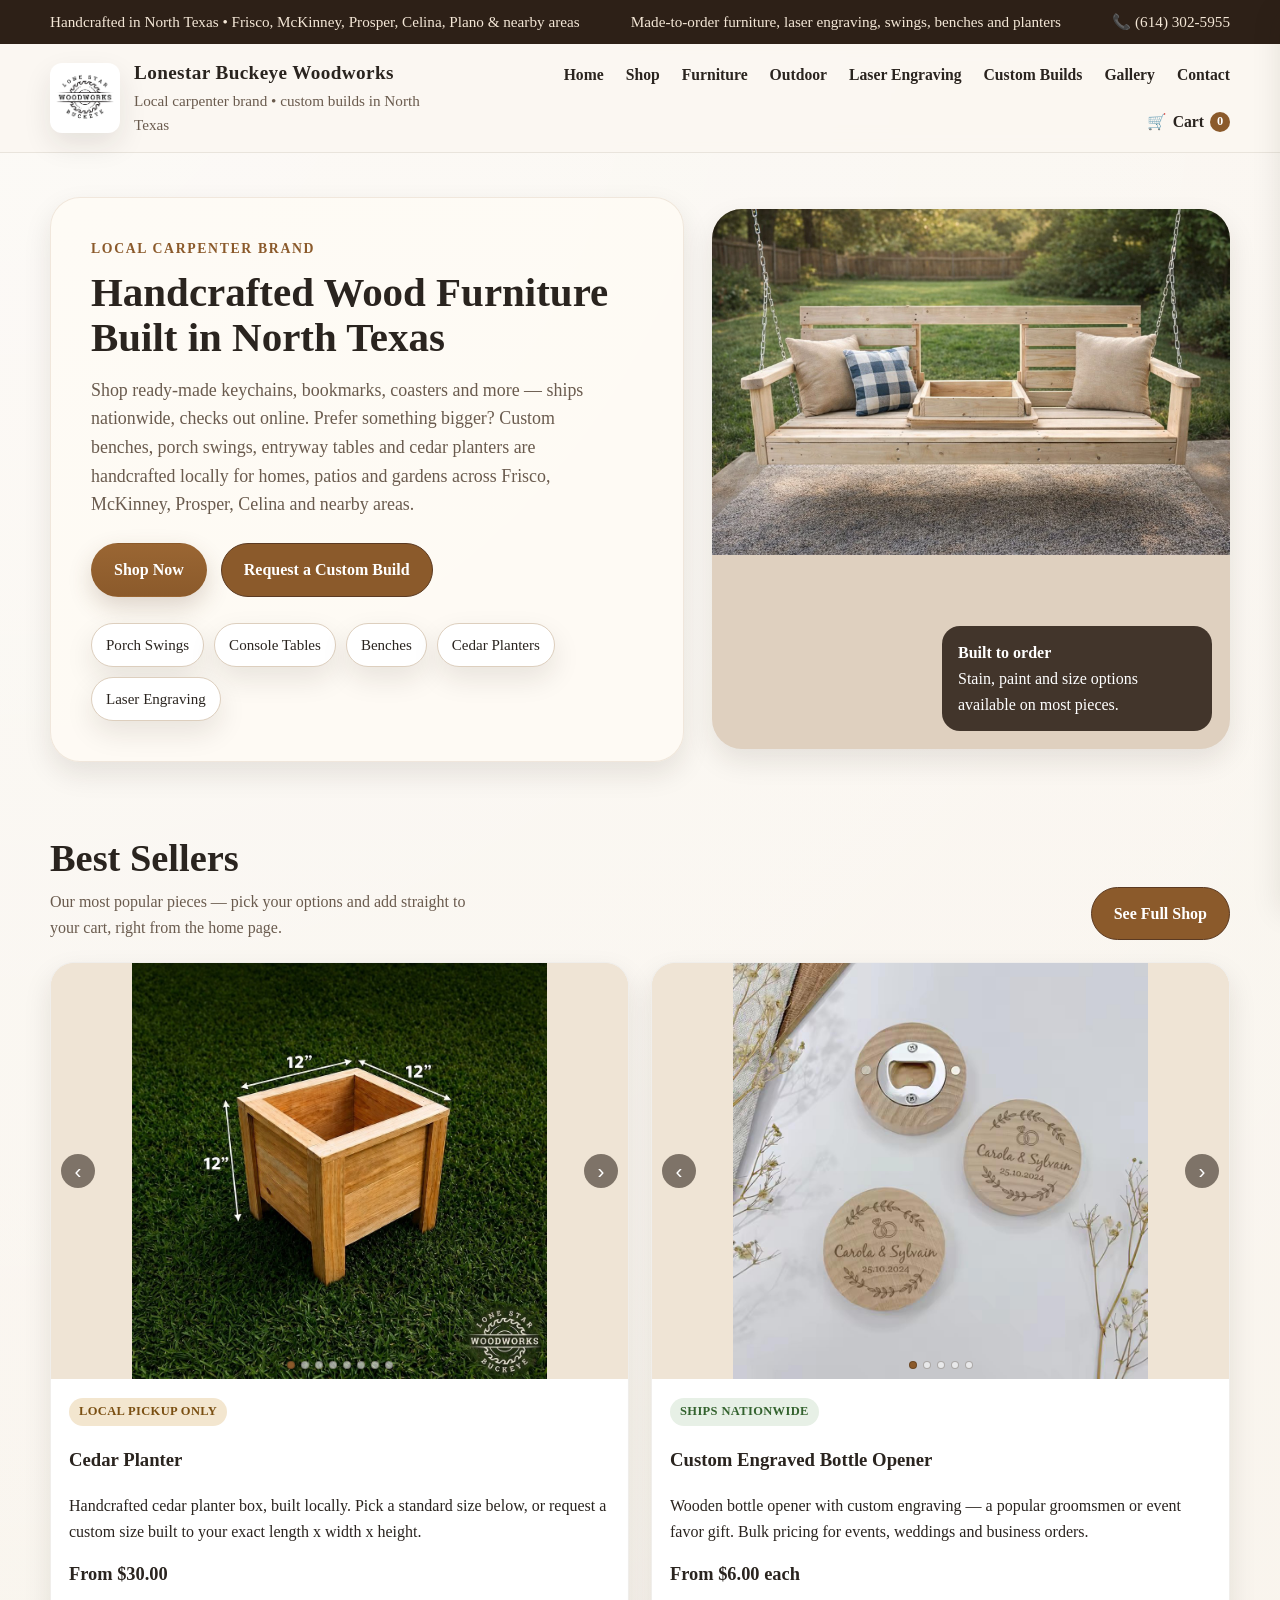
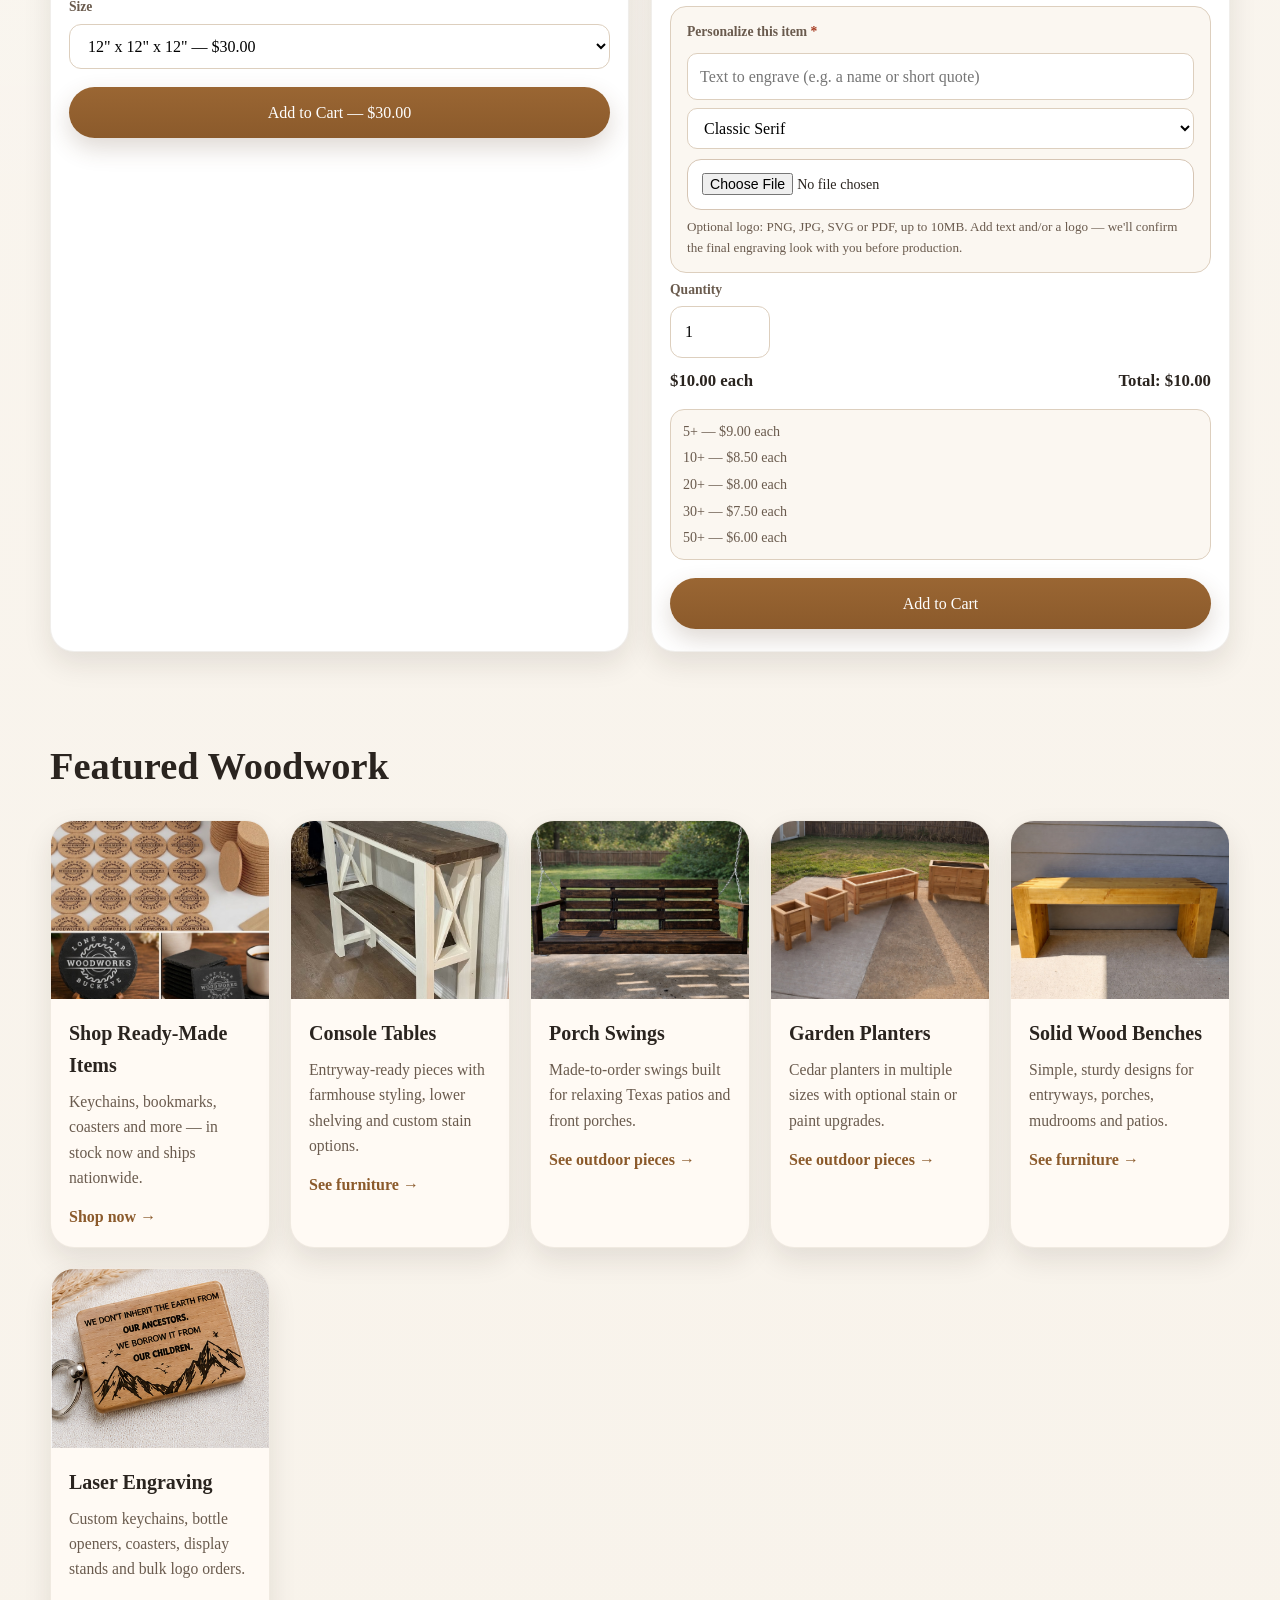
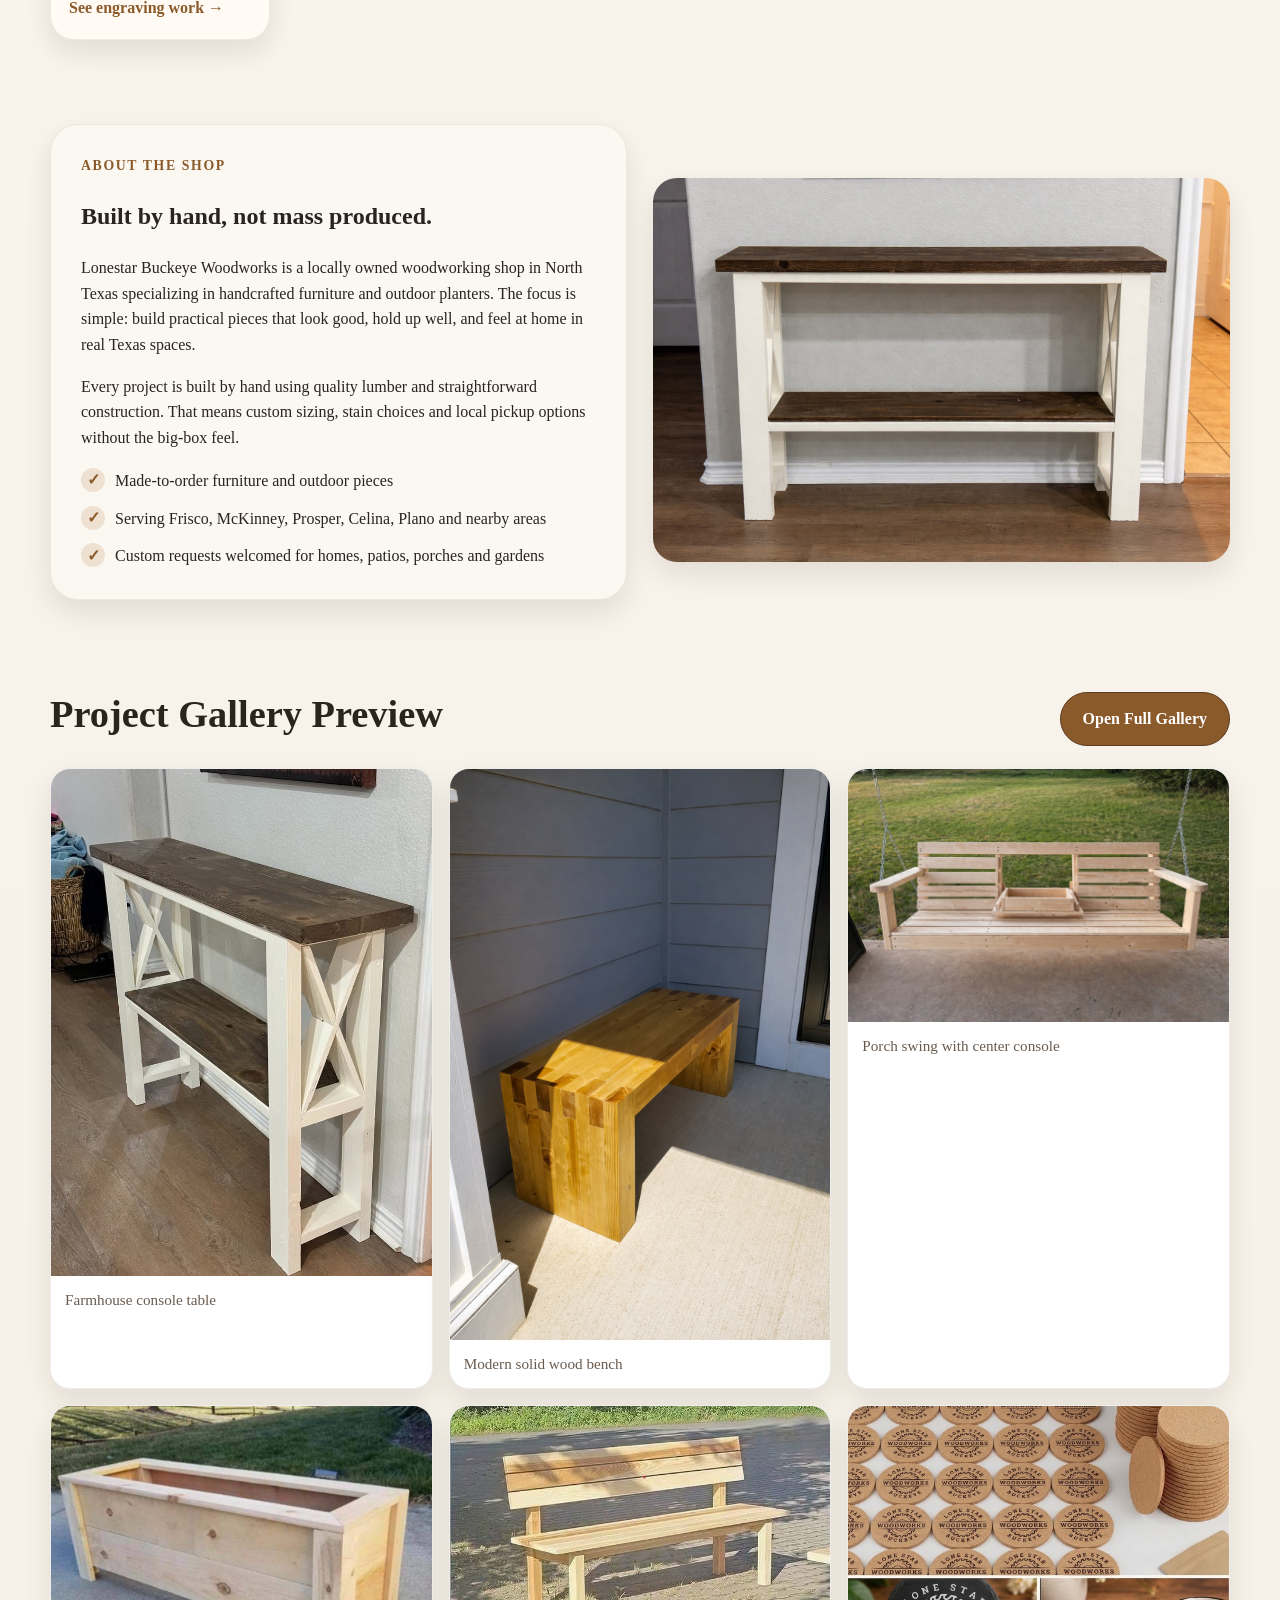
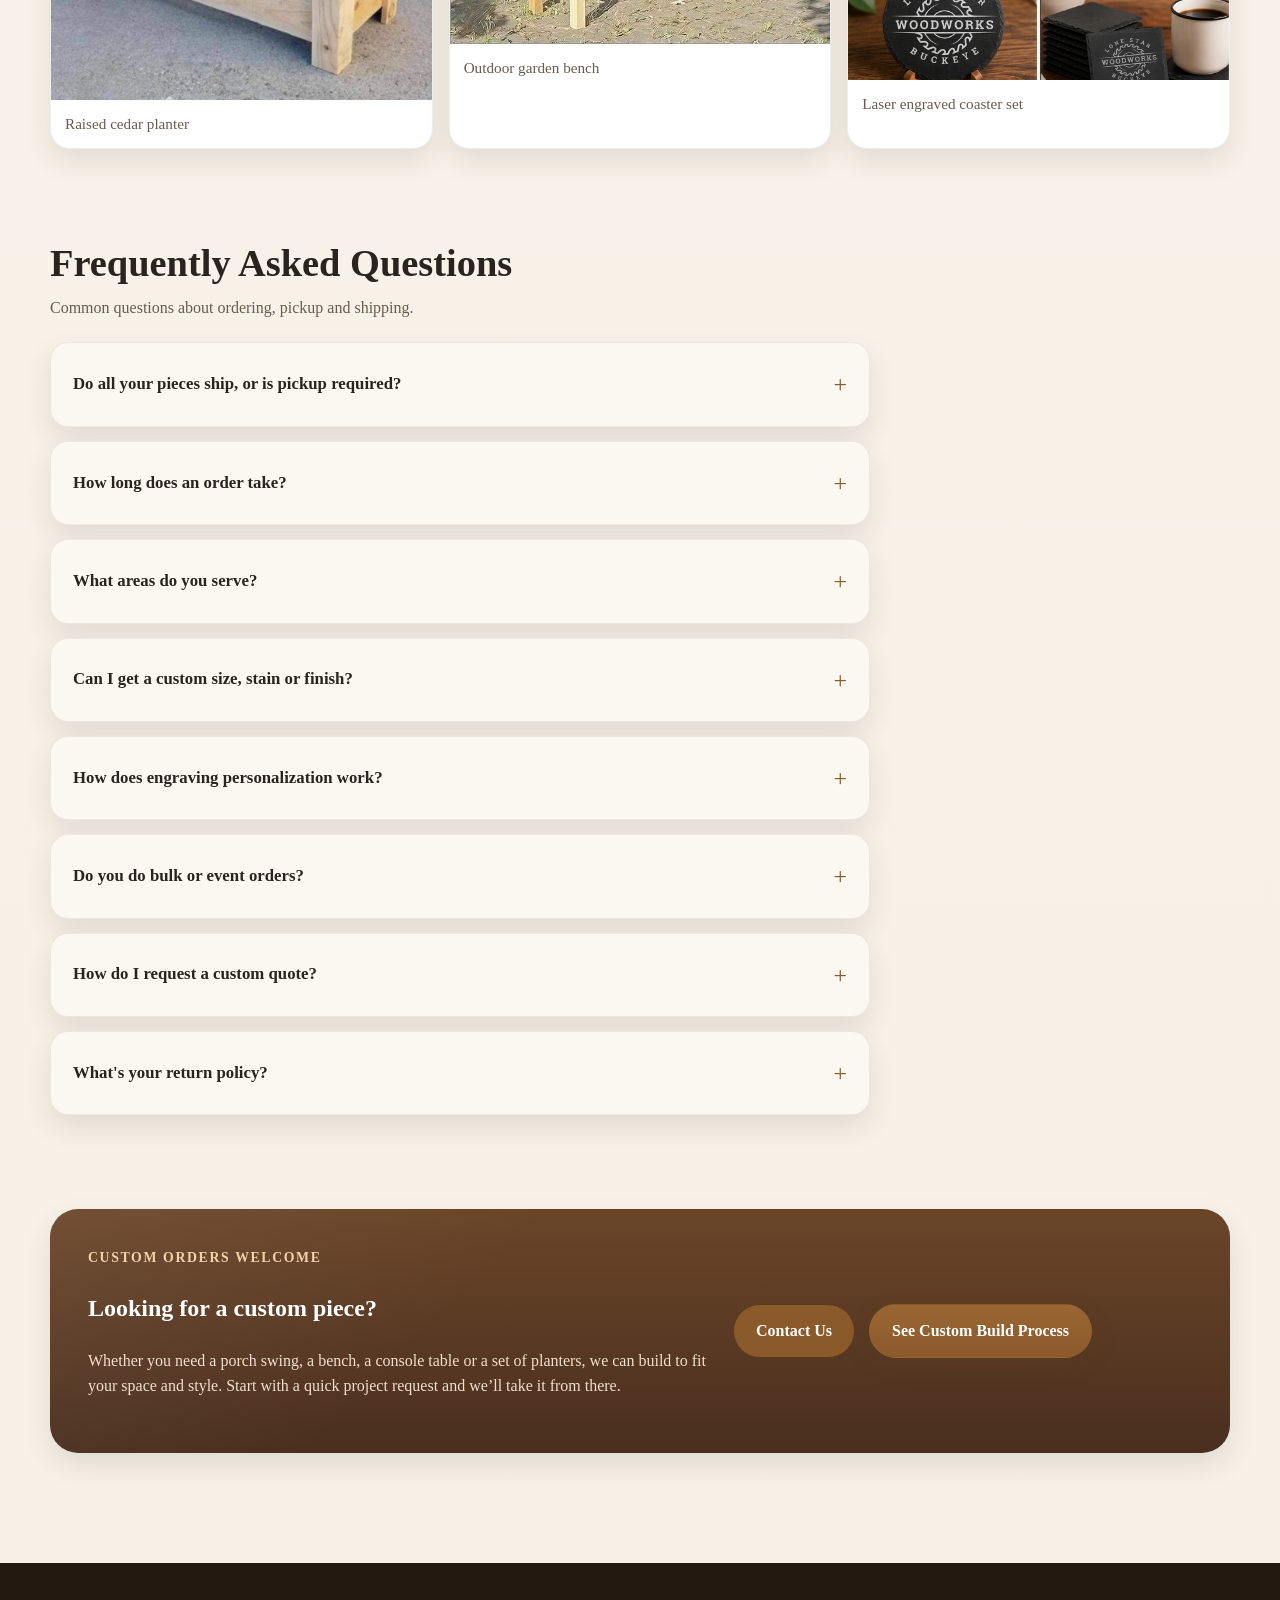
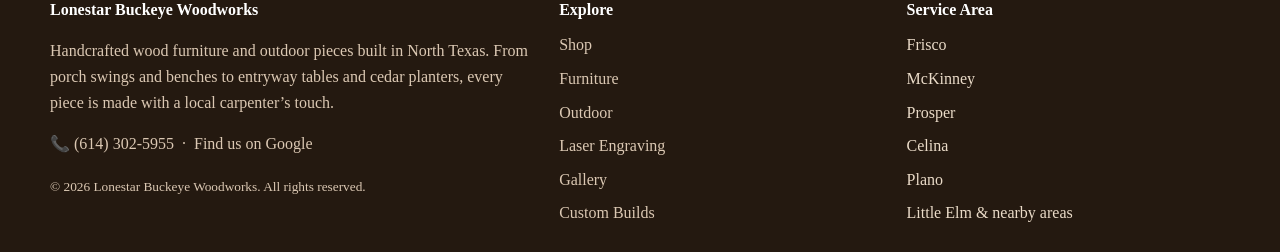
<file: index.html>
<!DOCTYPE html>
<html lang="en">
<head>
  <meta charset="UTF-8">
  <meta name="viewport" content="width=device-width, initial-scale=1.0">
  <title>Home | Lonestar Buckeye Woodworks</title>
  <meta name="description" content="Handcrafted wood furniture in Frisco, Texas. Porch swings, benches, console tables and cedar planters built locally in North Texas.">
  <link rel="icon" href="images/logo.png">
  <link rel="canonical" href="https://lonestarbuckeyes.com/">
  <link rel="preload" as="image" href="images/hero-swing.jpg" fetchpriority="high">
  <meta property="og:type" content="website">
  <meta property="og:site_name" content="Lonestar Buckeye Woodworks">
  <meta property="og:title" content="Lonestar Buckeye Woodworks | Handcrafted Wood Furniture in North Texas">
  <meta property="og:description" content="Handcrafted wood furniture in Frisco, Texas. Porch swings, benches, console tables and cedar planters built locally in North Texas.">
  <meta property="og:url" content="https://lonestarbuckeyes.com/">
  <meta property="og:image" content="https://lonestarbuckeyes.com/images/hero-swing.jpg">
  <meta name="twitter:card" content="summary_large_image">
  <meta name="twitter:title" content="Lonestar Buckeye Woodworks | Handcrafted Wood Furniture in North Texas">
  <meta name="twitter:description" content="Handcrafted wood furniture in Frisco, Texas. Porch swings, benches, console tables and cedar planters built locally.">
  <meta name="twitter:image" content="https://lonestarbuckeyes.com/images/hero-swing.jpg">
  <script type="application/ld+json">
  {
    "@context": "https://schema.org",
    "@type": "LocalBusiness",
    "name": "Lonestar Buckeye Woodworks",
    "url": "https://lonestarbuckeyes.com/",
    "image": "https://lonestarbuckeyes.com/images/hero-swing.jpg",
    "logo": "https://lonestarbuckeyes.com/images/logo.png",
    "description": "Handcrafted wood furniture, outdoor pieces and laser engraving built locally in North Texas.",
    "telephone": "+1-614-302-5955",
    "priceRange": "$$",
    "address": {
      "@type": "PostalAddress",
      "addressLocality": "Frisco",
      "addressRegion": "TX",
      "addressCountry": "US"
    },
    "areaServed": ["Frisco, TX", "McKinney, TX", "Prosper, TX", "Celina, TX", "Plano, TX", "Little Elm, TX"],
    "sameAs": ["https://g.page/r/CWdROURqW8jrEBM/"],
    "makesOffer": [
      { "@type": "Offer", "itemOffered": { "@type": "Product", "name": "Porch Swings" } },
      { "@type": "Offer", "itemOffered": { "@type": "Product", "name": "Console Tables" } },
      { "@type": "Offer", "itemOffered": { "@type": "Product", "name": "Benches" } },
      { "@type": "Offer", "itemOffered": { "@type": "Product", "name": "Cedar Planters" } },
      { "@type": "Offer", "itemOffered": { "@type": "Product", "name": "Laser Engraving" } }
    ]
  }
  </script>
  <script type="application/ld+json">
  {
    "@context": "https://schema.org",
    "@type": "FAQPage",
    "mainEntity": [
      {
        "@type": "Question",
        "name": "Do all your pieces ship, or is pickup required?",
        "acceptedAnswer": { "@type": "Answer", "text": "Small engraved goods — keychains, bookmarks, coasters, bottle openers and cutting boards — ship anywhere in the US. Furniture and outdoor pieces like porch swings, benches, console tables and cedar planters are built locally and available for local pickup only, within about 50 miles of McKinney, TX." }
      },
      {
        "@type": "Question",
        "name": "How long does an order take?",
        "acceptedAnswer": { "@type": "Answer", "text": "Most custom furniture and outdoor pieces — porch swings, benches, console tables, planters — take about 7-20 days depending on size and complexity. Most laser-engraved items are usually ready in 3-5 days. We'll confirm a specific timeline when you request a quote or place your order." }
      },
      {
        "@type": "Question",
        "name": "What areas do you serve?",
        "acceptedAnswer": { "@type": "Answer", "text": "We're based in North Texas and regularly build for customers in Frisco, McKinney, Prosper, Celina, Plano, Little Elm and nearby areas. Enter your ZIP code at checkout on any pickup item to confirm you're in range." }
      },
      {
        "@type": "Question",
        "name": "Can I get a custom size, stain or finish?",
        "acceptedAnswer": { "@type": "Answer", "text": "Yes. Most furniture and outdoor pieces offer custom sizing along with stain or paint options — porch swings include an optional stained-finish upgrade at checkout, and anything outside our standard sizes can be quoted through the contact form." }
      },
      {
        "@type": "Question",
        "name": "How does engraving personalization work?",
        "acceptedAnswer": { "@type": "Answer", "text": "On any customizable item, add the text you want engraved (with a font choice) and/or upload a logo — PNG, JPG, SVG or PDF, up to 10MB — before checking out. We'll confirm the final engraving look with you before production begins." }
      },
      {
        "@type": "Question",
        "name": "Do you do bulk or event orders?",
        "acceptedAnswer": { "@type": "Answer", "text": "Yes — laser-engraved items are popular for weddings, HOA gifts, closing gifts, realtor gifts and business branding. Quantity pricing on keychains, bookmarks and bottle openers drops automatically at higher counts, or reach out for a custom bulk quote on larger orders." }
      },
      {
        "@type": "Question",
        "name": "How do I request a custom quote?",
        "acceptedAnswer": { "@type": "Answer", "text": "Use the contact form to share your project type, approximate size, finish preferences and any inspiration photos or sketches — we'll follow up to talk through options, timing and pricing." }
      },
      {
        "@type": "Question",
        "name": "What's your return policy?",
        "acceptedAnswer": { "@type": "Answer", "text": "Because every piece is custom-built to order, we don't accept general returns or refunds. That said, if you're truly unsatisfied with anything, we want to make it right — for laser-engraved items, email us at <a href=\"mailto:info.lonestarbuckeye@gmail.com\">info.lonestarbuckeye@gmail.com</a> and we'll work with you directly; for larger custom furniture and outdoor orders, we'll fix whatever the issue is." }
      }
    ]
  }
  </script>
  <link rel="stylesheet" href="style.css">
</head>
<body>

<div class="topbar">
  <div class="container">
    <div>Handcrafted in North Texas • Frisco, McKinney, Prosper, Celina, Plano & nearby areas</div>
    <div>Made-to-order furniture, laser engraving, swings, benches and planters</div>
    <div><a href="tel:+16143025955">📞 (614) 302-5955</a></div>
  </div>
</div>
<header class="site-header">
  <div class="container nav-wrap">
    <a class="brand" href="index.html">
      <img src="images/logo.png" width="500" height="500" alt="Lonestar Buckeye Woodworks logo">
      <div class="brand-text">
        <strong>Lonestar Buckeye Woodworks</strong>
        <span>Local carpenter brand • custom builds in North Texas</span>
      </div>
    </a>
    <nav class="nav" aria-label="Primary">
      <a href="index.html">Home</a>
      <a href="shop.html">Shop</a>
      <a href="furniture.html">Furniture</a>
      <a href="outdoor.html">Outdoor</a>
      <a href="laser-engraving.html">Laser Engraving</a>
      <a href="custom-builds.html">Custom Builds</a>
      <a href="gallery.html">Gallery</a>
      <a href="contact.html">Contact</a>
      <a href="cart.html" id="cart-nav-toggle" class="cart-link"><span aria-hidden="true">🛒</span> Cart <span class="cart-badge">0</span></a>
    </nav>
  </div>
</header>


<main>
  <section class="hero">
    <div class="container hero-grid">
      <div class="hero-copy">
        <div class="eyebrow">Local Carpenter Brand</div>
        <h1>Handcrafted Wood Furniture Built in North Texas</h1>
        <p>Shop ready-made keychains, bookmarks, coasters and more — ships nationwide, checks out online. Prefer something bigger? Custom benches, porch swings, entryway tables and cedar planters are handcrafted locally for homes, patios and gardens across Frisco, McKinney, Prosper, Celina and nearby areas.</p>
        <div class="hero-actions">
          <a class="btn btn-primary" href="shop.html">Shop Now</a>
          <a class="btn btn-secondary" href="contact.html">Request a Custom Build</a>
        </div>
        <div class="service-tags">
          <span>Porch Swings</span>
          <span>Console Tables</span>
          <span>Benches</span>
          <span>Cedar Planters</span>
          <span>Laser Engraving</span>
        </div>
      </div>
      <div class="hero-photo">
        <img src="images/hero-swing.jpg" width="1536" height="1024" alt="Handcrafted porch swing by Lonestar Buckeye Woodworks" fetchpriority="high">
        <div class="hero-badge">
          <strong>Built to order</strong>
          Stain, paint and size options available on most pieces.
        </div>
      </div>
    </div>
  </section>

  <section class="section">
    <div class="container">
      <div class="section-title">
        <div>
          <h2>Best Sellers</h2>
          <p>Our most popular pieces — pick your options and add straight to your cart, right from the home page.</p>
        </div>
        <a class="btn btn-secondary" href="shop.html">See Full Shop</a>
      </div>
      <div class="product-grid" id="home-best-sellers-grid"></div>
    </div>
  </section>

  <section class="section">
    <div class="container">
      <div class="section-title">
        <div>
          <h2>Featured Woodwork</h2>
        </div>
      </div>

      <div class="card-grid">
        <a class="card" href="shop.html">
          <div class="card-media"><img src="images/laser-coaster-collage.jpg" width="1216" height="876" alt="Ready-made shop items" loading="lazy"></div>
          <div class="card-body">
            <h3>Shop Ready-Made Items</h3>
            <p>Keychains, bookmarks, coasters and more — in stock now and ships nationwide.</p>
            <span class="link-arrow">Shop now →</span>
          </div>
        </a>

        <a class="card" href="furniture.html#console-tables">
          <div class="card-media"><img src="images/console-table.jpg" width="720" height="960" alt="Farmhouse console table" loading="lazy"></div>
          <div class="card-body">
            <h3>Console Tables</h3>
            <p>Entryway-ready pieces with farmhouse styling, lower shelving and custom stain options.</p>
            <span class="link-arrow">See furniture →</span>
          </div>
        </a>

        <a class="card" href="outdoor.html#porch-swings">
          <div class="card-media"><img src="images/swing-finished.jpg" width="1536" height="1024" alt="Dark stained porch swing" loading="lazy"></div>
          <div class="card-body">
            <h3>Porch Swings</h3>
            <p>Made-to-order swings built for relaxing Texas patios and front porches.</p>
            <span class="link-arrow">See outdoor pieces →</span>
          </div>
        </a>

        <a class="card" href="outdoor.html#planters">
          <div class="card-media"><img src="images/planter-group.jpg" width="1024" height="1536" alt="Cedar planter collection" loading="lazy"></div>
          <div class="card-body">
            <h3>Garden Planters</h3>
            <p>Cedar planters in multiple sizes with optional stain or paint upgrades.</p>
            <span class="link-arrow">See outdoor pieces →</span>
          </div>
        </a>

        <a class="card" href="furniture.html#benches">
          <div class="card-media"><img src="images/bench-front.jpg" width="1536" height="1024" alt="Solid wood bench" loading="lazy"></div>
          <div class="card-body">
            <h3>Solid Wood Benches</h3>
            <p>Simple, sturdy designs for entryways, porches, mudrooms and patios.</p>
            <span class="link-arrow">See furniture →</span>
          </div>
        </a>

        <a class="card" href="laser-engraving.html">
          <div class="card-media"><img src="images/laser-keychain-custom-6.png" width="376" height="481" alt="Laser engraved wood keychain" loading="lazy"></div>
          <div class="card-body">
            <h3>Laser Engraving</h3>
            <p>Custom keychains, bottle openers, coasters, display stands and bulk logo orders.</p>
            <span class="link-arrow">See engraving work →</span>
          </div>
        </a>
      </div>
    </div>
  </section>

  <section class="section">
    <div class="container about">
      <div class="panel">
        <div class="eyebrow">About the shop</div>
        <h2>Built by hand, not mass produced.</h2>
        <p>Lonestar Buckeye Woodworks is a locally owned woodworking shop in North Texas specializing in handcrafted furniture and outdoor planters. The focus is simple: build practical pieces that look good, hold up well, and feel at home in real Texas spaces.</p>
        <p>Every project is built by hand using quality lumber and straightforward construction. That means custom sizing, stain choices and local pickup options without the big-box feel.</p>
        <div class="checklist">
          <div><span class="check">✓</span><span>Made-to-order furniture and outdoor pieces</span></div>
          <div><span class="check">✓</span><span>Serving Frisco, McKinney, Prosper, Celina, Plano and nearby areas</span></div>
          <div><span class="check">✓</span><span>Custom requests welcomed for homes, patios, porches and gardens</span></div>
        </div>
      </div>
      <div class="hero-mini">
        <img src="images/console-front.jpg" width="1536" height="1024" alt="Entryway console table by Lonestar Buckeye Woodworks" loading="lazy">
      </div>
    </div>
  </section>

  <section class="section">
    <div class="container">
      <div class="section-title">
        <div>
          <h2>Project Gallery Preview</h2>
        </div>
        <a class="btn btn-secondary" href="gallery.html">Open Full Gallery</a>
      </div>

      <div class="gallery-grid">
        <figure><img src="images/console-table.jpg" width="720" height="960" alt="Console table" loading="lazy"><figcaption>Farmhouse console table</figcaption></figure>
        <figure><img src="images/bench-side.jpg" width="1024" height="1536" alt="Modern bench" loading="lazy"><figcaption>Modern solid wood bench</figcaption></figure>
        <figure><img src="images/swing-console.jpg" width="1536" height="1024" alt="Porch swing with console" loading="lazy"><figcaption>Porch swing with center console</figcaption></figure>
        <figure><img src="images/planter-large.jpg" width="960" height="742" alt="Raised planter" loading="lazy"><figcaption>Raised cedar planter</figcaption></figure>
        <figure><img src="images/garden-bench.jpg" width="651" height="408" alt="Garden bench" loading="lazy"><figcaption>Outdoor garden bench</figcaption></figure>
        <figure><img src="images/laser-coaster-collage.jpg" width="1216" height="876" alt="Laser engraved coasters" loading="lazy"><figcaption>Laser engraved coaster set</figcaption></figure>
      </div>
    </div>
  </section>

  <section class="section" id="faq">
    <div class="container">
      <div class="section-title">
        <div>
          <h2>Frequently Asked Questions</h2>
          <p>Common questions about ordering, pickup and shipping.</p>
        </div>
      </div>
      <div class="faq-list">
        <details class="faq-item">
          <summary>Do all your pieces ship, or is pickup required?</summary>
          <p>Small engraved goods — keychains, bookmarks, coasters, bottle openers and cutting boards — ship anywhere in the US. Furniture and outdoor pieces like porch swings, benches, console tables and cedar planters are built locally and available for local pickup only, within about 50 miles of McKinney, TX.</p>
        </details>
        <details class="faq-item">
          <summary>How long does an order take?</summary>
          <p>Most custom furniture and outdoor pieces — porch swings, benches, console tables, planters — take about 7-20 days depending on size and complexity. Most laser-engraved items are usually ready in 3-5 days. We'll confirm a specific timeline when you request a quote or place your order.</p>
        </details>
        <details class="faq-item">
          <summary>What areas do you serve?</summary>
          <p>We're based in North Texas and regularly build for customers in Frisco, McKinney, Prosper, Celina, Plano, Little Elm and nearby areas. Enter your ZIP code at checkout on any pickup item to confirm you're in range.</p>
        </details>
        <details class="faq-item">
          <summary>Can I get a custom size, stain or finish?</summary>
          <p>Yes. Most furniture and outdoor pieces offer custom sizing along with stain or paint options — porch swings include an optional stained-finish upgrade at checkout, and anything outside our standard sizes can be quoted through the contact form.</p>
        </details>
        <details class="faq-item">
          <summary>How does engraving personalization work?</summary>
          <p>On any customizable item, add the text you want engraved (with a font choice) and/or upload a logo — PNG, JPG, SVG or PDF, up to 10MB — before checking out. We'll confirm the final engraving look with you before production begins.</p>
        </details>
        <details class="faq-item">
          <summary>Do you do bulk or event orders?</summary>
          <p>Yes — laser-engraved items are popular for weddings, HOA gifts, closing gifts, realtor gifts and business branding. Quantity pricing on keychains, bookmarks and bottle openers drops automatically at higher counts, or reach out for a custom bulk quote on larger orders.</p>
        </details>
        <details class="faq-item">
          <summary>How do I request a custom quote?</summary>
          <p>Use the contact form to share your project type, approximate size, finish preferences and any inspiration photos or sketches — we'll follow up to talk through options, timing and pricing.</p>
        </details>
        <details class="faq-item">
          <summary>What's your return policy?</summary>
          <p>Because every piece is custom-built to order, we don't accept general returns or refunds. That said, if you're truly unsatisfied with anything, we want to make it right — for laser-engraved items, email us at <a href="mailto:info.lonestarbuckeye@gmail.com">info.lonestarbuckeye@gmail.com</a> and we'll work with you directly; for larger custom furniture and outdoor orders, we'll fix whatever the issue is.</p>
        </details>
      </div>
    </div>
  </section>

  <section class="cta">
    <div class="container">
      <div class="cta-box">
        <div>
          <div class="eyebrow" style="color:#f2d2a9">Custom orders welcome</div>
          <h2>Looking for a custom piece?</h2>
          <p>Whether you need a porch swing, a bench, a console table or a set of planters, we can build to fit your space and style. Start with a quick project request and we’ll take it from there.</p>
        </div>
        <div style="display:flex; gap:14px; flex-wrap:wrap; justify-content:flex-start">
          <a class="btn btn-secondary" href="contact.html">Contact Us</a>
          <a class="btn btn-primary" href="custom-builds.html">See Custom Build Process</a>
        </div>
      </div>
    </div>
  </section>
</main>


<footer class="footer">
  <div class="container footer-grid">
    <div>
      <h4>Lonestar Buckeye Woodworks</h4>
      <p>Handcrafted wood furniture and outdoor pieces built in North Texas. From porch swings and benches to entryway tables and cedar planters, every piece is made with a local carpenter’s touch.</p>
      <p class="footer-contact"><a href="tel:+16143025955">📞 (614) 302-5955</a> &nbsp;·&nbsp; <a href="https://g.page/r/CWdROURqW8jrEBM/" target="_blank" rel="noopener">Find us on Google</a></p>
      <small>© <span id="year"></span> Lonestar Buckeye Woodworks. All rights reserved.</small>
    </div>
    <div>
      <h4>Explore</h4>
      <div class="list">
        <a href="shop.html">Shop</a>
        <a href="furniture.html">Furniture</a>
        <a href="outdoor.html">Outdoor</a>
        <a href="laser-engraving.html">Laser Engraving</a>
        <a href="gallery.html">Gallery</a>
        <a href="custom-builds.html">Custom Builds</a>
      </div>
    </div>
    <div>
      <h4>Service Area</h4>
      <div class="list">
        <span>Frisco</span>
        <span>McKinney</span>
        <span>Prosper</span>
        <span>Celina</span>
        <span>Plano</span>
        <span>Little Elm & nearby areas</span>
      </div>
    </div>
  </div>
</footer>
<script src="script.js"></script>
<script src="products.js"></script>
<script src="cart.js"></script>

</body>
</html>
</file>
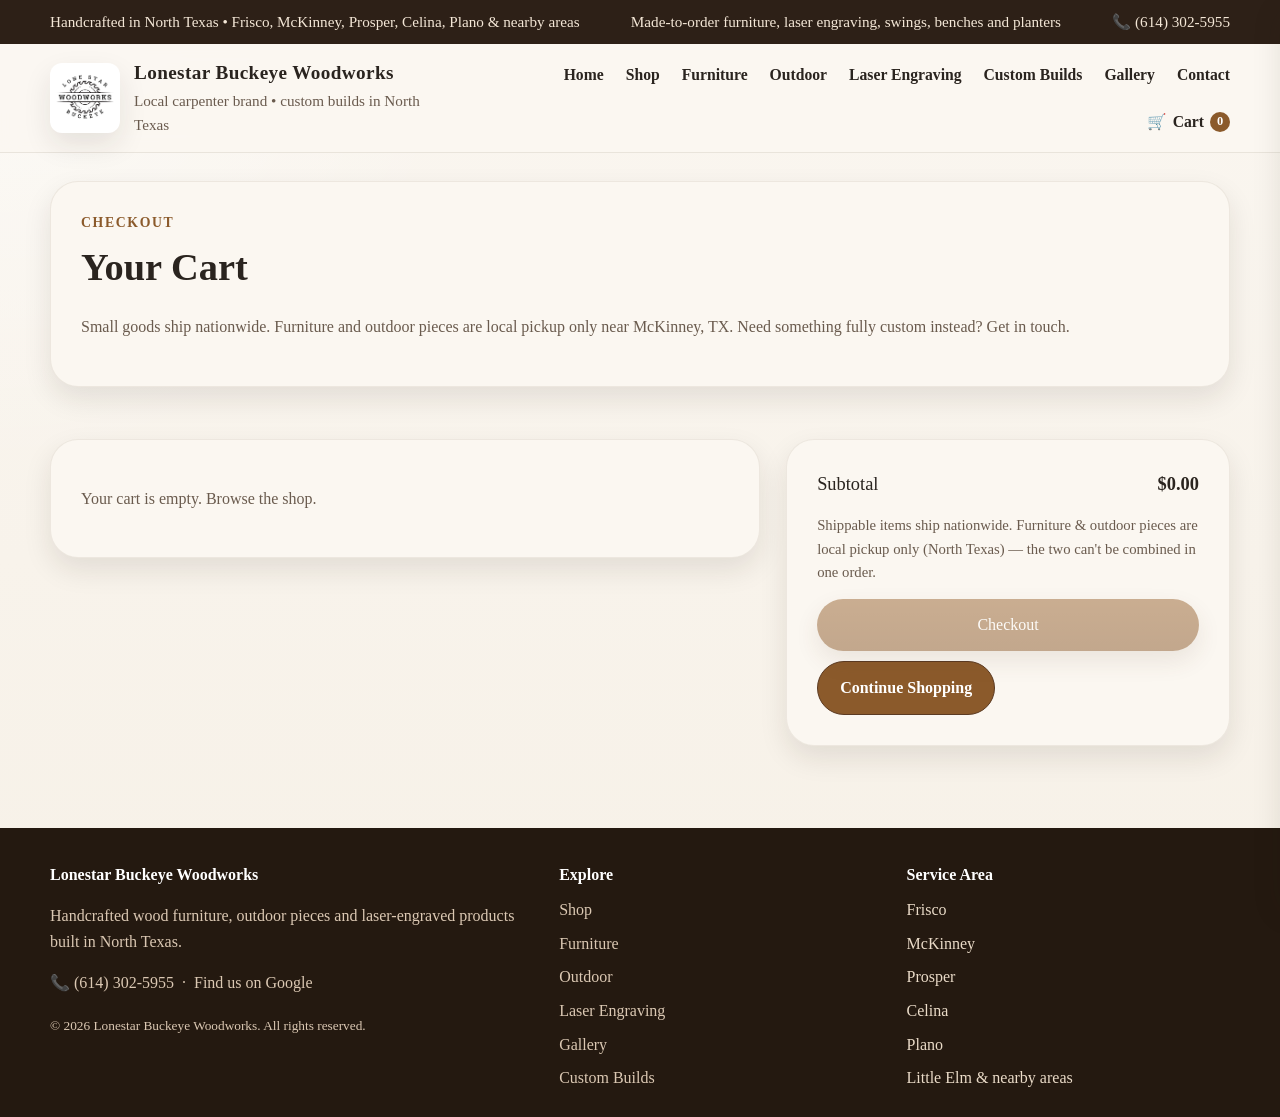
<file: cart.html>
<!DOCTYPE html>
<html lang="en">
<head>
  <meta charset="UTF-8">
  <meta name="viewport" content="width=device-width, initial-scale=1.0">
  <title>Your Cart | Lonestar Buckeye Woodworks</title>
  <meta name="description" content="Review your cart of laser-engraved gifts and small goods from Lonestar Buckeye Woodworks before checking out with Stripe.">
  <meta name="robots" content="noindex">
  <link rel="icon" href="images/logo.png">
  <link rel="canonical" href="https://lonestarbuckeyes.com/cart.html">
  <link rel="stylesheet" href="style.css">
</head>
<body>

<div class="topbar">
  <div class="container">
    <div>Handcrafted in North Texas • Frisco, McKinney, Prosper, Celina, Plano & nearby areas</div>
    <div>Made-to-order furniture, laser engraving, swings, benches and planters</div>
    <div><a href="tel:+16143025955">📞 (614) 302-5955</a></div>
  </div>
</div>

<header class="site-header">
  <div class="container nav-wrap">
    <a class="brand" href="index.html">
      <img src="images/logo.png" width="500" height="500" alt="Lonestar Buckeye Woodworks logo">
      <div class="brand-text">
        <strong>Lonestar Buckeye Woodworks</strong>
        <span>Local carpenter brand • custom builds in North Texas</span>
      </div>
    </a>
    <nav class="nav" aria-label="Primary">
      <a href="index.html">Home</a>
      <a href="shop.html">Shop</a>
      <a href="furniture.html">Furniture</a>
      <a href="outdoor.html">Outdoor</a>
      <a href="laser-engraving.html">Laser Engraving</a>
      <a href="custom-builds.html">Custom Builds</a>
      <a href="gallery.html">Gallery</a>
      <a href="contact.html">Contact</a>
      <a href="cart.html" id="cart-nav-toggle" class="cart-link"><span aria-hidden="true">🛒</span> Cart <span class="cart-badge">0</span></a>
    </nav>
  </div>
</header>

<main>
  <section class="page-hero">
    <div class="container">
      <div class="panel" style="grid-template-columns:1fr">
        <div>
          <div class="eyebrow">Checkout</div>
          <h1>Your Cart</h1>
          <p>Small goods ship nationwide. Furniture and outdoor pieces are local pickup only near McKinney, TX. Need something fully custom instead? <a href="contact.html">Get in touch</a>.</p>
        </div>
      </div>
    </div>
  </section>

  <section class="section">
    <div class="container">
      <div class="cart-page-grid">
        <div id="cart-page-items" class="panel"></div>

        <div class="panel cart-summary">
          <div class="cart-summary-row"><span>Subtotal</span><strong id="cart-page-subtotal">$0.00</strong></div>
          <p class="note" data-fulfillment-note></p>
          <button id="cart-page-checkout" class="btn btn-primary" type="button">Checkout</button>
          <a href="shop.html" class="btn btn-secondary" style="margin-top:10px">Continue Shopping</a>
        </div>
      </div>
    </div>
  </section>
</main>

<footer class="footer">
  <div class="container footer-grid">
    <div>
      <h4>Lonestar Buckeye Woodworks</h4>
      <p>Handcrafted wood furniture, outdoor pieces and laser-engraved products built in North Texas.</p>
      <p class="footer-contact"><a href="tel:+16143025955">📞 (614) 302-5955</a> &nbsp;·&nbsp; <a href="https://g.page/r/CWdROURqW8jrEBM/" target="_blank" rel="noopener">Find us on Google</a></p>
      <small>© <span id="year"></span> Lonestar Buckeye Woodworks. All rights reserved.</small>
    </div>
    <div>
      <h4>Explore</h4>
      <div class="list">
        <a href="shop.html">Shop</a>
        <a href="furniture.html">Furniture</a>
        <a href="outdoor.html">Outdoor</a>
        <a href="laser-engraving.html">Laser Engraving</a>
        <a href="gallery.html">Gallery</a>
        <a href="custom-builds.html">Custom Builds</a>
      </div>
    </div>
    <div>
      <h4>Service Area</h4>
      <div class="list">
        <span>Frisco</span>
        <span>McKinney</span>
        <span>Prosper</span>
        <span>Celina</span>
        <span>Plano</span>
        <span>Little Elm & nearby areas</span>
      </div>
    </div>
  </div>
</footer>

<script src="script.js"></script>
<script src="products.js"></script>
<script src="cart.js"></script>
</body>
</html>
</file>
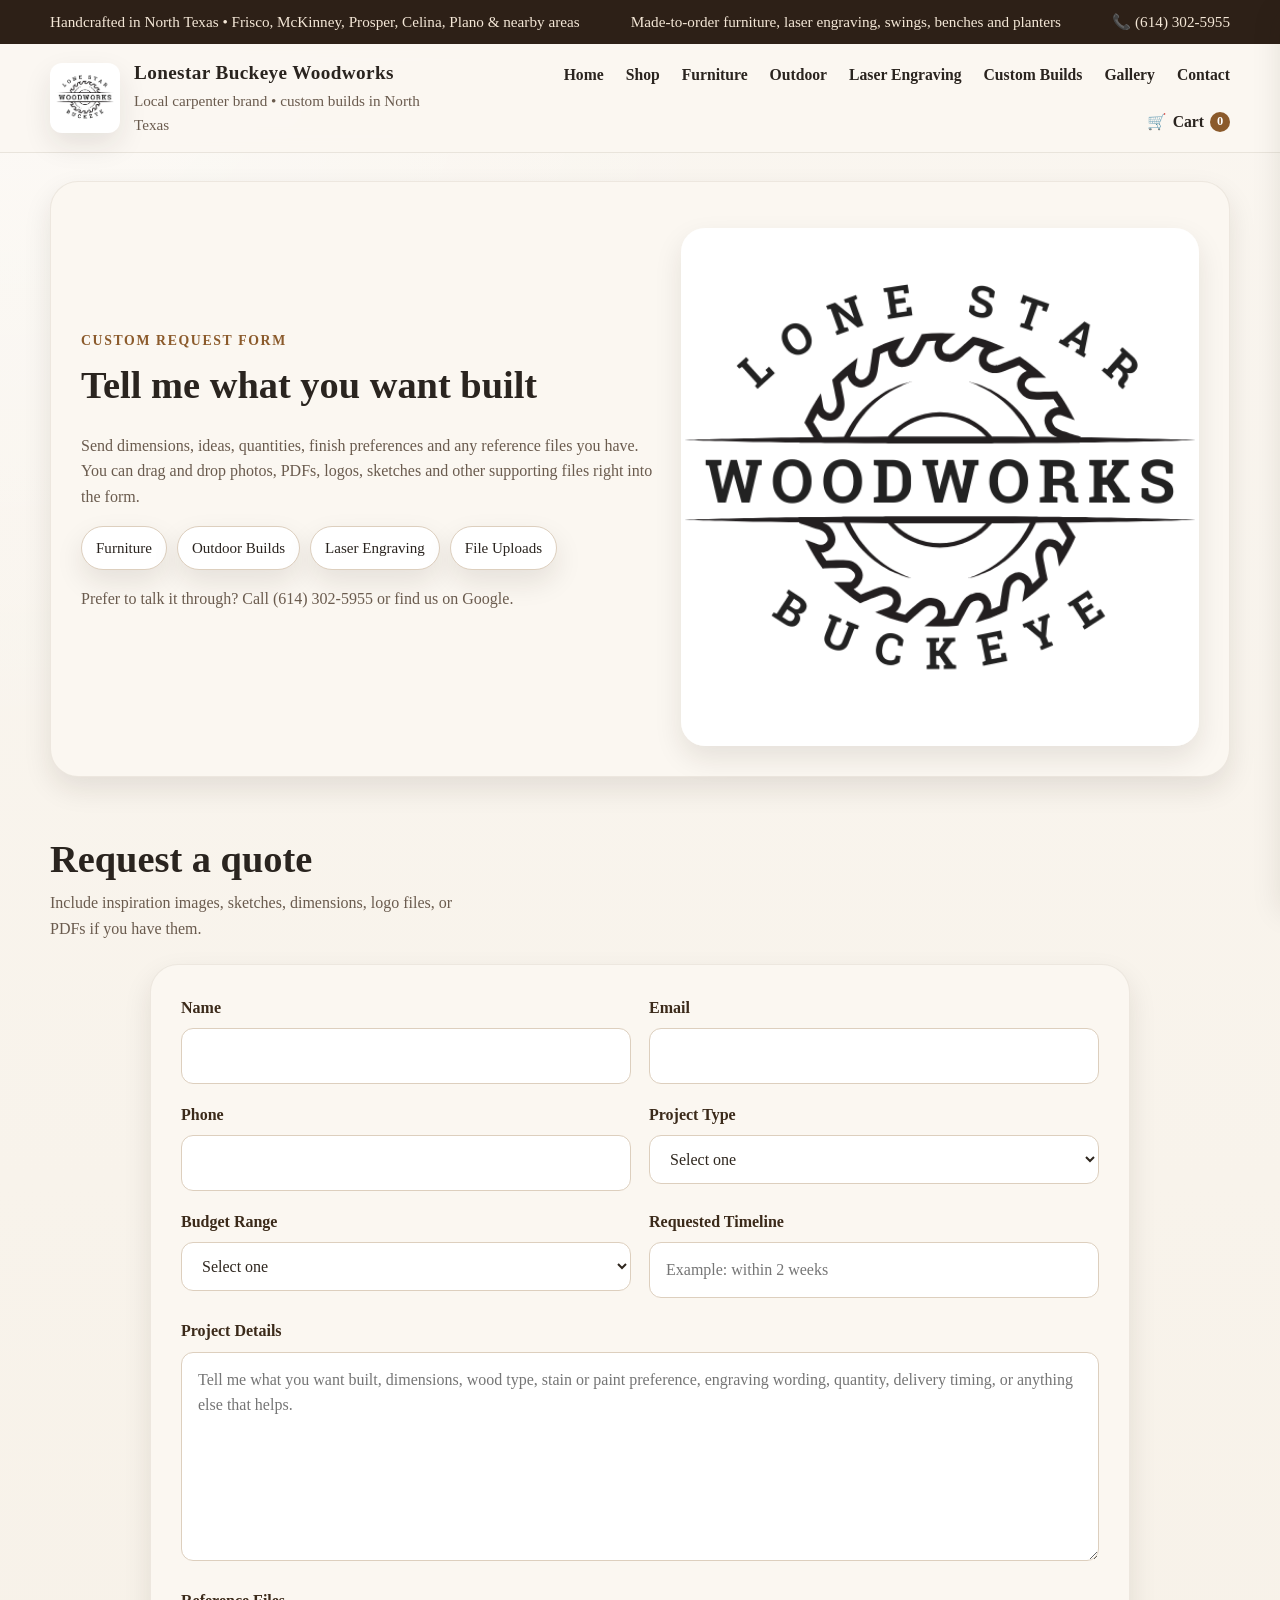
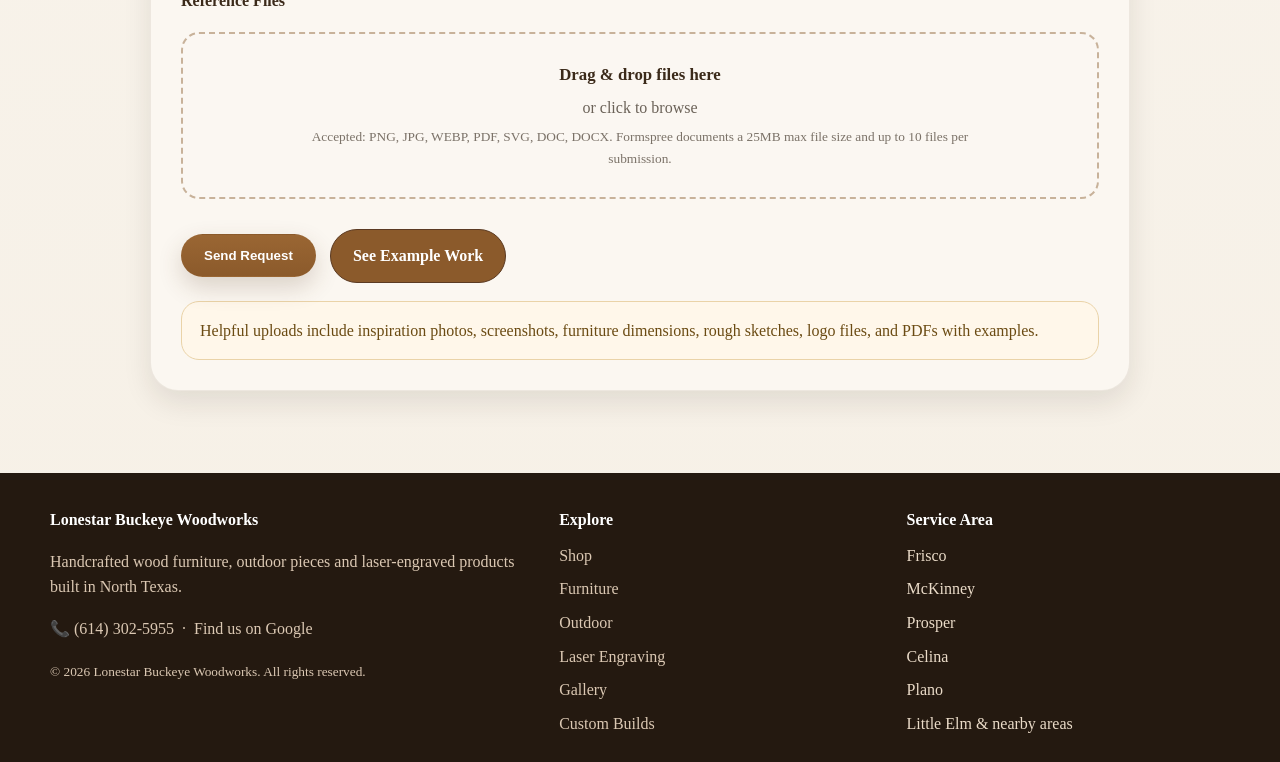
<file: contact.html>
<!DOCTYPE html>
<html lang="en">
<head>
  <meta charset="UTF-8">
  <meta name="viewport" content="width=device-width, initial-scale=1.0">
  <title>Contact | Lonestar Buckeye Woodworks</title>
  <meta name="description" content="Request a custom woodworking or laser engraving quote from Lonestar Buckeye Woodworks in Frisco, Texas. Upload photos, sketches or logo files.">
  <link rel="icon" href="images/logo.png">
  <link rel="canonical" href="https://lonestarbuckeyes.com/contact.html">
  <meta property="og:type" content="website">
  <meta property="og:site_name" content="Lonestar Buckeye Woodworks">
  <meta property="og:title" content="Contact | Lonestar Buckeye Woodworks">
  <meta property="og:description" content="Request a custom woodworking or laser engraving quote from Lonestar Buckeye Woodworks in Frisco, Texas. Upload photos, sketches or logo files.">
  <meta property="og:url" content="https://lonestarbuckeyes.com/contact.html">
  <meta property="og:image" content="https://lonestarbuckeyes.com/images/logo.png">
  <meta name="twitter:card" content="summary_large_image">
  <meta name="twitter:title" content="Contact | Lonestar Buckeye Woodworks">
  <meta name="twitter:description" content="Request a custom woodworking or laser engraving quote from Lonestar Buckeye Woodworks in Frisco, Texas.">
  <meta name="twitter:image" content="https://lonestarbuckeyes.com/images/logo.png">
  <script type="application/ld+json">
  {
    "@context": "https://schema.org",
    "@type": "BreadcrumbList",
    "itemListElement": [
      { "@type": "ListItem", "position": 1, "name": "Home", "item": "https://lonestarbuckeyes.com/" },
      { "@type": "ListItem", "position": 2, "name": "Contact", "item": "https://lonestarbuckeyes.com/contact.html" }
    ]
  }
  </script>
  <link rel="stylesheet" href="style.css">
</head>
<body>
<div class="topbar">
  <div class="container">
    <div>Handcrafted in North Texas • Frisco, McKinney, Prosper, Celina, Plano & nearby areas</div>
    <div>Made-to-order furniture, laser engraving, swings, benches and planters</div>
    <div><a href="tel:+16143025955">📞 (614) 302-5955</a></div>
  </div>
</div>
<header class="site-header">
  <div class="container nav-wrap">
    <a class="brand" href="index.html">
      <img src="images/logo.png" width="500" height="500" alt="Lonestar Buckeye Woodworks logo">
      <div class="brand-text">
        <strong>Lonestar Buckeye Woodworks</strong>
        <span>Local carpenter brand • custom builds in North Texas</span>
      </div>
    </a>
    <nav class="nav" aria-label="Primary">
      <a href="index.html">Home</a>
      <a href="shop.html">Shop</a>
      <a href="furniture.html">Furniture</a>
      <a href="outdoor.html">Outdoor</a>
      <a href="laser-engraving.html">Laser Engraving</a>
      <a href="custom-builds.html">Custom Builds</a>
      <a href="gallery.html">Gallery</a>
      <a href="contact.html">Contact</a>
      <a href="cart.html" id="cart-nav-toggle" class="cart-link"><span aria-hidden="true">🛒</span> Cart <span class="cart-badge">0</span></a>
    </nav>
  </div>
</header>

<main>
  <section class="page-hero">
    <div class="container">
      <div class="panel">
        <div>
          <div class="eyebrow">Custom request form</div>
          <h1>Tell me what you want built</h1>
          <p>Send dimensions, ideas, quantities, finish preferences and any reference files you have. You can drag and drop photos, PDFs, logos, sketches and other supporting files right into the form.</p>
          <div class="service-tags">
            <span>Furniture</span><span>Outdoor Builds</span><span>Laser Engraving</span><span>File Uploads</span>
          </div>
          <p>Prefer to talk it through? Call <a href="tel:+16143025955">(614) 302-5955</a> or <a href="https://g.page/r/CWdROURqW8jrEBM/" target="_blank" rel="noopener">find us on Google</a>.</p>
        </div>
        <div class="hero-mini"><img src="images/logo.png" width="500" height="500" alt="Lonestar Buckeye Woodworks logo"></div>
      </div>
    </div>
  </section>

  <section class="section">
    <div class="container">
      <div class="section-title">
        <div>
          <h2>Request a quote</h2>
          <p>Include inspiration images, sketches, dimensions, logo files, or PDFs if you have them.</p>
        </div>
      </div>

      <div class="panel contact-panel">
        <form id="quote-form" class="contact-form" action="https://formspree.io/f/mbdpvgzd" method="POST" enctype="multipart/form-data">
          <input type="hidden" name="_subject" value="New custom order request from lonestarbuckeyes.com">
          <input type="hidden" name="_replyto" value="">
          <input type="text" name="_gotcha" style="display:none">

          <div class="form-grid">
            <div><label for="name">Name</label><input type="text" id="name" name="name" required></div>
            <div><label for="email">Email</label><input type="email" id="email" name="email" required></div>
            <div><label for="phone">Phone</label><input type="text" id="phone" name="phone"></div>
            <div>
              <label for="projectType">Project Type</label>
              <select id="projectType" name="projectType" required>
                <option value="">Select one</option>
                <option>Furniture</option>
                <option>Outdoor Build</option>
                <option>Laser Engraving</option>
                <option>Custom Build</option>
                <option>Business / Bulk Order</option>
              </select>
            </div>
            <div>
              <label for="budget">Budget Range</label>
              <select id="budget" name="budget">
                <option value="">Select one</option>
                <option>Under $100</option>
                <option>$100 - $250</option>
                <option>$250 - $500</option>
                <option>$500 - $1,000</option>
                <option>$1,000+</option>
              </select>
            </div>
            <div><label for="timeline">Requested Timeline</label><input type="text" id="timeline" name="timeline" placeholder="Example: within 2 weeks"></div>
          </div>

          <div>
            <label for="message">Project Details</label>
            <textarea id="message" name="message" rows="7" placeholder="Tell me what you want built, dimensions, wood type, stain or paint preference, engraving wording, quantity, delivery timing, or anything else that helps." required></textarea>
          </div>

          <div class="upload-wrap">
            <label for="referenceFiles">Reference Files</label>
            <div id="dropzone" class="dropzone" tabindex="0" aria-describedby="fileHelp">
              <input type="file" id="referenceFiles" name="referenceFiles" accept=".png,.jpg,.jpeg,.webp,.pdf,.svg,.doc,.docx" multiple>
              <div class="dropzone-inner">
                <strong>Drag & drop files here</strong>
                <span>or click to browse</span>
                <small id="fileHelp">Accepted: PNG, JPG, WEBP, PDF, SVG, DOC, DOCX. Formspree documents a 25MB max file size and up to 10 files per submission.</small>
              </div>
            </div>
            <ul id="fileList" class="file-list" aria-live="polite"></ul>
          </div>

          <div class="form-actions">
            <button type="submit" class="btn btn-primary">Send Request</button>
            <a class="btn btn-secondary" href="gallery.html">See Example Work</a>
          </div>
        </form>
        <div class="notice form-note">Helpful uploads include inspiration photos, screenshots, furniture dimensions, rough sketches, logo files, and PDFs with examples.</div>
      </div>
    </div>
  </section>
</main>

<footer class="footer">
  <div class="container footer-grid">
    <div>
      <h4>Lonestar Buckeye Woodworks</h4>
      <p>Handcrafted wood furniture, outdoor pieces and laser-engraved products built in North Texas.</p>
      <p class="footer-contact"><a href="tel:+16143025955">📞 (614) 302-5955</a> &nbsp;·&nbsp; <a href="https://g.page/r/CWdROURqW8jrEBM/" target="_blank" rel="noopener">Find us on Google</a></p>
      <small>© <span id="year"></span> Lonestar Buckeye Woodworks. All rights reserved.</small>
    </div>
    <div>
      <h4>Explore</h4>
      <div class="list">
        <a href="shop.html">Shop</a><a href="furniture.html">Furniture</a><a href="outdoor.html">Outdoor</a><a href="laser-engraving.html">Laser Engraving</a><a href="gallery.html">Gallery</a><a href="custom-builds.html">Custom Builds</a>
      </div>
    </div>
    <div>
      <h4>Service Area</h4>
      <div class="list"><span>Frisco</span><span>McKinney</span><span>Prosper</span><span>Celina</span><span>Plano</span><span>Little Elm & nearby areas</span></div>
    </div>
  </div>
</footer>
<script src="script.js"></script>
<script src="products.js"></script>
<script src="cart.js"></script>
<script>
(function() {
  const input = document.getElementById('referenceFiles');
  const list = document.getElementById('fileList');
  const zone = document.getElementById('dropzone');
  const form = document.getElementById('quote-form');
  const emailInput = document.getElementById('email');
  function syncReplyTo() {
    const hidden = form.querySelector('input[name="_replyto"]');
    if (hidden) hidden.value = emailInput.value.trim();
  }
  function renderFiles(files) {
    list.innerHTML = '';
    Array.from(files || []).forEach(file => {
      const li = document.createElement('li');
      li.textContent = `${file.name} (${(file.size / (1024 * 1024)).toFixed(2)} MB)`;
      list.appendChild(li);
    });
  }
  emailInput.addEventListener('input', syncReplyTo);
  syncReplyTo();
  input.addEventListener('change', () => renderFiles(input.files));
  ['dragenter','dragover'].forEach(name => zone.addEventListener(name, e => {
    e.preventDefault(); e.stopPropagation(); zone.classList.add('is-dragover');
  }));
  ['dragleave','drop'].forEach(name => zone.addEventListener(name, e => {
    e.preventDefault(); e.stopPropagation(); zone.classList.remove('is-dragover');
  }));
  zone.addEventListener('drop', e => {
    const dt = e.dataTransfer;
    if (!dt || !dt.files || !dt.files.length) return;
    const transfer = new DataTransfer();
    Array.from(dt.files).forEach(file => transfer.items.add(file));
    input.files = transfer.files;
    renderFiles(input.files);
  });
  zone.addEventListener('click', () => input.click());
  zone.addEventListener('keydown', e => {
    if (e.key === 'Enter' || e.key === ' ') { e.preventDefault(); input.click(); }
  });
})();
</script>
</body>
</html>
</file>
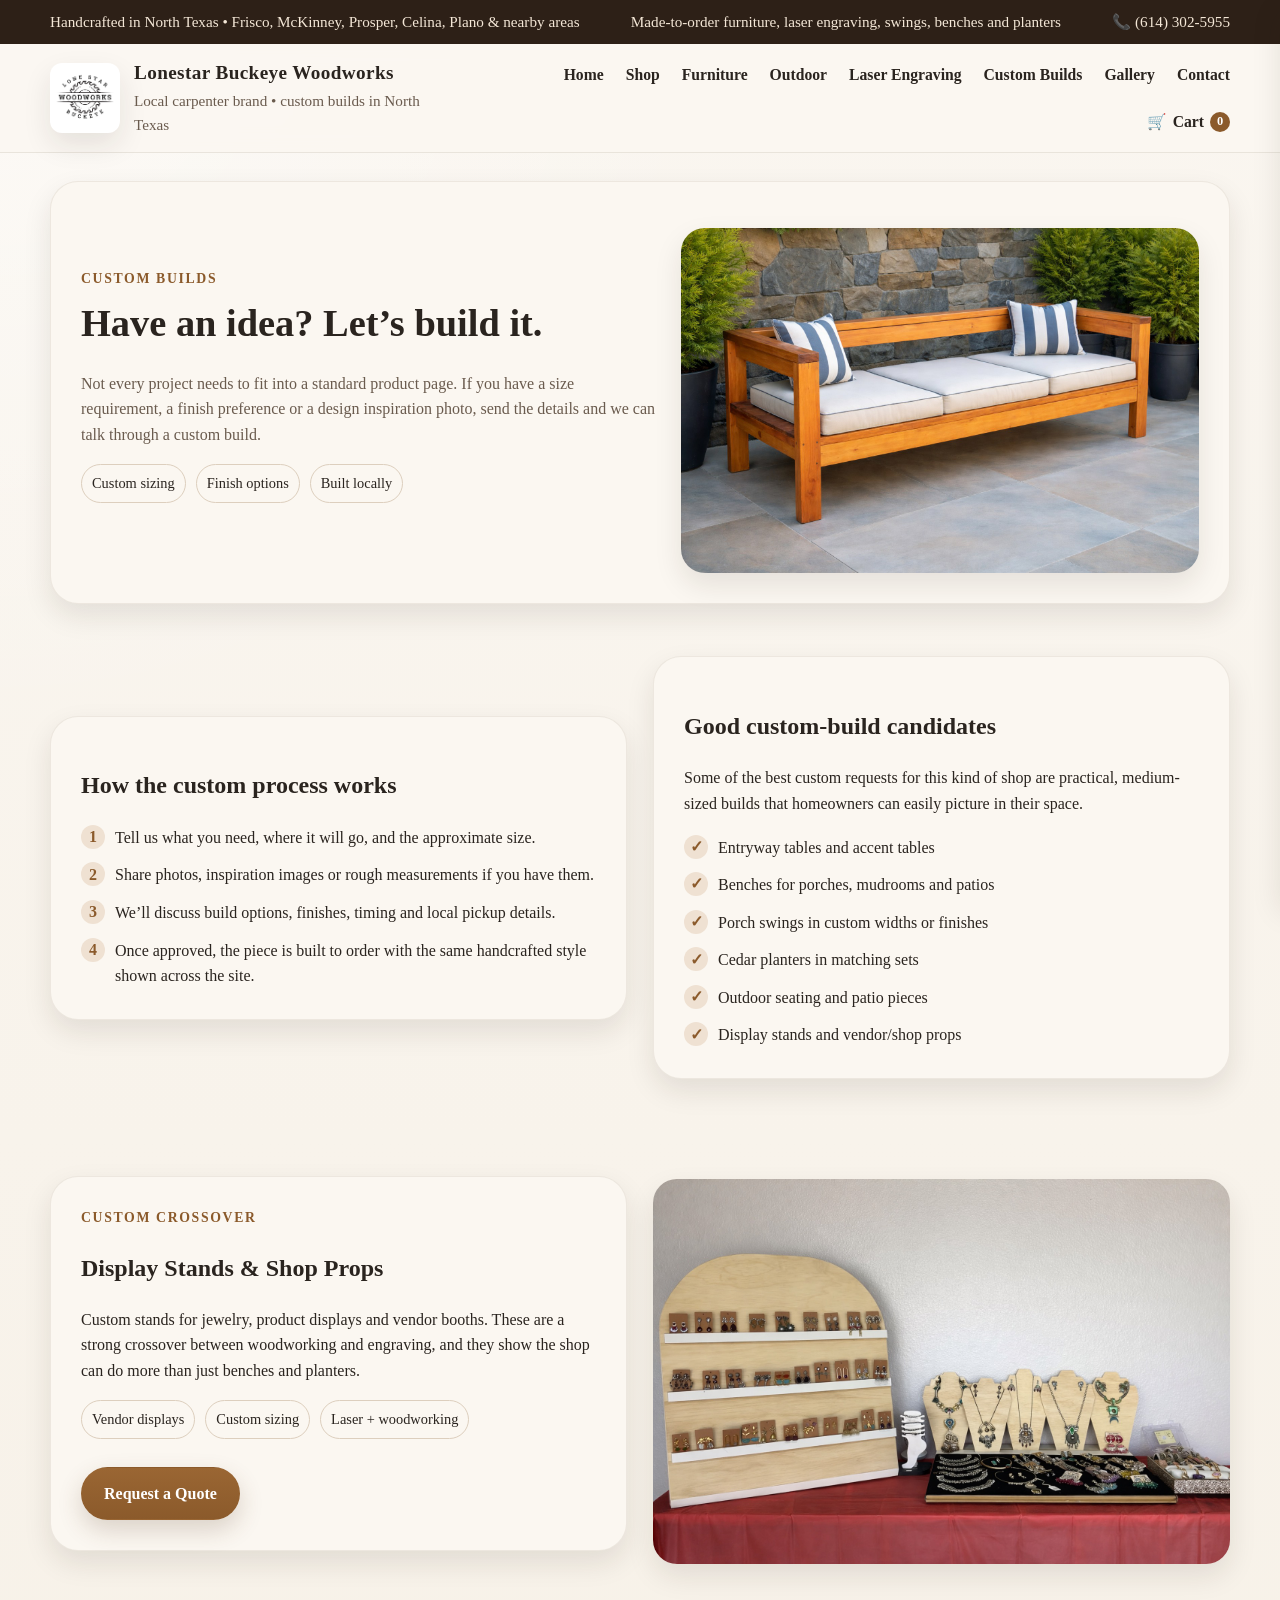
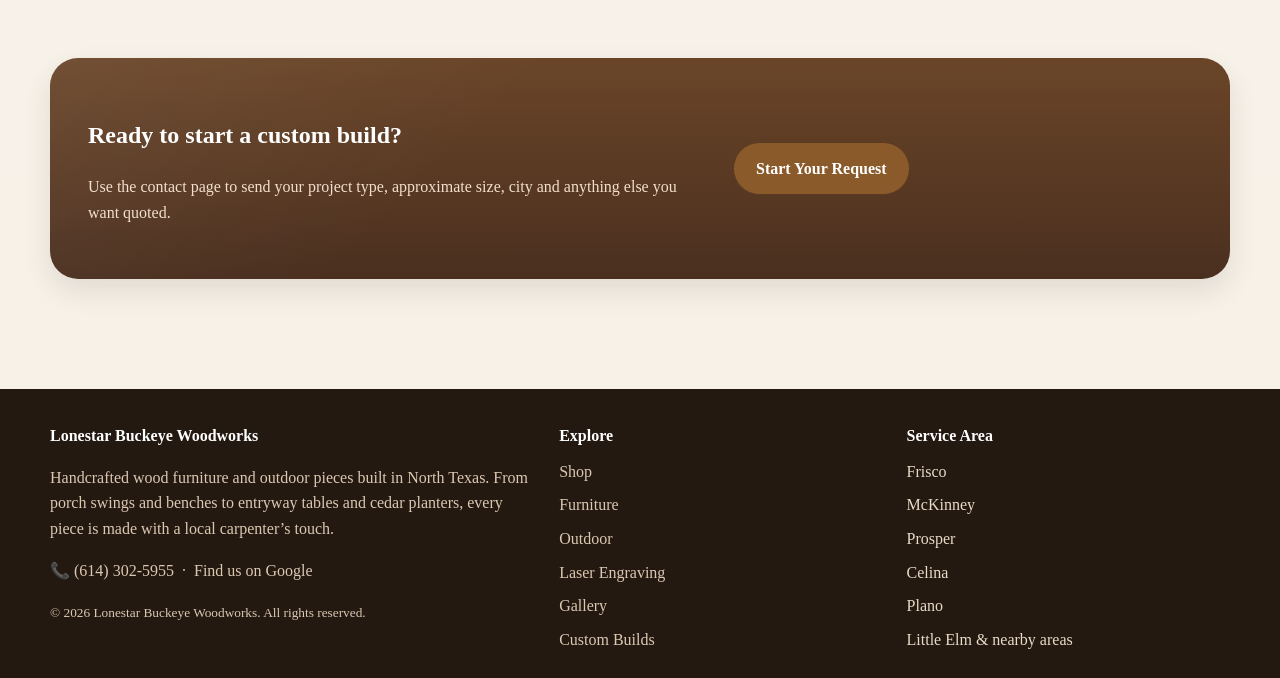
<file: custom-builds.html>
<!DOCTYPE html>
<html lang="en">
<head>
  <meta charset="UTF-8">
  <meta name="viewport" content="width=device-width, initial-scale=1.0">
  <title>Custom Builds | Lonestar Buckeye Woodworks</title>
  <meta name="description" content="Request a custom woodworking project from Lonestar Buckeye Woodworks in Frisco, Texas — furniture, outdoor builds and display stands to fit your space.">
  <link rel="icon" href="images/logo.png">
  <link rel="canonical" href="https://lonestarbuckeyes.com/custom-builds.html">
  <meta property="og:type" content="website">
  <meta property="og:site_name" content="Lonestar Buckeye Woodworks">
  <meta property="og:title" content="Custom Builds | Lonestar Buckeye Woodworks">
  <meta property="og:description" content="Request a custom woodworking project from Lonestar Buckeye Woodworks in Frisco, Texas — furniture, outdoor builds and display stands to fit your space.">
  <meta property="og:url" content="https://lonestarbuckeyes.com/custom-builds.html">
  <meta property="og:image" content="https://lonestarbuckeyes.com/images/patio-sofa.jpg">
  <meta name="twitter:card" content="summary_large_image">
  <meta name="twitter:title" content="Custom Builds | Lonestar Buckeye Woodworks">
  <meta name="twitter:description" content="Request a custom woodworking project from Lonestar Buckeye Woodworks in Frisco, Texas.">
  <meta name="twitter:image" content="https://lonestarbuckeyes.com/images/patio-sofa.jpg">
  <script type="application/ld+json">
  {
    "@context": "https://schema.org",
    "@type": "BreadcrumbList",
    "itemListElement": [
      { "@type": "ListItem", "position": 1, "name": "Home", "item": "https://lonestarbuckeyes.com/" },
      { "@type": "ListItem", "position": 2, "name": "Custom Builds", "item": "https://lonestarbuckeyes.com/custom-builds.html" }
    ]
  }
  </script>
  <link rel="stylesheet" href="style.css">
</head>
<body>

<div class="topbar">
  <div class="container">
    <div>Handcrafted in North Texas • Frisco, McKinney, Prosper, Celina, Plano & nearby areas</div>
    <div>Made-to-order furniture, laser engraving, swings, benches and planters</div>
    <div><a href="tel:+16143025955">📞 (614) 302-5955</a></div>
  </div>
</div>
<header class="site-header">
  <div class="container nav-wrap">
    <a class="brand" href="index.html">
      <img src="images/logo.png" width="500" height="500" alt="Lonestar Buckeye Woodworks logo">
      <div class="brand-text">
        <strong>Lonestar Buckeye Woodworks</strong>
        <span>Local carpenter brand • custom builds in North Texas</span>
      </div>
    </a>
    <nav class="nav" aria-label="Primary">
      <a href="index.html">Home</a>
      <a href="shop.html">Shop</a>
      <a href="furniture.html">Furniture</a>
      <a href="outdoor.html">Outdoor</a>
      <a href="laser-engraving.html">Laser Engraving</a>
      <a href="custom-builds.html">Custom Builds</a>
      <a href="gallery.html">Gallery</a>
      <a href="contact.html">Contact</a>
      <a href="cart.html" id="cart-nav-toggle" class="cart-link"><span aria-hidden="true">🛒</span> Cart <span class="cart-badge">0</span></a>
    </nav>
  </div>
</header>


<main>
  <section class="page-hero">
    <div class="container">
      <div class="panel">
        <div>
          <div class="eyebrow">Custom builds</div>
          <h1>Have an idea? Let’s build it.</h1>
          <p>Not every project needs to fit into a standard product page. If you have a size requirement, a finish preference or a design inspiration photo, send the details and we can talk through a custom build.</p>
          <div class="meta">
            <span>Custom sizing</span>
            <span>Finish options</span>
            <span>Built locally</span>
          </div>
        </div>
        <div class="hero-mini"><img src="images/patio-sofa.jpg" width="1536" height="1024" alt="Custom patio sofa style" fetchpriority="high"></div>
      </div>
    </div>
  </section>

  <section class="section">
    <div class="container about">
      <div class="panel">
        <h2>How the custom process works</h2>
        <div class="checklist">
          <div><span class="check">1</span><span>Tell us what you need, where it will go, and the approximate size.</span></div>
          <div><span class="check">2</span><span>Share photos, inspiration images or rough measurements if you have them.</span></div>
          <div><span class="check">3</span><span>We’ll discuss build options, finishes, timing and local pickup details.</span></div>
          <div><span class="check">4</span><span>Once approved, the piece is built to order with the same handcrafted style shown across the site.</span></div>
        </div>
      </div>
      <div class="panel">
        <h2>Good custom-build candidates</h2>
        <p>Some of the best custom requests for this kind of shop are practical, medium-sized builds that homeowners can easily picture in their space.</p>
        <div class="checklist">
          <div><span class="check">✓</span><span>Entryway tables and accent tables</span></div>
          <div><span class="check">✓</span><span>Benches for porches, mudrooms and patios</span></div>
          <div><span class="check">✓</span><span>Porch swings in custom widths or finishes</span></div>
          <div><span class="check">✓</span><span>Cedar planters in matching sets</span></div>
          <div><span class="check">✓</span><span>Outdoor seating and patio pieces</span></div>
          <div><span class="check">✓</span><span>Display stands and vendor/shop props</span></div>
        </div>
      </div>
    </div>
  </section>

  <section class="section">
    <div class="container about">
      <div class="panel">
        <div class="eyebrow">Custom crossover</div>
        <h2>Display Stands & Shop Props</h2>
        <p>Custom stands for jewelry, product displays and vendor booths. These are a strong crossover between woodworking and engraving, and they show the shop can do more than just benches and planters.</p>
        <div class="meta">
          <span>Vendor displays</span>
          <span>Custom sizing</span>
          <span>Laser + woodworking</span>
        </div>
        <a href="contact.html" class="btn btn-primary buy-now-link">Request a Quote</a>
      </div>
      <div class="hero-mini"><img src="images/jewelry-display-clean.jpg" width="1536" height="1024" alt="Custom jewelry display stands" loading="lazy"></div>
    </div>
  </section>

  <section class="cta">
    <div class="container">
      <div class="cta-box">
        <div>
          <h2>Ready to start a custom build?</h2>
          <p>Use the contact page to send your project type, approximate size, city and anything else you want quoted.</p>
        </div>
        <div>
          <a class="btn btn-secondary" href="contact.html">Start Your Request</a>
        </div>
      </div>
    </div>
  </section>
</main>


<footer class="footer">
  <div class="container footer-grid">
    <div>
      <h4>Lonestar Buckeye Woodworks</h4>
      <p>Handcrafted wood furniture and outdoor pieces built in North Texas. From porch swings and benches to entryway tables and cedar planters, every piece is made with a local carpenter’s touch.</p>
      <p class="footer-contact"><a href="tel:+16143025955">📞 (614) 302-5955</a> &nbsp;·&nbsp; <a href="https://g.page/r/CWdROURqW8jrEBM/" target="_blank" rel="noopener">Find us on Google</a></p>
      <small>© <span id="year"></span> Lonestar Buckeye Woodworks. All rights reserved.</small>
    </div>
    <div>
      <h4>Explore</h4>
      <div class="list">
        <a href="shop.html">Shop</a>
        <a href="furniture.html">Furniture</a>
        <a href="outdoor.html">Outdoor</a>
        <a href="laser-engraving.html">Laser Engraving</a>
        <a href="gallery.html">Gallery</a>
        <a href="custom-builds.html">Custom Builds</a>
      </div>
    </div>
    <div>
      <h4>Service Area</h4>
      <div class="list">
        <span>Frisco</span>
        <span>McKinney</span>
        <span>Prosper</span>
        <span>Celina</span>
        <span>Plano</span>
        <span>Little Elm & nearby areas</span>
      </div>
    </div>
  </div>
</footer>
<script src="script.js"></script>
<script src="products.js"></script>
<script src="cart.js"></script>

</body>
</html>
</file>
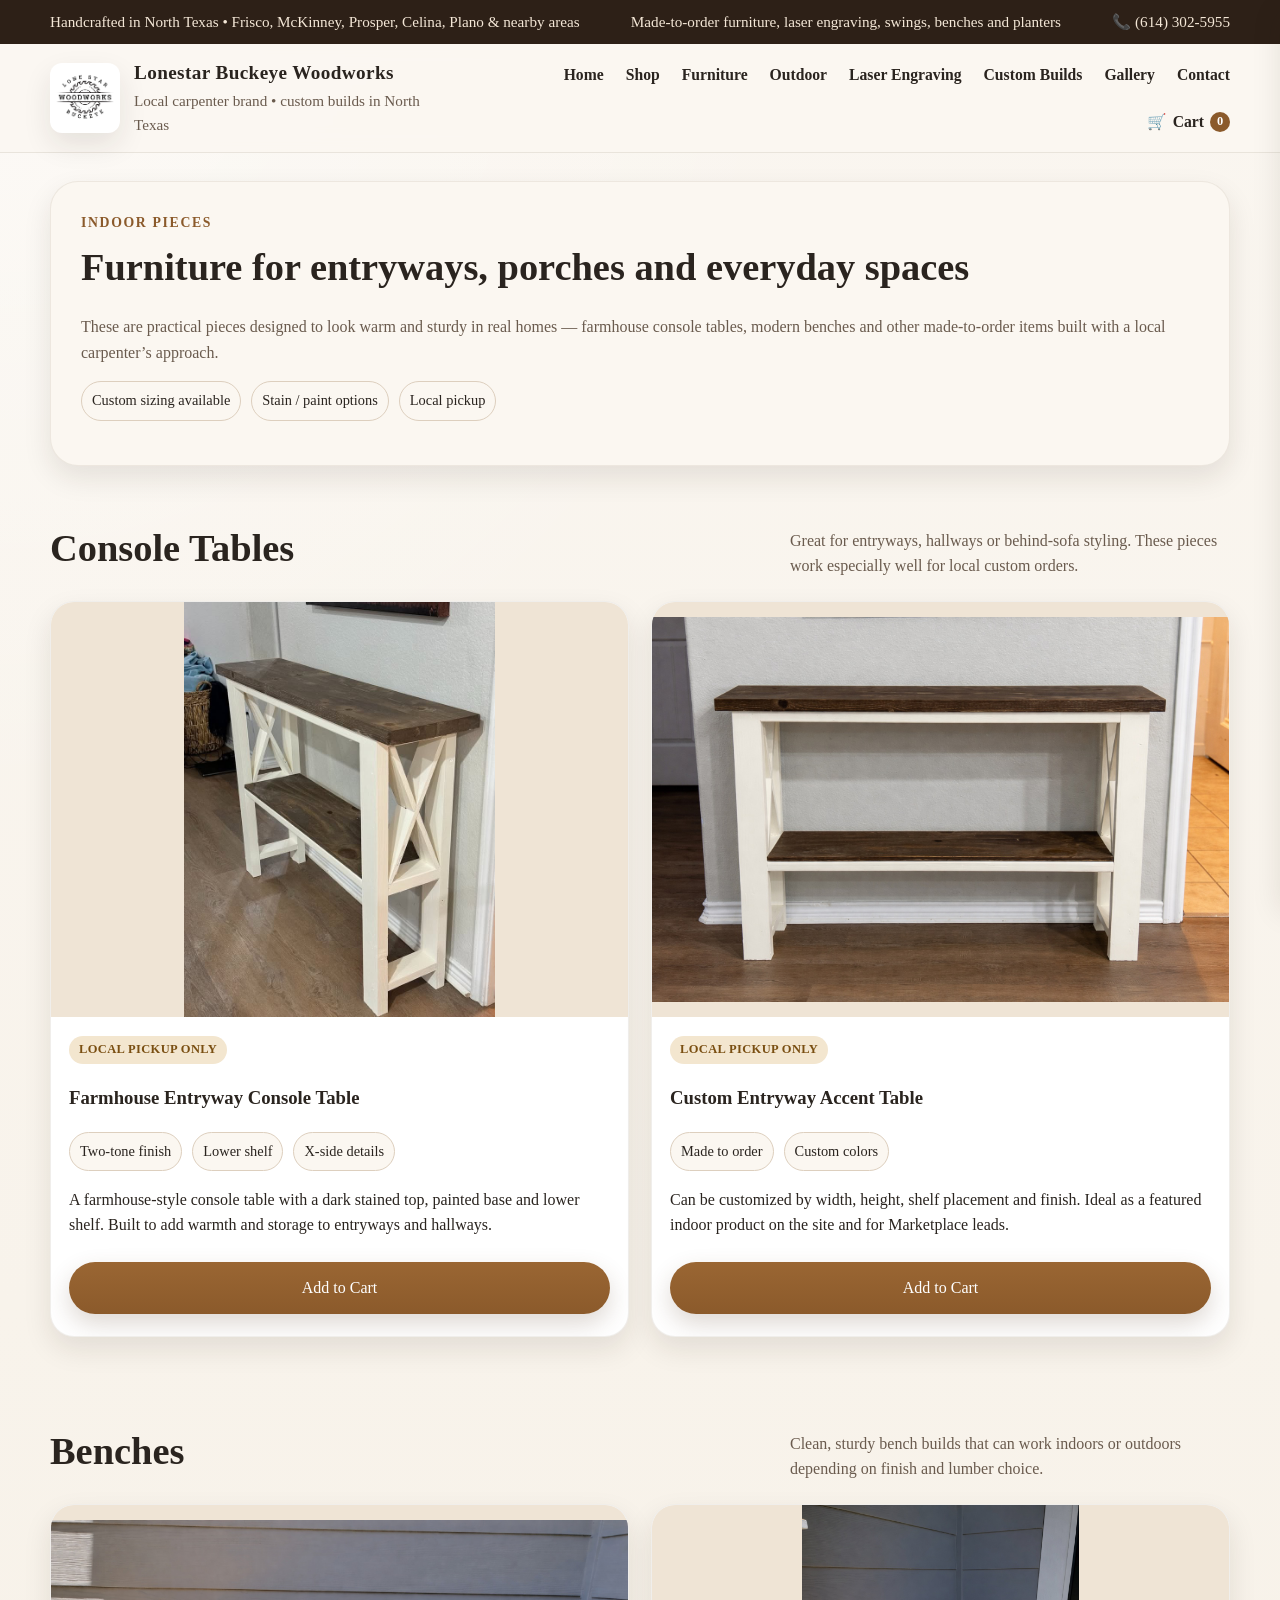
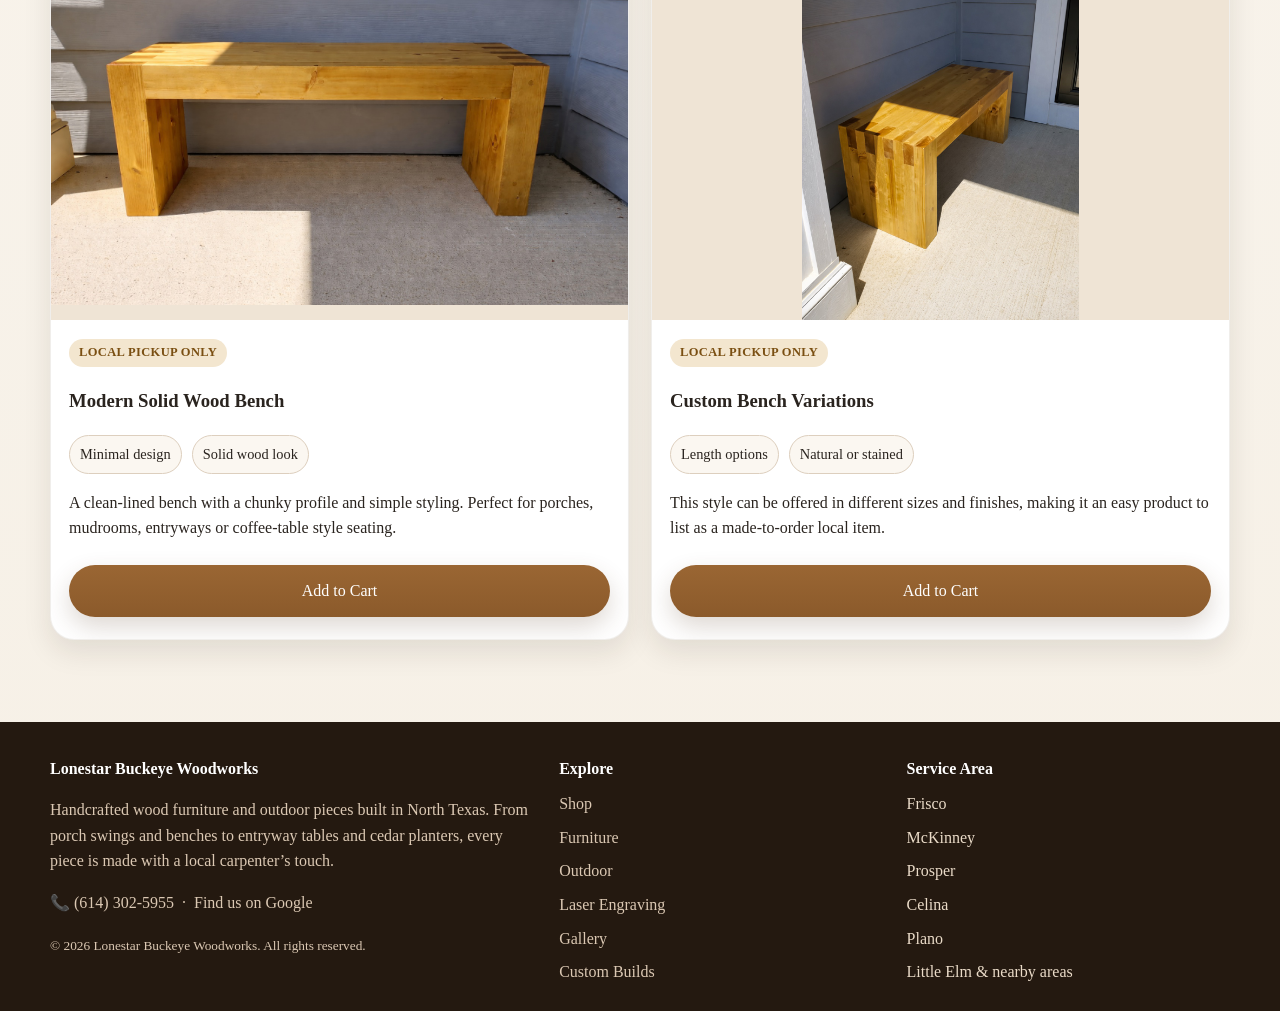
<file: furniture.html>
<!DOCTYPE html>
<html lang="en">
<head>
  <meta charset="UTF-8">
  <meta name="viewport" content="width=device-width, initial-scale=1.0">
  <title>Furniture | Lonestar Buckeye Woodworks</title>
  <meta name="description" content="Console tables and handcrafted wood benches by Lonestar Buckeye Woodworks in North Texas.">
  <link rel="icon" href="images/logo.png">
  <link rel="canonical" href="https://lonestarbuckeyes.com/furniture.html">
  <meta property="og:type" content="website">
  <meta property="og:site_name" content="Lonestar Buckeye Woodworks">
  <meta property="og:title" content="Furniture | Lonestar Buckeye Woodworks">
  <meta property="og:description" content="Console tables and handcrafted wood benches by Lonestar Buckeye Woodworks in North Texas.">
  <meta property="og:url" content="https://lonestarbuckeyes.com/furniture.html">
  <meta property="og:image" content="https://lonestarbuckeyes.com/images/console-table.jpg">
  <meta name="twitter:card" content="summary_large_image">
  <meta name="twitter:title" content="Furniture | Lonestar Buckeye Woodworks">
  <meta name="twitter:description" content="Console tables and handcrafted wood benches by Lonestar Buckeye Woodworks in North Texas.">
  <meta name="twitter:image" content="https://lonestarbuckeyes.com/images/console-table.jpg">
  <script type="application/ld+json">
  {
    "@context": "https://schema.org",
    "@type": "BreadcrumbList",
    "itemListElement": [
      { "@type": "ListItem", "position": 1, "name": "Home", "item": "https://lonestarbuckeyes.com/" },
      { "@type": "ListItem", "position": 2, "name": "Furniture", "item": "https://lonestarbuckeyes.com/furniture.html" }
    ]
  }
  </script>
  <link rel="stylesheet" href="style.css">
</head>
<body>

<div class="topbar">
  <div class="container">
    <div>Handcrafted in North Texas • Frisco, McKinney, Prosper, Celina, Plano & nearby areas</div>
    <div>Made-to-order furniture, laser engraving, swings, benches and planters</div>
    <div><a href="tel:+16143025955">📞 (614) 302-5955</a></div>
  </div>
</div>
<header class="site-header">
  <div class="container nav-wrap">
    <a class="brand" href="index.html">
      <img src="images/logo.png" width="500" height="500" alt="Lonestar Buckeye Woodworks logo">
      <div class="brand-text">
        <strong>Lonestar Buckeye Woodworks</strong>
        <span>Local carpenter brand • custom builds in North Texas</span>
      </div>
    </a>
    <nav class="nav" aria-label="Primary">
      <a href="index.html">Home</a>
      <a href="shop.html">Shop</a>
      <a href="furniture.html">Furniture</a>
      <a href="outdoor.html">Outdoor</a>
      <a href="laser-engraving.html">Laser Engraving</a>
      <a href="custom-builds.html">Custom Builds</a>
      <a href="gallery.html">Gallery</a>
      <a href="contact.html">Contact</a>
      <a href="cart.html" id="cart-nav-toggle" class="cart-link"><span aria-hidden="true">🛒</span> Cart <span class="cart-badge">0</span></a>
    </nav>
  </div>
</header>


<main>
  <section class="page-hero">
    <div class="container">
      <div class="panel text-only">
        <div>
          <div class="eyebrow">Indoor pieces</div>
          <h1>Furniture for entryways, porches and everyday spaces</h1>
          <p>These are practical pieces designed to look warm and sturdy in real homes — farmhouse console tables, modern benches and other made-to-order items built with a local carpenter’s approach.</p>
          <div class="meta">
            <span>Custom sizing available</span>
            <span>Stain / paint options</span>
            <span>Local pickup</span>
          </div>
        </div>
      </div>
    </div>
  </section>

  <section class="section" id="console-tables">
    <div class="container">
      <div class="section-title"><h2>Console Tables</h2><p>Great for entryways, hallways or behind-sofa styling. These pieces work especially well for local custom orders.</p></div>
      <div class="product-grid">
        <article class="product" id="product-console-table-farmhouse">
          <img src="images/console-table.jpg" width="720" height="960" alt="Farmhouse console table side view" fetchpriority="high">
          <div class="body">
            <span class="fulfillment-tag fulfillment-pickup">Local Pickup Only</span>
            <h3>Farmhouse Entryway Console Table</h3>
            <div class="meta"><span>Two-tone finish</span><span>Lower shelf</span><span>X-side details</span></div>
            <p>A farmhouse-style console table with a dark stained top, painted base and lower shelf. Built to add warmth and storage to entryways and hallways.</p>
            <div class="product-controls" data-static-product="console-table-farmhouse"></div>
          </div>
        </article>
        <article class="product">
          <img src="images/console-front.jpg" width="1536" height="1024" alt="Farmhouse console table front view" loading="lazy">
          <div class="body">
            <span class="fulfillment-tag fulfillment-pickup">Local Pickup Only</span>
            <h3>Custom Entryway Accent Table</h3>
            <div class="meta"><span>Made to order</span><span>Custom colors</span></div>
            <p>Can be customized by width, height, shelf placement and finish. Ideal as a featured indoor product on the site and for Marketplace leads.</p>
            <div class="product-controls" data-static-product="console-table-farmhouse"></div>
          </div>
        </article>
      </div>
    </div>
  </section>

  <section class="section" id="benches">
    <div class="container">
      <div class="section-title"><h2>Benches</h2><p>Clean, sturdy bench builds that can work indoors or outdoors depending on finish and lumber choice.</p></div>
      <div class="product-grid">
        <article class="product" id="product-bench-solid-wood">
          <img src="images/bench-front.jpg" width="1536" height="1024" alt="Solid wood bench" loading="lazy">
          <div class="body">
            <span class="fulfillment-tag fulfillment-pickup">Local Pickup Only</span>
            <h3>Modern Solid Wood Bench</h3>
            <div class="meta"><span>Minimal design</span><span>Solid wood look</span></div>
            <p>A clean-lined bench with a chunky profile and simple styling. Perfect for porches, mudrooms, entryways or coffee-table style seating.</p>
            <div class="product-controls" data-static-product="bench-solid-wood"></div>
          </div>
        </article>
        <article class="product">
          <img src="images/bench-side.jpg" width="1024" height="1536" alt="Solid wood bench side angle" loading="lazy">
          <div class="body">
            <span class="fulfillment-tag fulfillment-pickup">Local Pickup Only</span>
            <h3>Custom Bench Variations</h3>
            <div class="meta"><span>Length options</span><span>Natural or stained</span></div>
            <p>This style can be offered in different sizes and finishes, making it an easy product to list as a made-to-order local item.</p>
            <div class="product-controls" data-static-product="bench-solid-wood"></div>
          </div>
        </article>
      </div>
    </div>
  </section>
</main>


<footer class="footer">
  <div class="container footer-grid">
    <div>
      <h4>Lonestar Buckeye Woodworks</h4>
      <p>Handcrafted wood furniture and outdoor pieces built in North Texas. From porch swings and benches to entryway tables and cedar planters, every piece is made with a local carpenter’s touch.</p>
      <p class="footer-contact"><a href="tel:+16143025955">📞 (614) 302-5955</a> &nbsp;·&nbsp; <a href="https://g.page/r/CWdROURqW8jrEBM/" target="_blank" rel="noopener">Find us on Google</a></p>
      <small>© <span id="year"></span> Lonestar Buckeye Woodworks. All rights reserved.</small>
    </div>
    <div>
      <h4>Explore</h4>
      <div class="list">
        <a href="shop.html">Shop</a>
        <a href="furniture.html">Furniture</a>
        <a href="outdoor.html">Outdoor</a>
        <a href="laser-engraving.html">Laser Engraving</a>
        <a href="gallery.html">Gallery</a>
        <a href="custom-builds.html">Custom Builds</a>
      </div>
    </div>
    <div>
      <h4>Service Area</h4>
      <div class="list">
        <span>Frisco</span>
        <span>McKinney</span>
        <span>Prosper</span>
        <span>Celina</span>
        <span>Plano</span>
        <span>Little Elm & nearby areas</span>
      </div>
    </div>
  </div>
</footer>
<script src="script.js"></script>
<script src="products.js"></script>
<script src="cart.js"></script>

</body>
</html>
</file>
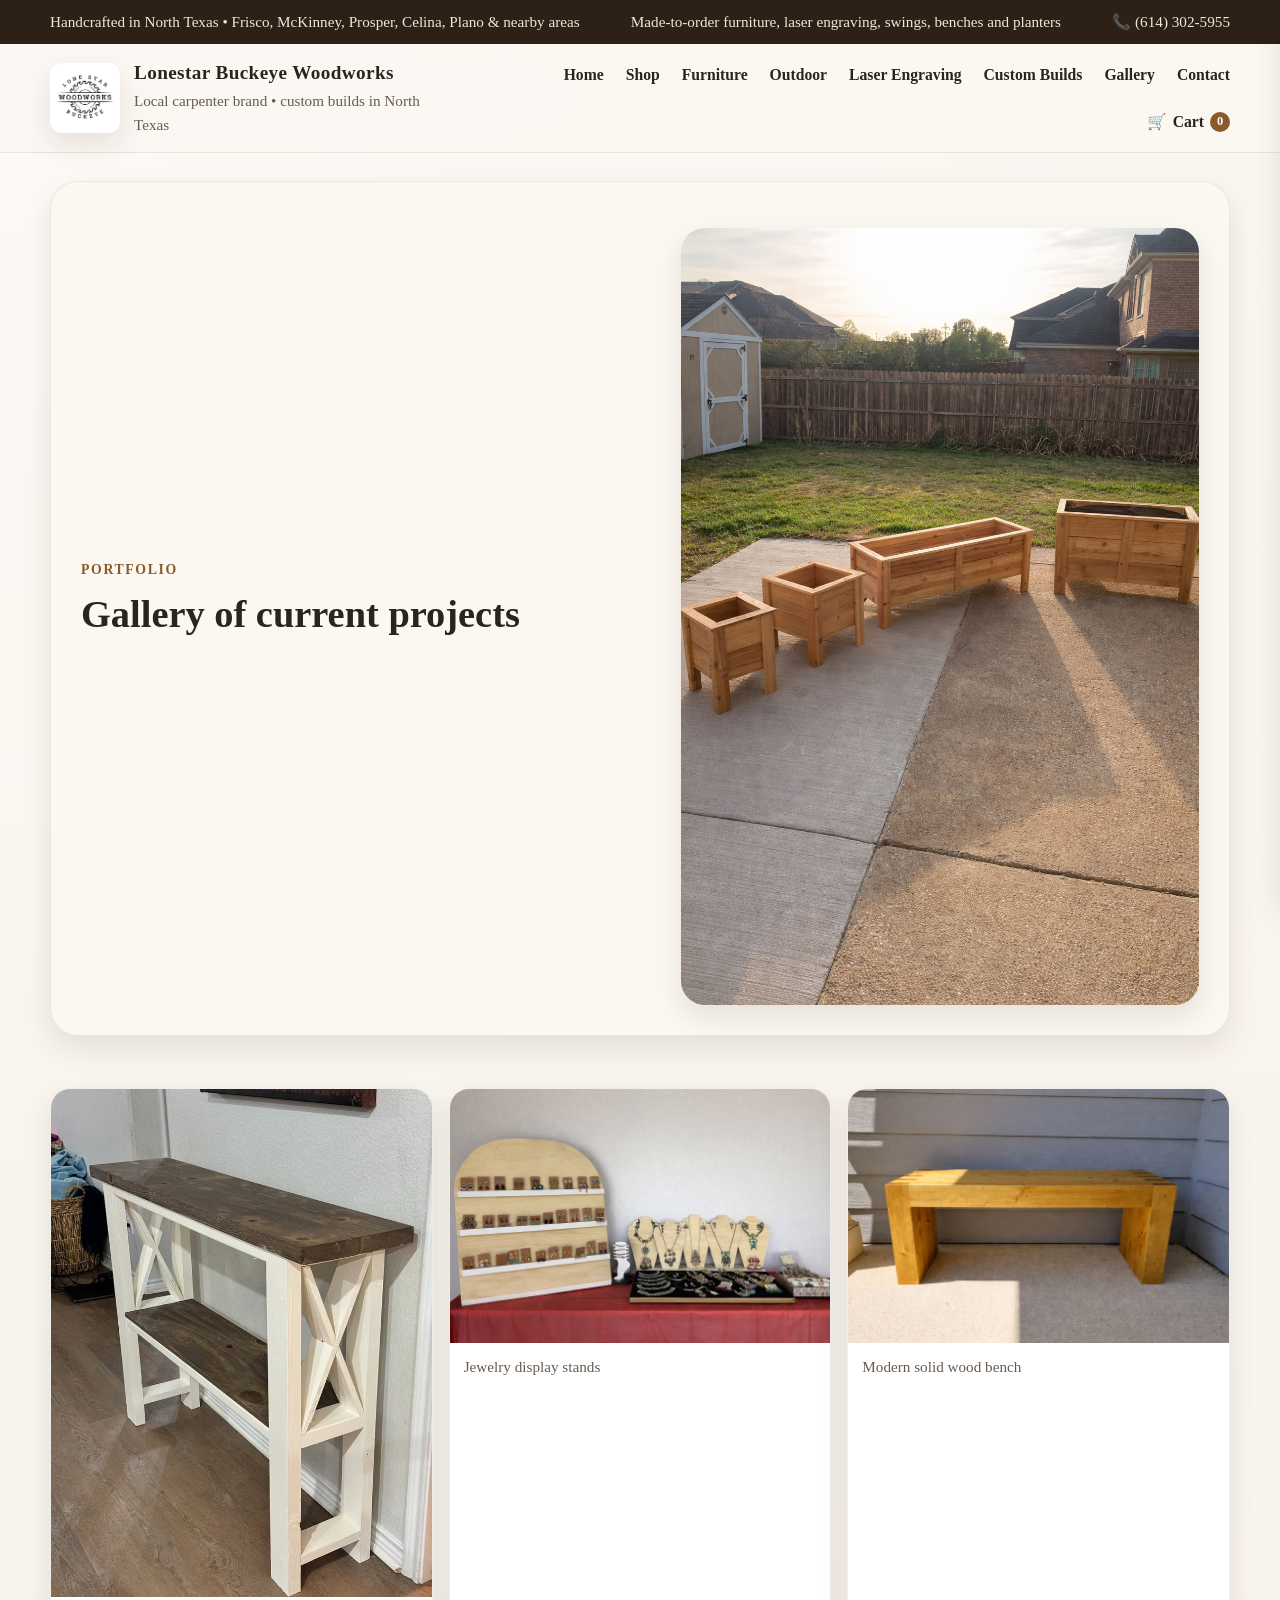
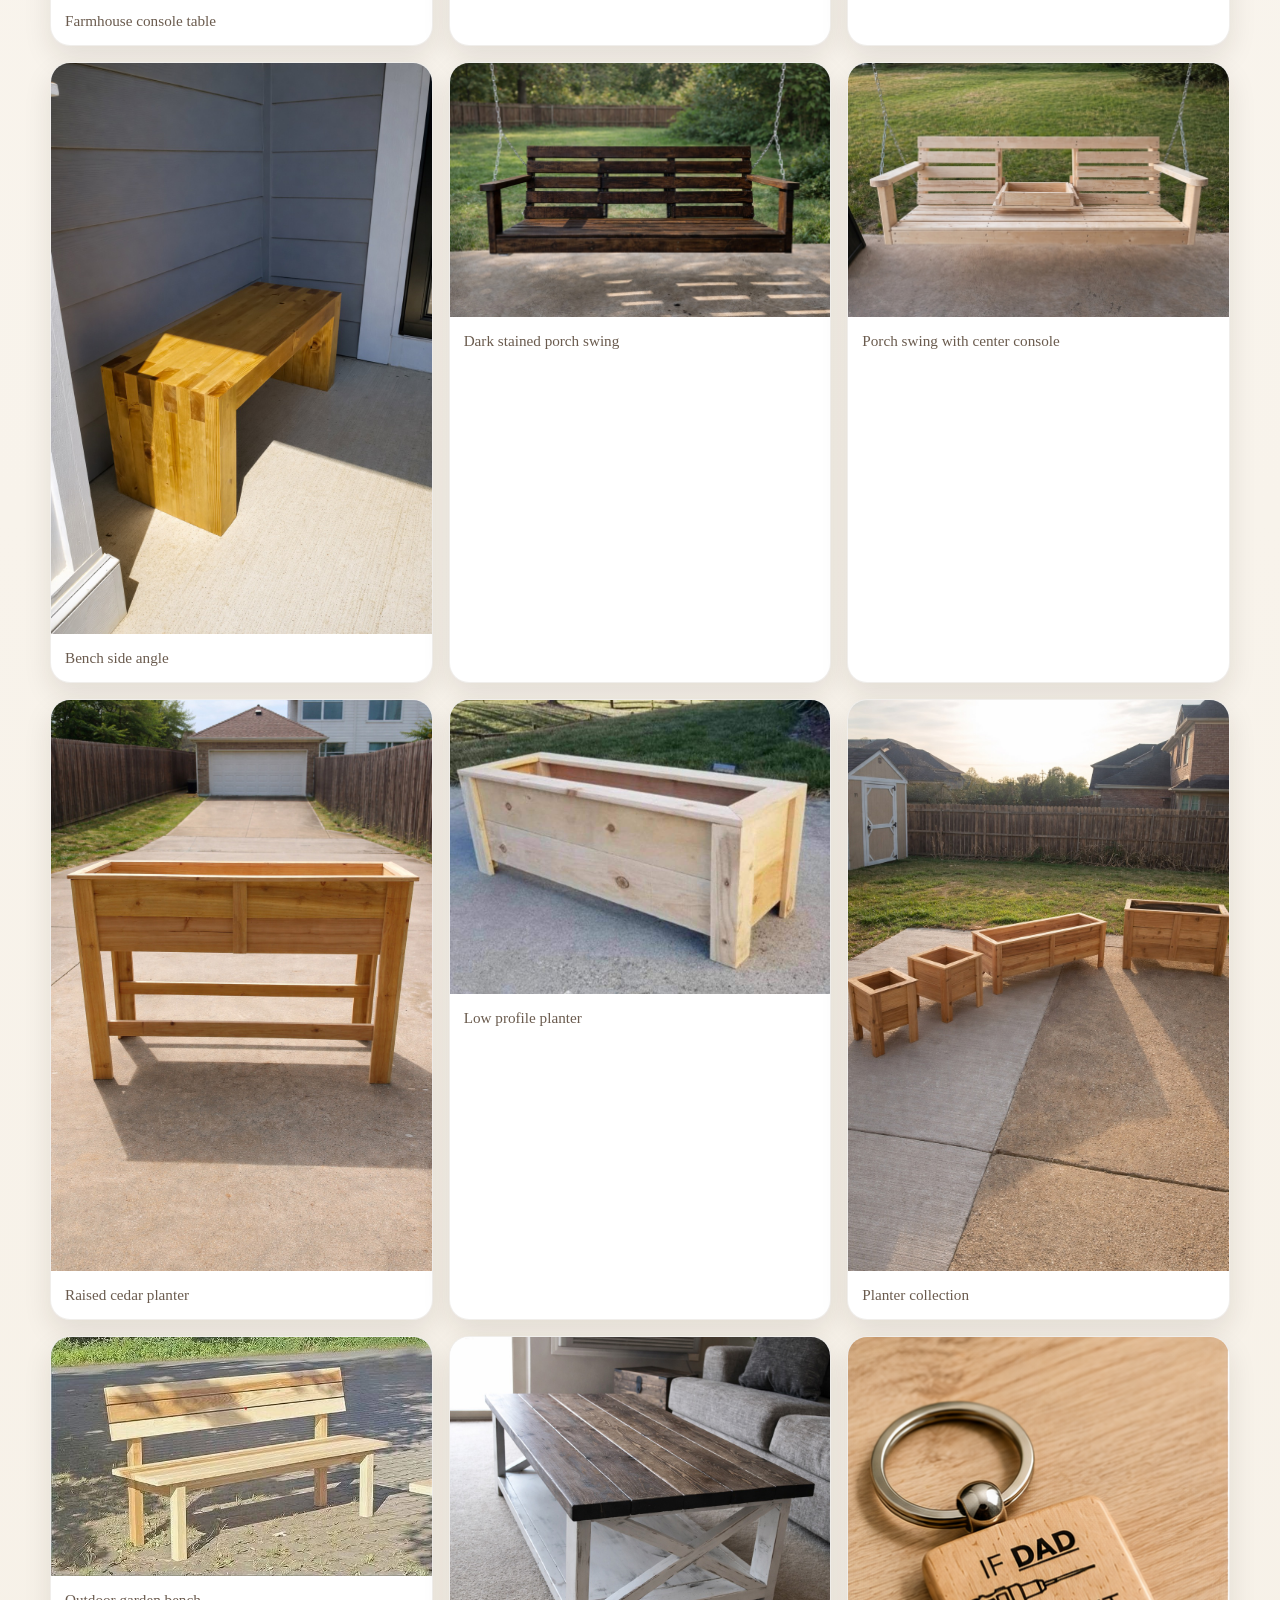
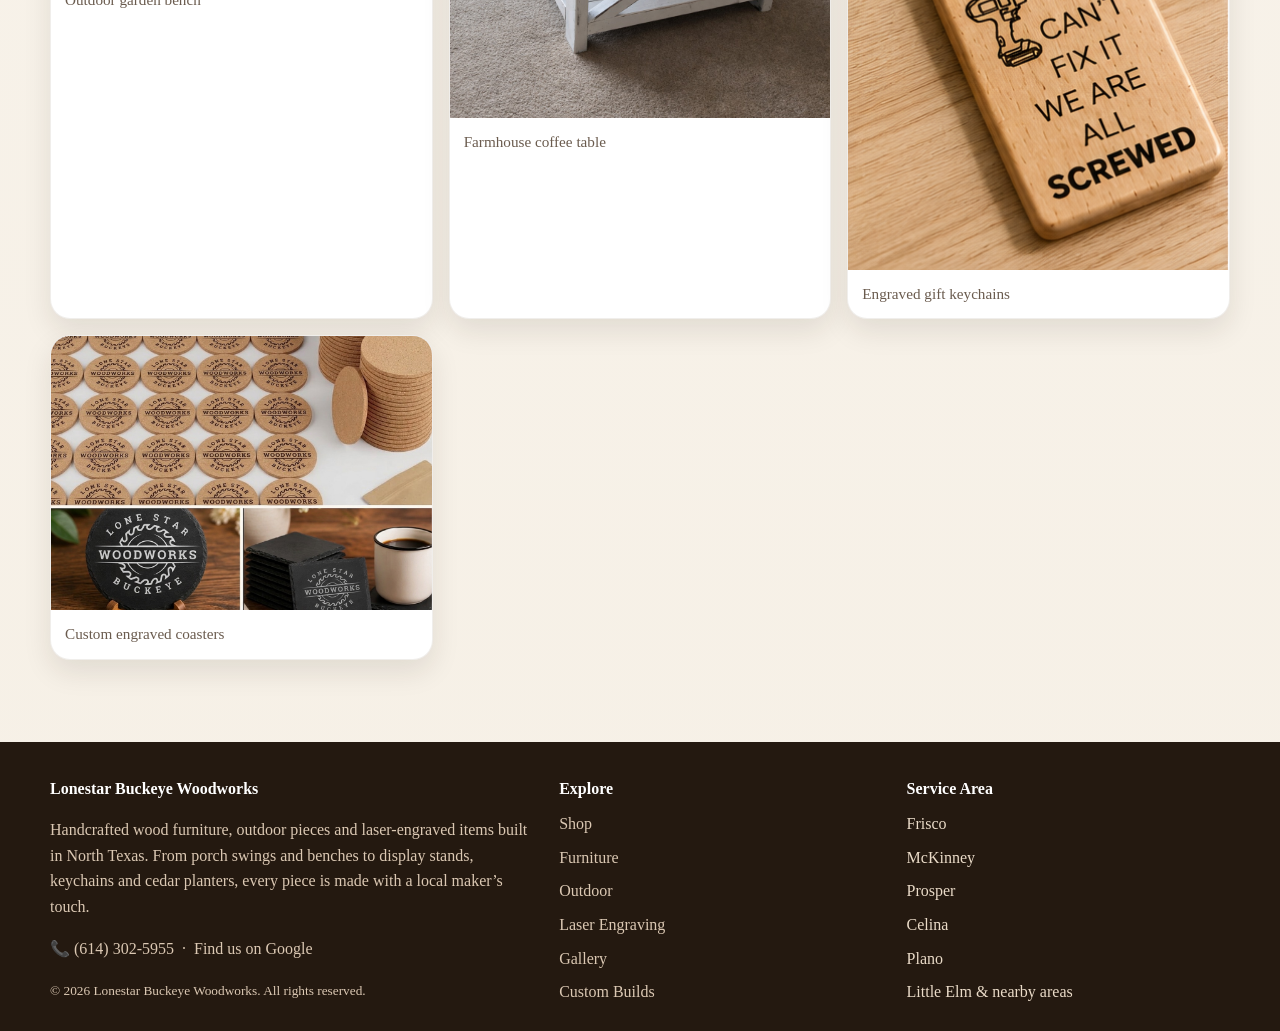
<file: gallery.html>
<!DOCTYPE html>
<html lang="en">
<head>
  <meta charset="UTF-8">
  <meta name="viewport" content="width=device-width, initial-scale=1.0">
  <title>Gallery | Lonestar Buckeye Woodworks</title>
  <meta name="description" content="Photo gallery of handcrafted furniture, outdoor pieces and laser engraving projects by Lonestar Buckeye Woodworks in North Texas.">
  <link rel="icon" href="images/logo.png">
  <link rel="canonical" href="https://lonestarbuckeyes.com/gallery.html">
  <meta property="og:type" content="website">
  <meta property="og:site_name" content="Lonestar Buckeye Woodworks">
  <meta property="og:title" content="Gallery | Lonestar Buckeye Woodworks">
  <meta property="og:description" content="Photo gallery of handcrafted furniture, outdoor pieces and laser engraving projects by Lonestar Buckeye Woodworks in North Texas.">
  <meta property="og:url" content="https://lonestarbuckeyes.com/gallery.html">
  <meta property="og:image" content="https://lonestarbuckeyes.com/images/planter-group.jpg">
  <meta name="twitter:card" content="summary_large_image">
  <meta name="twitter:title" content="Gallery | Lonestar Buckeye Woodworks">
  <meta name="twitter:description" content="Photo gallery of handcrafted furniture, outdoor pieces and laser engraving projects by Lonestar Buckeye Woodworks.">
  <meta name="twitter:image" content="https://lonestarbuckeyes.com/images/planter-group.jpg">
  <script type="application/ld+json">
  {
    "@context": "https://schema.org",
    "@type": "BreadcrumbList",
    "itemListElement": [
      { "@type": "ListItem", "position": 1, "name": "Home", "item": "https://lonestarbuckeyes.com/" },
      { "@type": "ListItem", "position": 2, "name": "Gallery", "item": "https://lonestarbuckeyes.com/gallery.html" }
    ]
  }
  </script>
  <link rel="stylesheet" href="style.css">
</head>
<body>

<div class="topbar">
  <div class="container">
    <div>Handcrafted in North Texas • Frisco, McKinney, Prosper, Celina, Plano & nearby areas</div>
    <div>Made-to-order furniture, laser engraving, swings, benches and planters</div>
    <div><a href="tel:+16143025955">📞 (614) 302-5955</a></div>
  </div>
</div>
<header class="site-header">
  <div class="container nav-wrap">
    <a class="brand" href="index.html">
      <img src="images/logo.png" width="500" height="500" alt="Lonestar Buckeye Woodworks logo">
      <div class="brand-text">
        <strong>Lonestar Buckeye Woodworks</strong>
        <span>Local carpenter brand • custom builds in North Texas</span>
      </div>
    </a>
    <nav class="nav" aria-label="Primary">
      <a href="index.html">Home</a>
      <a href="shop.html">Shop</a>
      <a href="furniture.html">Furniture</a>
      <a href="outdoor.html">Outdoor</a>
      <a href="laser-engraving.html">Laser Engraving</a>
      <a href="custom-builds.html">Custom Builds</a>
      <a href="gallery.html">Gallery</a>
      <a href="contact.html">Contact</a>
      <a href="cart.html" id="cart-nav-toggle" class="cart-link"><span aria-hidden="true">🛒</span> Cart <span class="cart-badge">0</span></a>
    </nav>
  </div>
</header>


<main>
  <section class="page-hero">
    <div class="container">
      <div class="panel">
        <div>
          <div class="eyebrow">Portfolio</div>
          <h1>Gallery of current projects</h1>
        </div>
        <div class="hero-mini"><img src="images/planter-group.jpg" width="1024" height="1536" alt="Planter collection" fetchpriority="high"></div>
      </div>
    </div>
  </section>

  <section class="section">
    <div class="container">
      <div class="gallery-grid">
        <figure><img src="images/console-table.jpg" width="720" height="960" alt="Farmhouse console table" loading="lazy"><figcaption>Farmhouse console table</figcaption></figure>
        <figure><img src="images/jewelry-display-clean.jpg" width="1536" height="1024" alt="Handcrafted jewelry display stands" loading="lazy"><figcaption>Jewelry display stands</figcaption></figure>
        <figure><img src="images/bench-front.jpg" width="1536" height="1024" alt="Modern solid wood bench" loading="lazy"><figcaption>Modern solid wood bench</figcaption></figure>
        <figure><img src="images/bench-side.jpg" width="1024" height="1536" alt="Bench side angle" loading="lazy"><figcaption>Bench side angle</figcaption></figure>
        <figure><img src="images/swing-finished.jpg" width="1536" height="1024" alt="Dark stained porch swing" loading="lazy"><figcaption>Dark stained porch swing</figcaption></figure>
        <figure><img src="images/swing-console.jpg" width="1536" height="1024" alt="Porch swing with center console" loading="lazy"><figcaption>Porch swing with center console</figcaption></figure>
        <figure><img src="images/planter-unfinished.jpg" width="1024" height="1536" alt="Raised cedar planter" loading="lazy"><figcaption>Raised cedar planter</figcaption></figure>
        <figure><img src="images/planter-low.jpg" width="960" height="742" alt="Low profile planter" loading="lazy"><figcaption>Low profile planter</figcaption></figure>
        <figure><img src="images/planter-group.jpg" width="1024" height="1536" alt="Planter collection" loading="lazy"><figcaption>Planter collection</figcaption></figure>
        <figure><img src="images/garden-bench.jpg" width="651" height="408" alt="Outdoor garden bench" loading="lazy"><figcaption>Outdoor garden bench</figcaption></figure>
        <figure><img src="images/farmhouse-coffee-table.jpg" width="1024" height="1024" alt="Farmhouse coffee table" loading="lazy"><figcaption>Farmhouse coffee table</figcaption></figure>
        <figure><img src="images/laser-keychain-custom-1.png" width="379" height="530" alt="Laser engraved wood keychain" loading="lazy"><figcaption>Engraved gift keychains</figcaption></figure>
        <figure><img src="images/laser-coaster-collage.jpg" width="1216" height="876" alt="Engraved coasters" loading="lazy"><figcaption>Custom engraved coasters</figcaption></figure>
      </div>
    </div>
  </section>
</main>


<footer class="footer">
  <div class="container footer-grid">
    <div>
      <h4>Lonestar Buckeye Woodworks</h4>
      <p>Handcrafted wood furniture, outdoor pieces and laser-engraved items built in North Texas. From porch swings and benches to display stands, keychains and cedar planters, every piece is made with a local maker’s touch.</p>
      <p class="footer-contact"><a href="tel:+16143025955">📞 (614) 302-5955</a> &nbsp;·&nbsp; <a href="https://g.page/r/CWdROURqW8jrEBM/" target="_blank" rel="noopener">Find us on Google</a></p>
      <small>© <span id="year"></span> Lonestar Buckeye Woodworks. All rights reserved.</small>
    </div>
    <div>
      <h4>Explore</h4>
      <div class="list">
        <a href="shop.html">Shop</a>
        <a href="furniture.html">Furniture</a>
        <a href="outdoor.html">Outdoor</a>
        <a href="laser-engraving.html">Laser Engraving</a>
        <a href="gallery.html">Gallery</a>
        <a href="custom-builds.html">Custom Builds</a>
      </div>
    </div>
    <div>
      <h4>Service Area</h4>
      <div class="list">
        <span>Frisco</span>
        <span>McKinney</span>
        <span>Prosper</span>
        <span>Celina</span>
        <span>Plano</span>
        <span>Little Elm & nearby areas</span>
      </div>
    </div>
  </div>
</footer>
<script src="script.js"></script>
<script src="products.js"></script>
<script src="cart.js"></script>

</body>
</html>
</file>
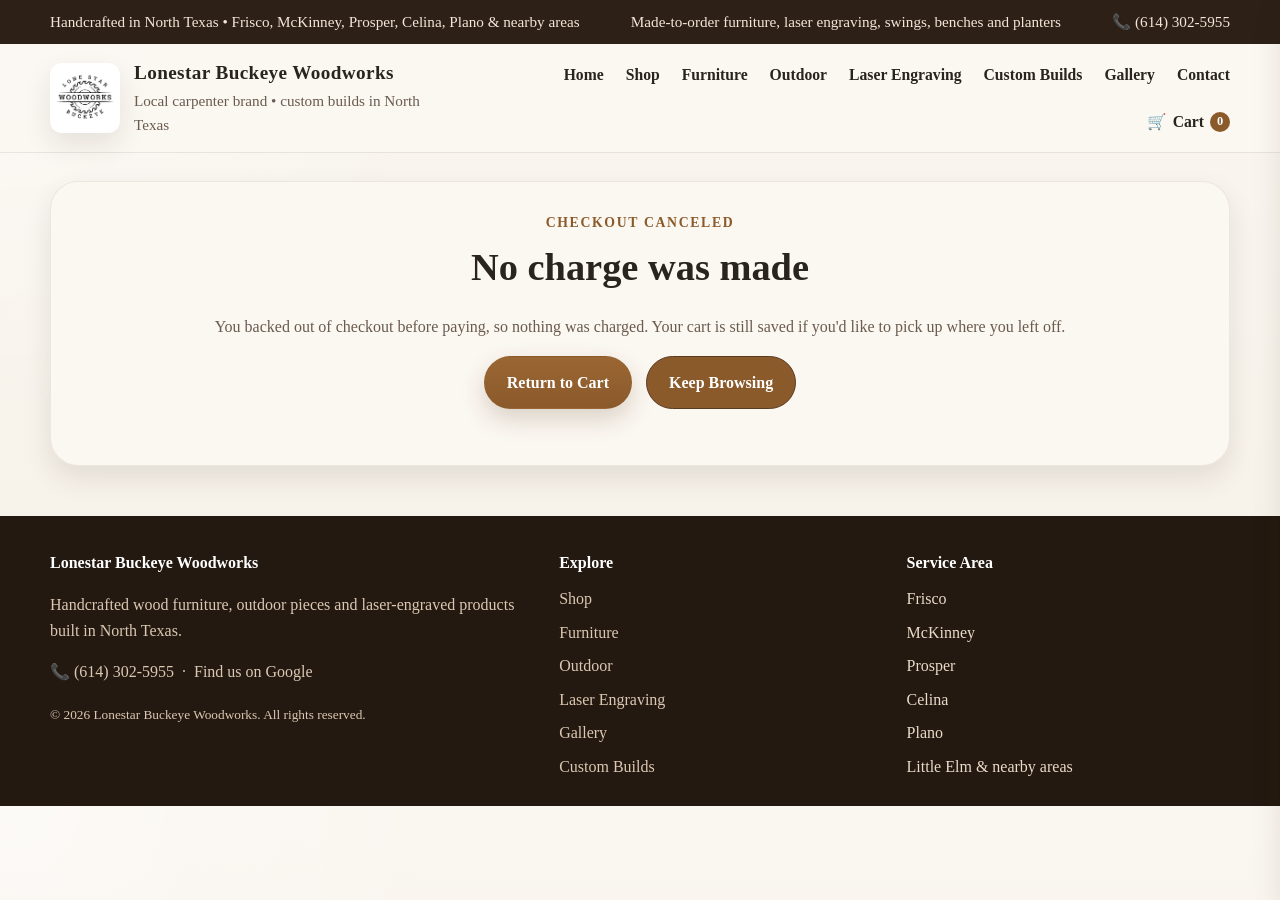
<file: order-canceled.html>
<!DOCTYPE html>
<html lang="en">
<head>
  <meta charset="UTF-8">
  <meta name="viewport" content="width=device-width, initial-scale=1.0">
  <title>Checkout Canceled | Lonestar Buckeye Woodworks</title>
  <meta name="description" content="Your Lonestar Buckeye Woodworks checkout was canceled. Your cart is still saved.">
  <meta name="robots" content="noindex">
  <link rel="icon" href="images/logo.png">
  <link rel="canonical" href="https://lonestarbuckeyes.com/order-canceled.html">
  <link rel="stylesheet" href="style.css">
</head>
<body>

<div class="topbar">
  <div class="container">
    <div>Handcrafted in North Texas • Frisco, McKinney, Prosper, Celina, Plano & nearby areas</div>
    <div>Made-to-order furniture, laser engraving, swings, benches and planters</div>
    <div><a href="tel:+16143025955">📞 (614) 302-5955</a></div>
  </div>
</div>

<header class="site-header">
  <div class="container nav-wrap">
    <a class="brand" href="index.html">
      <img src="images/logo.png" width="500" height="500" alt="Lonestar Buckeye Woodworks logo">
      <div class="brand-text">
        <strong>Lonestar Buckeye Woodworks</strong>
        <span>Local carpenter brand • custom builds in North Texas</span>
      </div>
    </a>
    <nav class="nav" aria-label="Primary">
      <a href="index.html">Home</a>
      <a href="shop.html">Shop</a>
      <a href="furniture.html">Furniture</a>
      <a href="outdoor.html">Outdoor</a>
      <a href="laser-engraving.html">Laser Engraving</a>
      <a href="custom-builds.html">Custom Builds</a>
      <a href="gallery.html">Gallery</a>
      <a href="contact.html">Contact</a>
      <a href="cart.html" id="cart-nav-toggle" class="cart-link"><span aria-hidden="true">🛒</span> Cart <span class="cart-badge">0</span></a>
    </nav>
  </div>
</header>

<main>
  <section class="page-hero">
    <div class="container">
      <div class="panel" style="grid-template-columns:1fr; text-align:center">
        <div>
          <div class="eyebrow">Checkout canceled</div>
          <h1>No charge was made</h1>
          <p>You backed out of checkout before paying, so nothing was charged. Your cart is still saved if you'd like to pick up where you left off.</p>
          <div class="hero-actions" style="justify-content:center">
            <a class="btn btn-primary" href="cart.html">Return to Cart</a>
            <a class="btn btn-secondary" href="laser-engraving.html">Keep Browsing</a>
          </div>
        </div>
      </div>
    </div>
  </section>
</main>

<footer class="footer">
  <div class="container footer-grid">
    <div>
      <h4>Lonestar Buckeye Woodworks</h4>
      <p>Handcrafted wood furniture, outdoor pieces and laser-engraved products built in North Texas.</p>
      <p class="footer-contact"><a href="tel:+16143025955">📞 (614) 302-5955</a> &nbsp;·&nbsp; <a href="https://g.page/r/CWdROURqW8jrEBM/" target="_blank" rel="noopener">Find us on Google</a></p>
      <small>© <span id="year"></span> Lonestar Buckeye Woodworks. All rights reserved.</small>
    </div>
    <div>
      <h4>Explore</h4>
      <div class="list">
        <a href="shop.html">Shop</a>
        <a href="furniture.html">Furniture</a>
        <a href="outdoor.html">Outdoor</a>
        <a href="laser-engraving.html">Laser Engraving</a>
        <a href="gallery.html">Gallery</a>
        <a href="custom-builds.html">Custom Builds</a>
      </div>
    </div>
    <div>
      <h4>Service Area</h4>
      <div class="list">
        <span>Frisco</span>
        <span>McKinney</span>
        <span>Prosper</span>
        <span>Celina</span>
        <span>Plano</span>
        <span>Little Elm & nearby areas</span>
      </div>
    </div>
  </div>
</footer>

<script src="script.js"></script>
<script src="products.js"></script>
<script src="cart.js"></script>
</body>
</html>
</file>
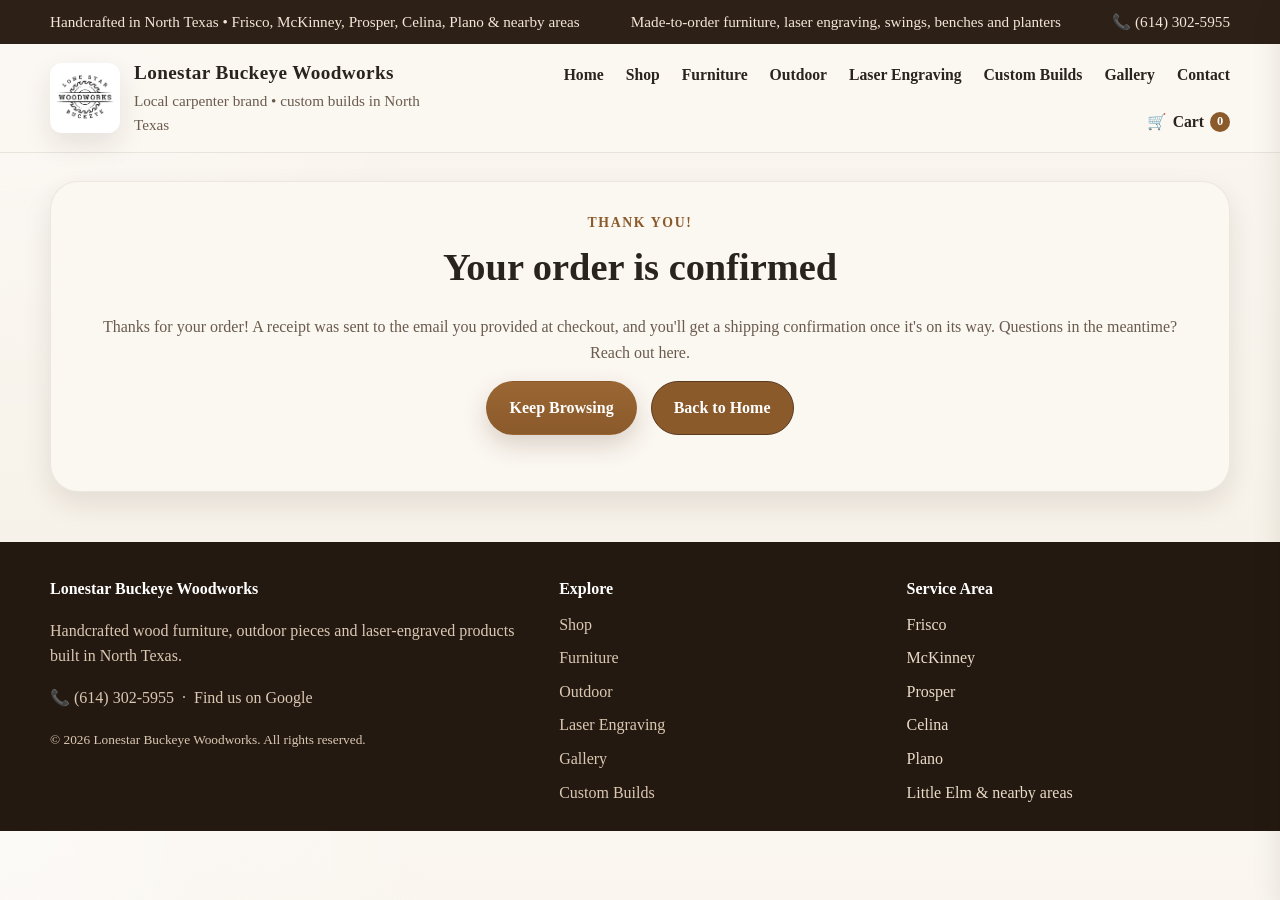
<file: order-success.html>
<!DOCTYPE html>
<html lang="en">
<head>
  <meta charset="UTF-8">
  <meta name="viewport" content="width=device-width, initial-scale=1.0">
  <title>Order Confirmed | Lonestar Buckeye Woodworks</title>
  <meta name="description" content="Your Lonestar Buckeye Woodworks order was placed successfully.">
  <meta name="robots" content="noindex">
  <link rel="icon" href="images/logo.png">
  <link rel="canonical" href="https://lonestarbuckeyes.com/order-success.html">
  <link rel="stylesheet" href="style.css">
</head>
<body>

<div class="topbar">
  <div class="container">
    <div>Handcrafted in North Texas • Frisco, McKinney, Prosper, Celina, Plano & nearby areas</div>
    <div>Made-to-order furniture, laser engraving, swings, benches and planters</div>
    <div><a href="tel:+16143025955">📞 (614) 302-5955</a></div>
  </div>
</div>

<header class="site-header">
  <div class="container nav-wrap">
    <a class="brand" href="index.html">
      <img src="images/logo.png" width="500" height="500" alt="Lonestar Buckeye Woodworks logo">
      <div class="brand-text">
        <strong>Lonestar Buckeye Woodworks</strong>
        <span>Local carpenter brand • custom builds in North Texas</span>
      </div>
    </a>
    <nav class="nav" aria-label="Primary">
      <a href="index.html">Home</a>
      <a href="shop.html">Shop</a>
      <a href="furniture.html">Furniture</a>
      <a href="outdoor.html">Outdoor</a>
      <a href="laser-engraving.html">Laser Engraving</a>
      <a href="custom-builds.html">Custom Builds</a>
      <a href="gallery.html">Gallery</a>
      <a href="contact.html">Contact</a>
      <a href="cart.html" id="cart-nav-toggle" class="cart-link"><span aria-hidden="true">🛒</span> Cart <span class="cart-badge">0</span></a>
    </nav>
  </div>
</header>

<main>
  <section class="page-hero">
    <div class="container">
      <div class="panel" style="grid-template-columns:1fr; text-align:center">
        <div>
          <div class="eyebrow">Thank you!</div>
          <h1>Your order is confirmed</h1>
          <p>Thanks for your order! A receipt was sent to the email you provided at checkout, and you'll get a shipping confirmation once it's on its way. Questions in the meantime? <a href="contact.html">Reach out here</a>.</p>
          <div class="hero-actions" style="justify-content:center">
            <a class="btn btn-primary" href="laser-engraving.html">Keep Browsing</a>
            <a class="btn btn-secondary" href="index.html">Back to Home</a>
          </div>
        </div>
      </div>
    </div>
  </section>
</main>

<footer class="footer">
  <div class="container footer-grid">
    <div>
      <h4>Lonestar Buckeye Woodworks</h4>
      <p>Handcrafted wood furniture, outdoor pieces and laser-engraved products built in North Texas.</p>
      <p class="footer-contact"><a href="tel:+16143025955">📞 (614) 302-5955</a> &nbsp;·&nbsp; <a href="https://g.page/r/CWdROURqW8jrEBM/" target="_blank" rel="noopener">Find us on Google</a></p>
      <small>© <span id="year"></span> Lonestar Buckeye Woodworks. All rights reserved.</small>
    </div>
    <div>
      <h4>Explore</h4>
      <div class="list">
        <a href="shop.html">Shop</a>
        <a href="furniture.html">Furniture</a>
        <a href="outdoor.html">Outdoor</a>
        <a href="laser-engraving.html">Laser Engraving</a>
        <a href="gallery.html">Gallery</a>
        <a href="custom-builds.html">Custom Builds</a>
      </div>
    </div>
    <div>
      <h4>Service Area</h4>
      <div class="list">
        <span>Frisco</span>
        <span>McKinney</span>
        <span>Prosper</span>
        <span>Celina</span>
        <span>Plano</span>
        <span>Little Elm & nearby areas</span>
      </div>
    </div>
  </div>
</footer>

<script>
  // The cart is only cleared on a confirmed order, not just by visiting /cart.
  localStorage.removeItem("lbw_cart");
</script>
<script src="script.js"></script>
<script src="products.js"></script>
<script src="cart.js"></script>
</body>
</html>
</file>
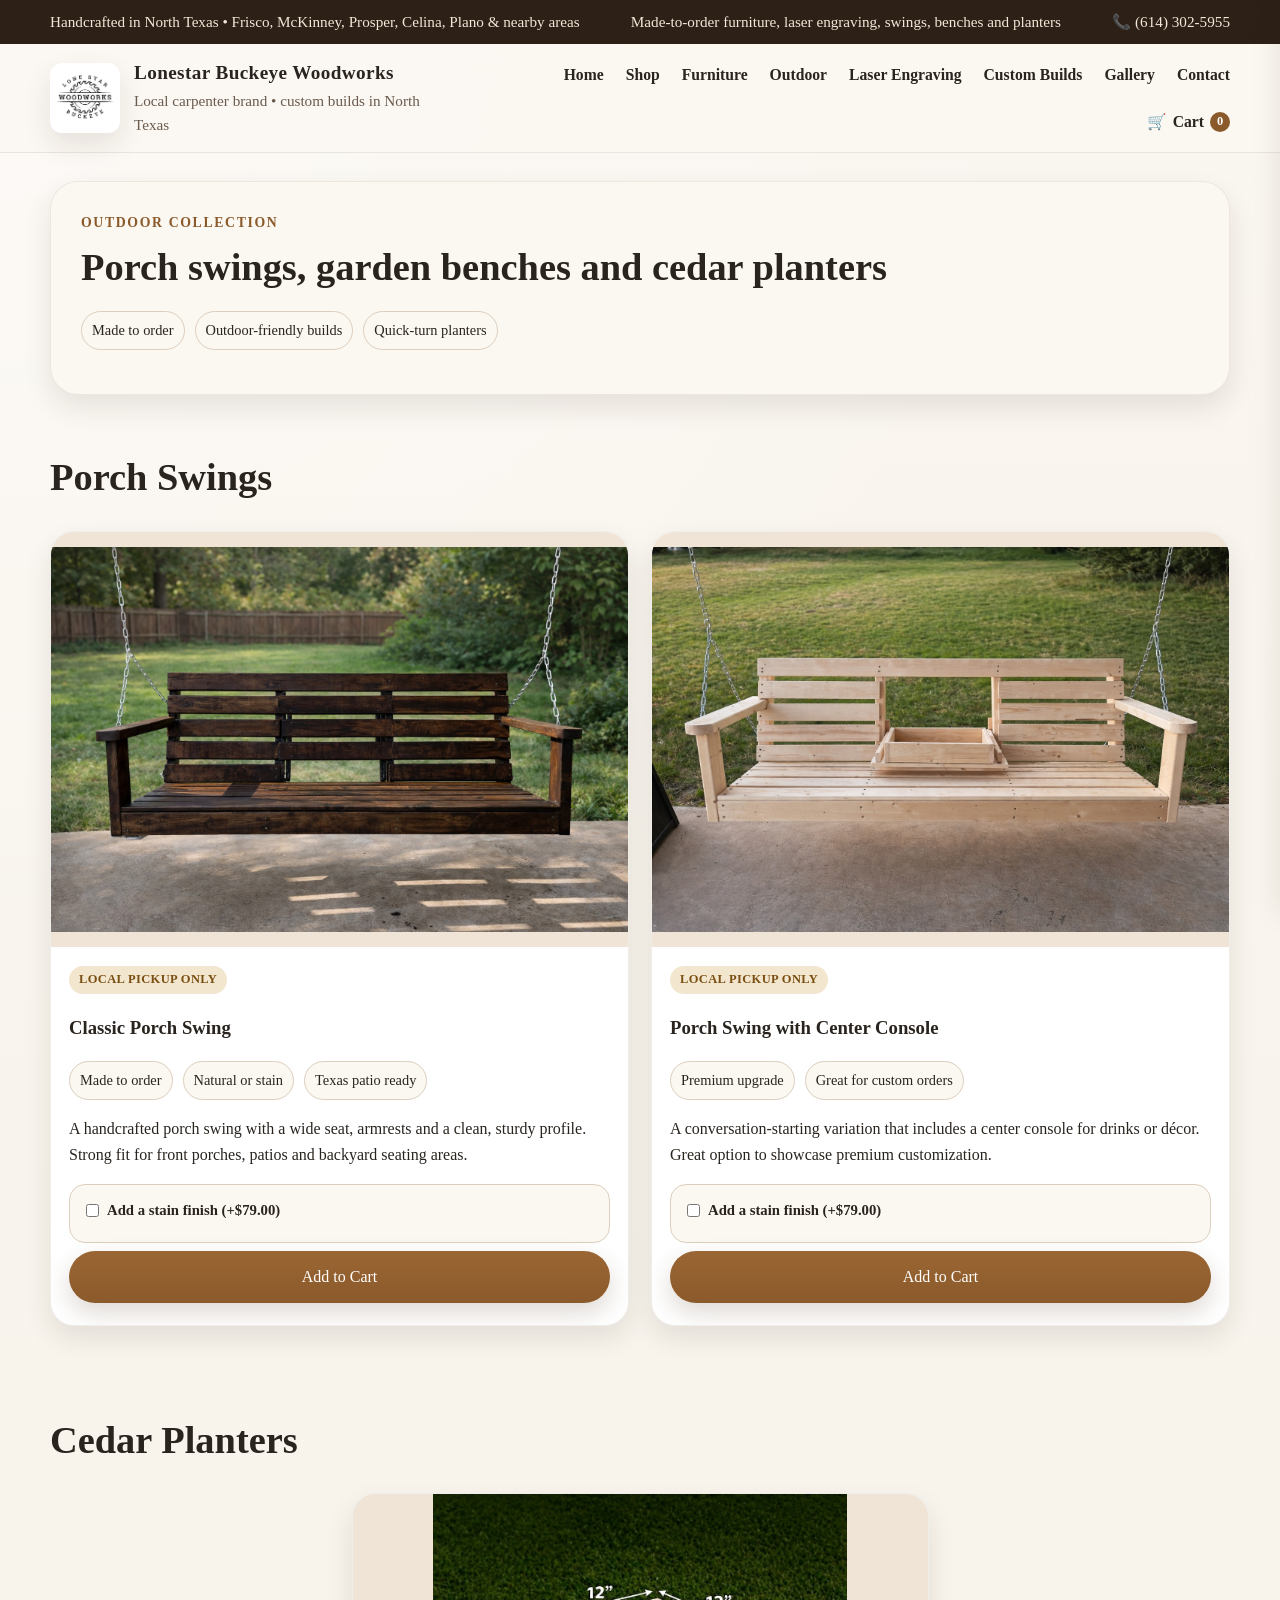
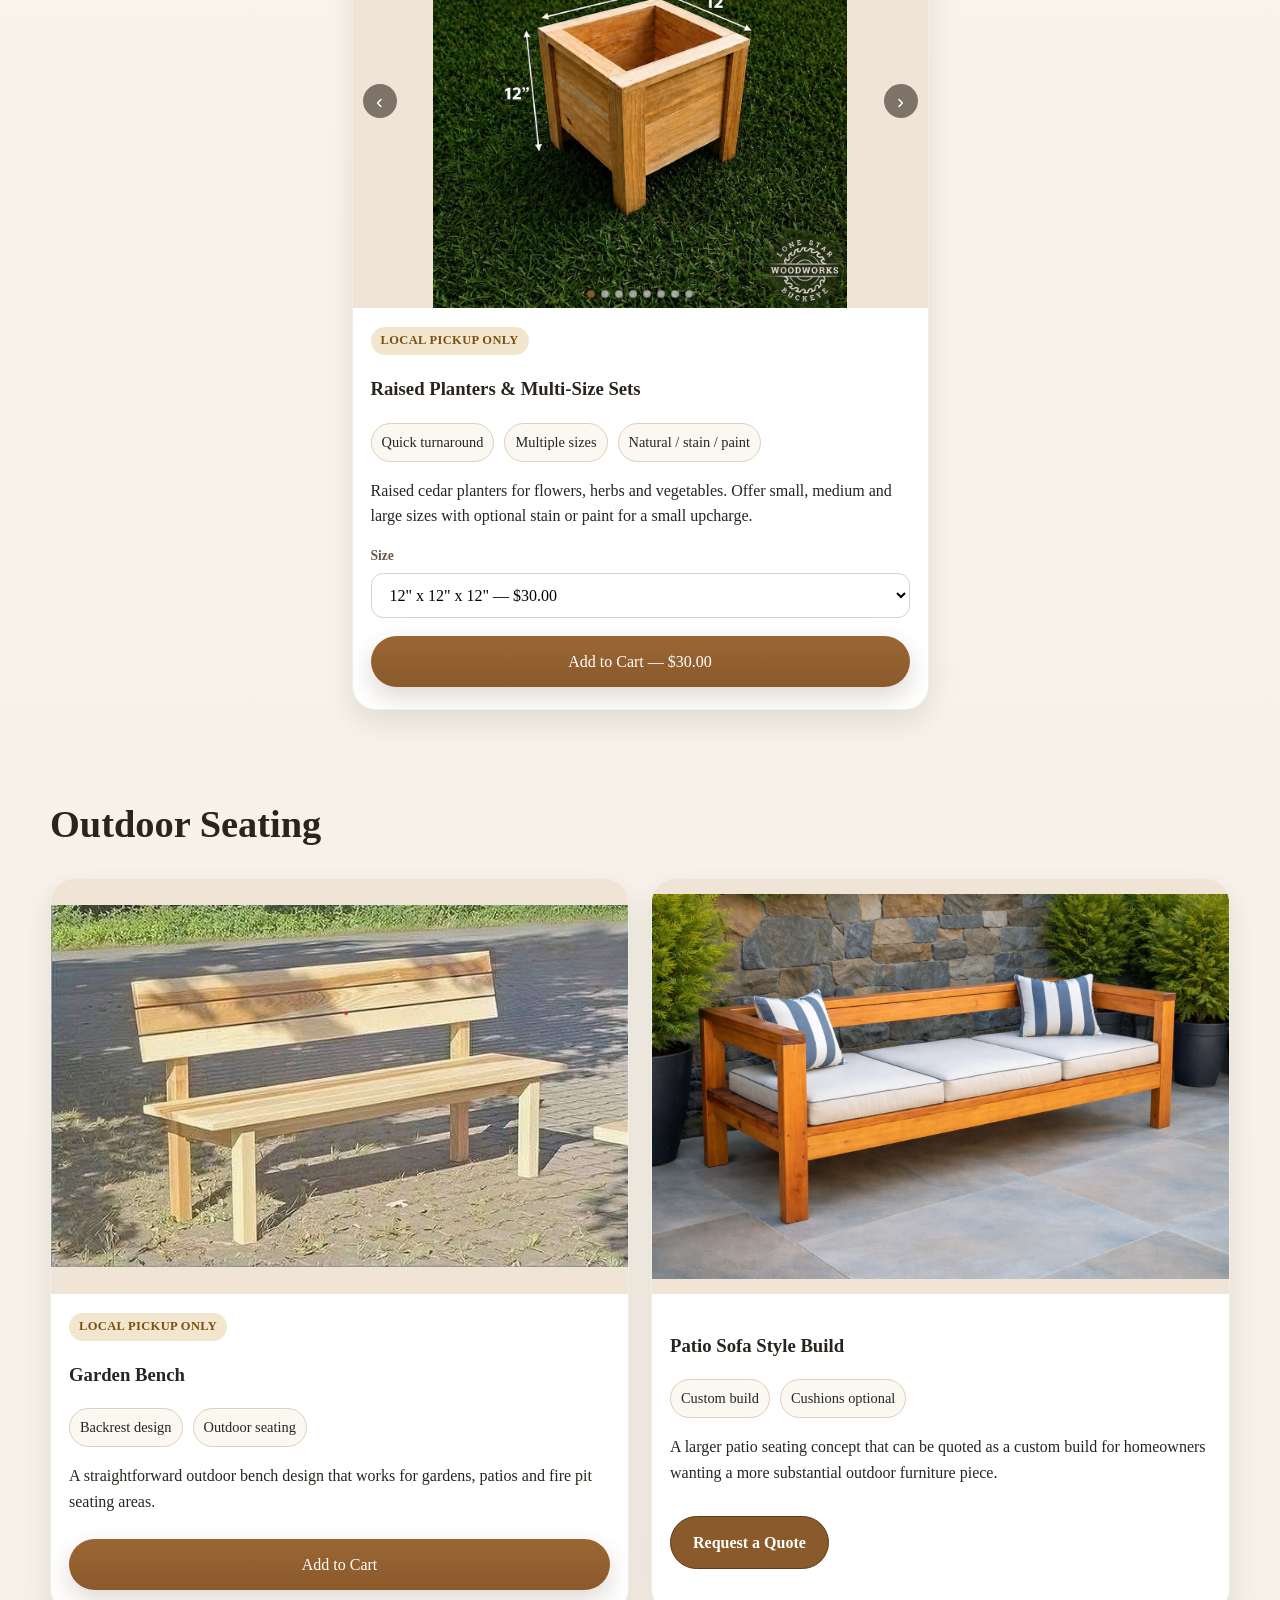
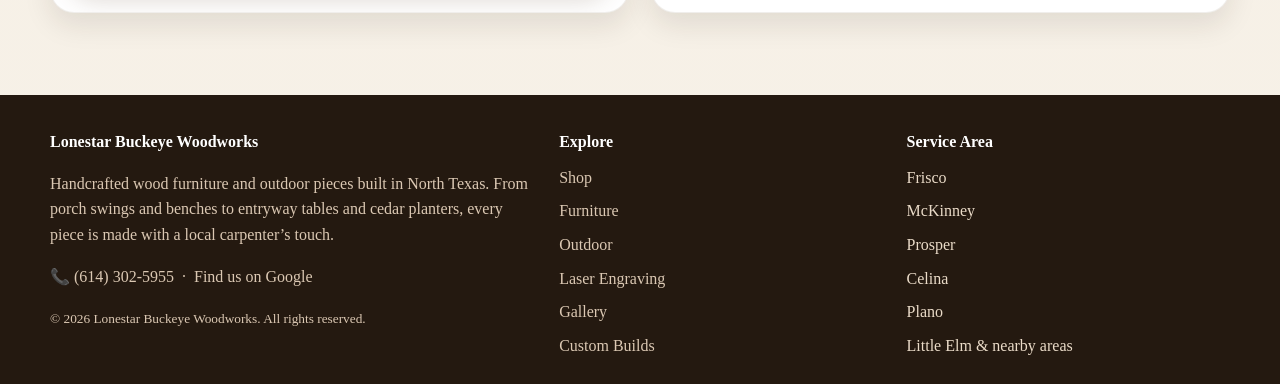
<file: outdoor.html>
<!DOCTYPE html>
<html lang="en">
<head>
  <meta charset="UTF-8">
  <meta name="viewport" content="width=device-width, initial-scale=1.0">
  <title>Outdoor | Lonestar Buckeye Woodworks</title>
  <meta name="description" content="Porch swings, cedar planters and outdoor benches built locally in Frisco and surrounding North Texas cities.">
  <link rel="icon" href="images/logo.png">
  <link rel="canonical" href="https://lonestarbuckeyes.com/outdoor.html">
  <meta property="og:type" content="website">
  <meta property="og:site_name" content="Lonestar Buckeye Woodworks">
  <meta property="og:title" content="Outdoor | Lonestar Buckeye Woodworks">
  <meta property="og:description" content="Porch swings, cedar planters and outdoor benches built locally in Frisco and surrounding North Texas cities.">
  <meta property="og:url" content="https://lonestarbuckeyes.com/outdoor.html">
  <meta property="og:image" content="https://lonestarbuckeyes.com/images/swing-finished.jpg">
  <meta name="twitter:card" content="summary_large_image">
  <meta name="twitter:title" content="Outdoor | Lonestar Buckeye Woodworks">
  <meta name="twitter:description" content="Porch swings, cedar planters and outdoor benches built locally in Frisco and surrounding North Texas cities.">
  <meta name="twitter:image" content="https://lonestarbuckeyes.com/images/swing-finished.jpg">
  <script type="application/ld+json">
  {
    "@context": "https://schema.org",
    "@type": "BreadcrumbList",
    "itemListElement": [
      { "@type": "ListItem", "position": 1, "name": "Home", "item": "https://lonestarbuckeyes.com/" },
      { "@type": "ListItem", "position": 2, "name": "Outdoor", "item": "https://lonestarbuckeyes.com/outdoor.html" }
    ]
  }
  </script>
  <link rel="stylesheet" href="style.css">
</head>
<body>

<div class="topbar">
  <div class="container">
    <div>Handcrafted in North Texas • Frisco, McKinney, Prosper, Celina, Plano & nearby areas</div>
    <div>Made-to-order furniture, laser engraving, swings, benches and planters</div>
    <div><a href="tel:+16143025955">📞 (614) 302-5955</a></div>
  </div>
</div>
<header class="site-header">
  <div class="container nav-wrap">
    <a class="brand" href="index.html">
      <img src="images/logo.png" width="500" height="500" alt="Lonestar Buckeye Woodworks logo">
      <div class="brand-text">
        <strong>Lonestar Buckeye Woodworks</strong>
        <span>Local carpenter brand • custom builds in North Texas</span>
      </div>
    </a>
    <nav class="nav" aria-label="Primary">
      <a href="index.html">Home</a>
      <a href="shop.html">Shop</a>
      <a href="furniture.html">Furniture</a>
      <a href="outdoor.html">Outdoor</a>
      <a href="laser-engraving.html">Laser Engraving</a>
      <a href="custom-builds.html">Custom Builds</a>
      <a href="gallery.html">Gallery</a>
      <a href="contact.html">Contact</a>
      <a href="cart.html" id="cart-nav-toggle" class="cart-link"><span aria-hidden="true">🛒</span> Cart <span class="cart-badge">0</span></a>
    </nav>
  </div>
</header>


<main>
  <section class="page-hero">
    <div class="container">
      <div class="panel text-only">
        <div>
          <div class="eyebrow">Outdoor collection</div>
          <h1>Porch swings, garden benches and cedar planters</h1>
          <div class="meta">
            <span>Made to order</span>
            <span>Outdoor-friendly builds</span>
            <span>Quick-turn planters</span>
          </div>
        </div>
      </div>
    </div>
  </section>

  <section class="section" id="porch-swings">
    <div class="container">
      <div class="section-title"><h2>Porch Swings</h2></div>
      <div class="product-grid">
        <article class="product" id="product-porch-swing-classic">
          <img src="images/swing-finished.jpg" width="1536" height="1024" alt="Dark stained porch swing" fetchpriority="high">
          <div class="body">
            <span class="fulfillment-tag fulfillment-pickup">Local Pickup Only</span>
            <h3>Classic Porch Swing</h3>
            <div class="meta"><span>Made to order</span><span>Natural or stain</span><span>Texas patio ready</span></div>
            <p>A handcrafted porch swing with a wide seat, armrests and a clean, sturdy profile. Strong fit for front porches, patios and backyard seating areas.</p>
            <div class="product-controls" data-static-product="porch-swing-classic"></div>
          </div>
        </article>
        <article class="product" id="product-porch-swing-console">
          <img src="images/swing-console.jpg" width="1536" height="1024" alt="Porch swing with center console" loading="lazy">
          <div class="body">
            <span class="fulfillment-tag fulfillment-pickup">Local Pickup Only</span>
            <h3>Porch Swing with Center Console</h3>
            <div class="meta"><span>Premium upgrade</span><span>Great for custom orders</span></div>
            <p>A conversation-starting variation that includes a center console for drinks or décor. Great option to showcase premium customization.</p>
            <div class="product-controls" data-static-product="porch-swing-console"></div>
          </div>
        </article>
      </div>
    </div>
  </section>

  <section class="section" id="planters">
    <div class="container">
      <div class="section-title"><h2>Cedar Planters</h2></div>
      <div class="product-grid single">
        <article class="product" id="product-planter-cedar">
          <img src="images/planter-group.jpg" width="1024" height="1536" alt="Multiple cedar planter boxes" loading="lazy">
          <div class="body">
            <span class="fulfillment-tag fulfillment-pickup">Local Pickup Only</span>
            <h3>Raised Planters & Multi-Size Sets</h3>
            <div class="meta"><span>Quick turnaround</span><span>Multiple sizes</span><span>Natural / stain / paint</span></div>
            <p>Raised cedar planters for flowers, herbs and vegetables. Offer small, medium and large sizes with optional stain or paint for a small upcharge.</p>
            <div class="product-controls" data-static-product="planter-cedar"></div>
          </div>
        </article>
      </div>
    </div>
  </section>

  <section class="section" id="garden-benches">
    <div class="container">
      <div class="section-title"><h2>Outdoor Seating</h2></div>
      <div class="product-grid">
        <article class="product" id="product-garden-bench">
          <img src="images/garden-bench.jpg" width="651" height="408" alt="Outdoor garden bench" loading="lazy">
          <div class="body">
            <span class="fulfillment-tag fulfillment-pickup">Local Pickup Only</span>
            <h3>Garden Bench</h3>
            <div class="meta"><span>Backrest design</span><span>Outdoor seating</span></div>
            <p>A straightforward outdoor bench design that works for gardens, patios and fire pit seating areas.</p>
            <div class="product-controls" data-static-product="garden-bench"></div>
          </div>
        </article>
        <article class="product">
          <img src="images/patio-sofa.jpg" width="1536" height="1024" alt="Patio sofa style frame" loading="lazy">
          <div class="body">
            <h3>Patio Sofa Style Build</h3>
            <div class="meta"><span>Custom build</span><span>Cushions optional</span></div>
            <p>A larger patio seating concept that can be quoted as a custom build for homeowners wanting a more substantial outdoor furniture piece.</p>
            <a href="contact.html" class="btn btn-secondary buy-now-link">Request a Quote</a>
          </div>
        </article>
      </div>
    </div>
  </section>
</main>


<footer class="footer">
  <div class="container footer-grid">
    <div>
      <h4>Lonestar Buckeye Woodworks</h4>
      <p>Handcrafted wood furniture and outdoor pieces built in North Texas. From porch swings and benches to entryway tables and cedar planters, every piece is made with a local carpenter’s touch.</p>
      <p class="footer-contact"><a href="tel:+16143025955">📞 (614) 302-5955</a> &nbsp;·&nbsp; <a href="https://g.page/r/CWdROURqW8jrEBM/" target="_blank" rel="noopener">Find us on Google</a></p>
      <small>© <span id="year"></span> Lonestar Buckeye Woodworks. All rights reserved.</small>
    </div>
    <div>
      <h4>Explore</h4>
      <div class="list">
        <a href="shop.html">Shop</a>
        <a href="furniture.html">Furniture</a>
        <a href="outdoor.html">Outdoor</a>
        <a href="laser-engraving.html">Laser Engraving</a>
        <a href="gallery.html">Gallery</a>
        <a href="custom-builds.html">Custom Builds</a>
      </div>
    </div>
    <div>
      <h4>Service Area</h4>
      <div class="list">
        <span>Frisco</span>
        <span>McKinney</span>
        <span>Prosper</span>
        <span>Celina</span>
        <span>Plano</span>
        <span>Little Elm & nearby areas</span>
      </div>
    </div>
  </div>
</footer>
<script src="script.js"></script>
<script src="products.js"></script>
<script src="cart.js"></script>

</body>
</html>
</file>
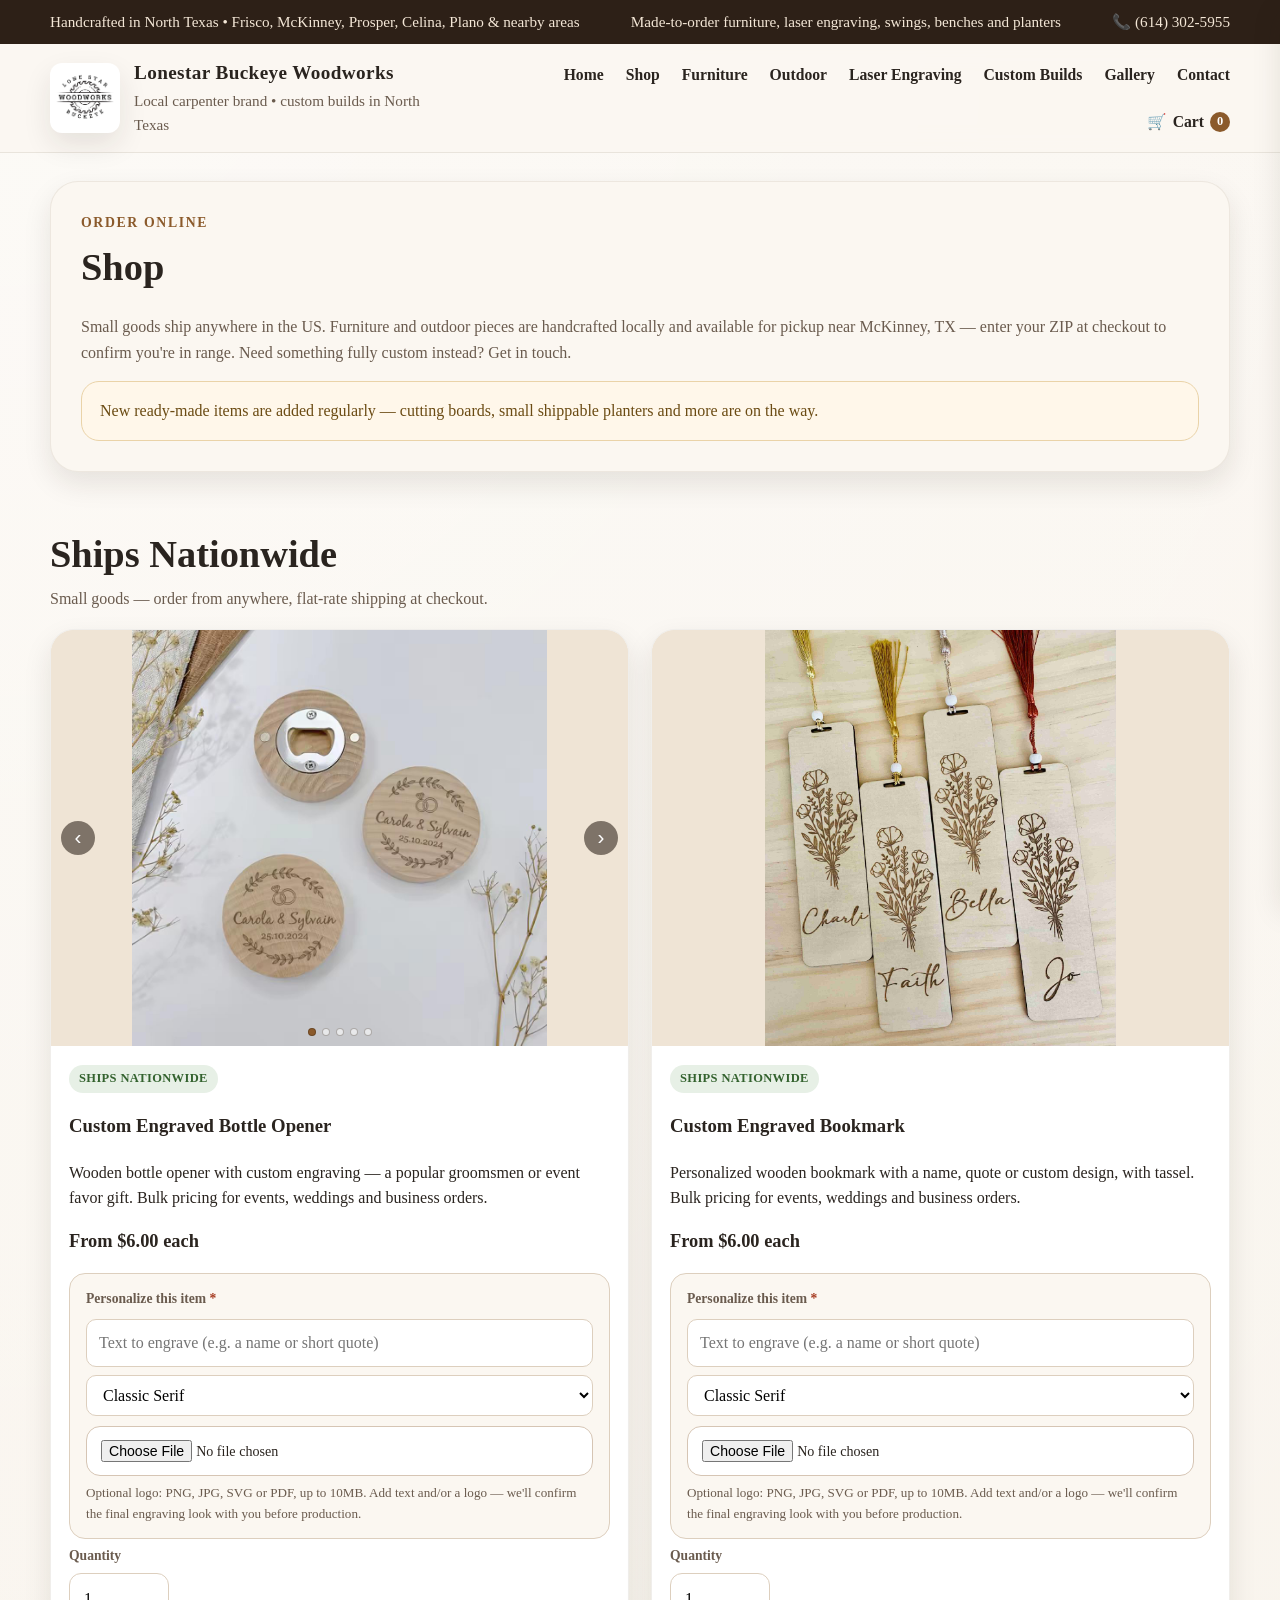
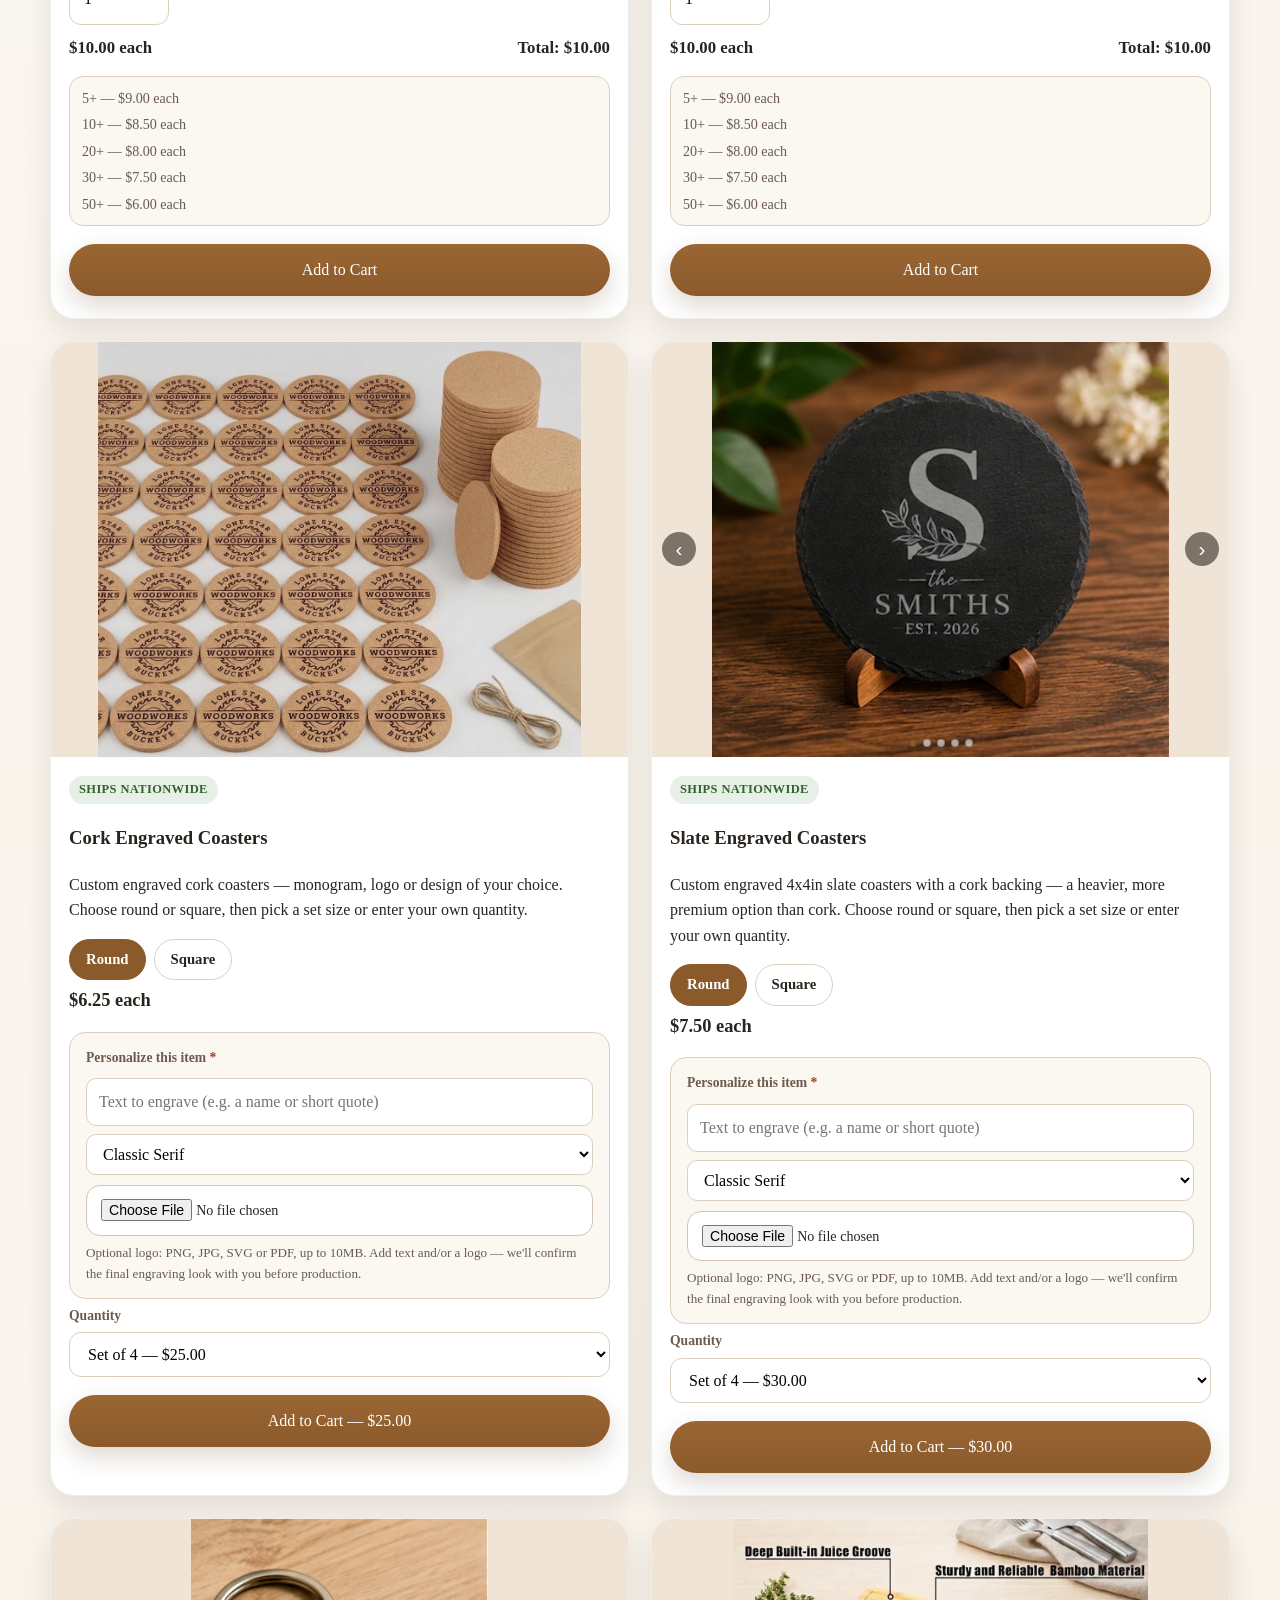
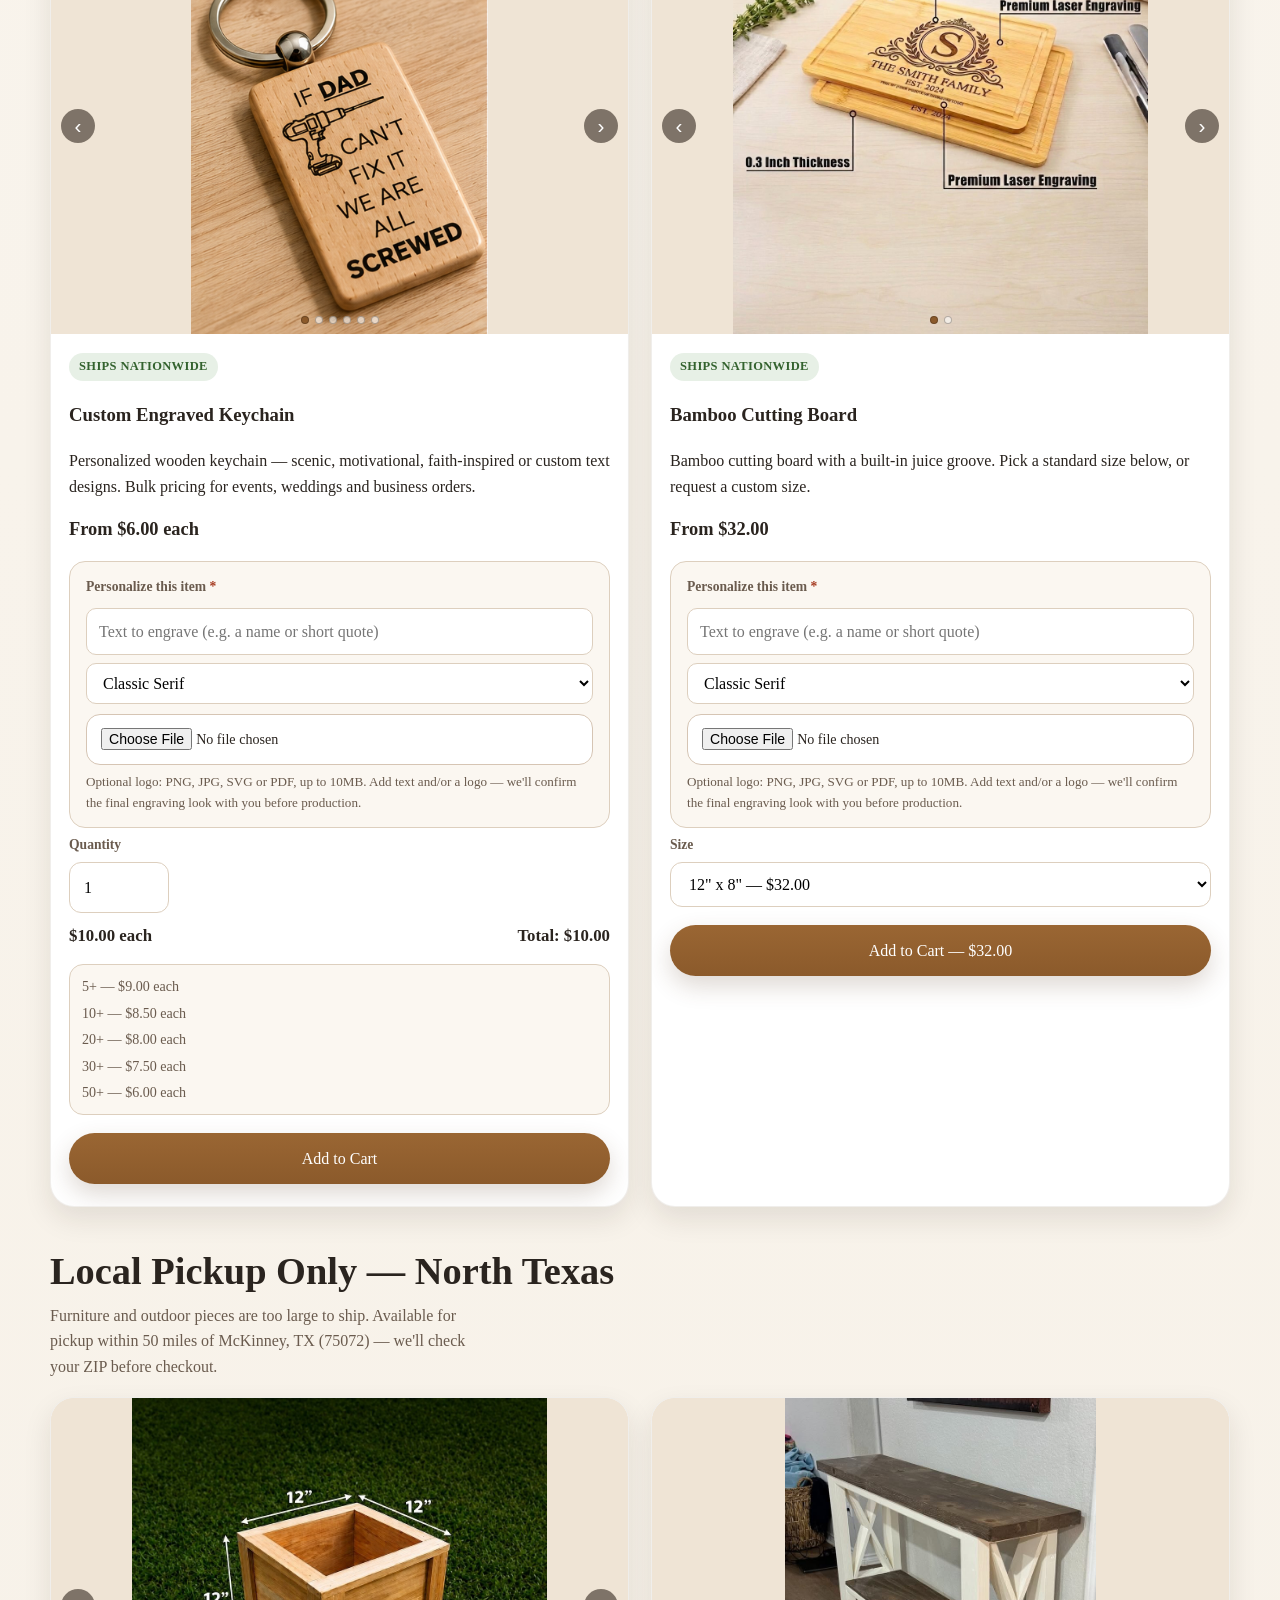
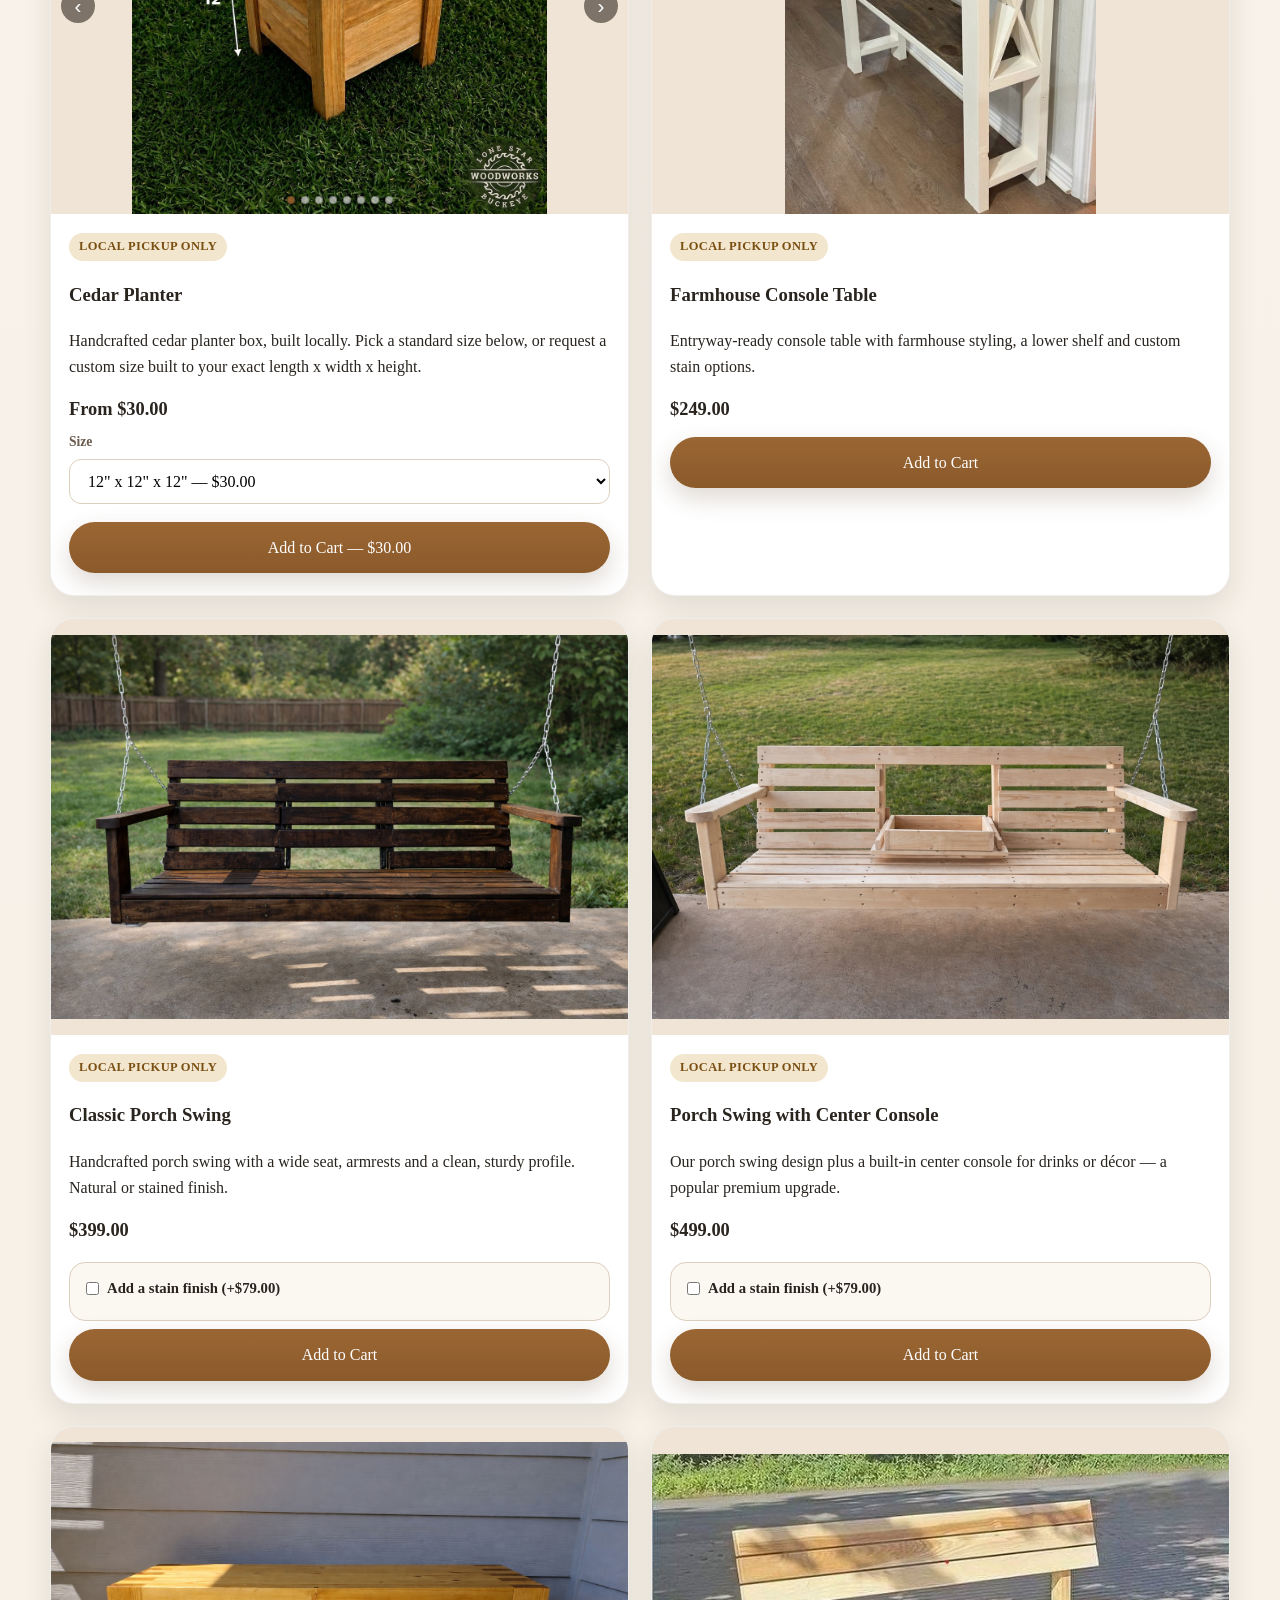
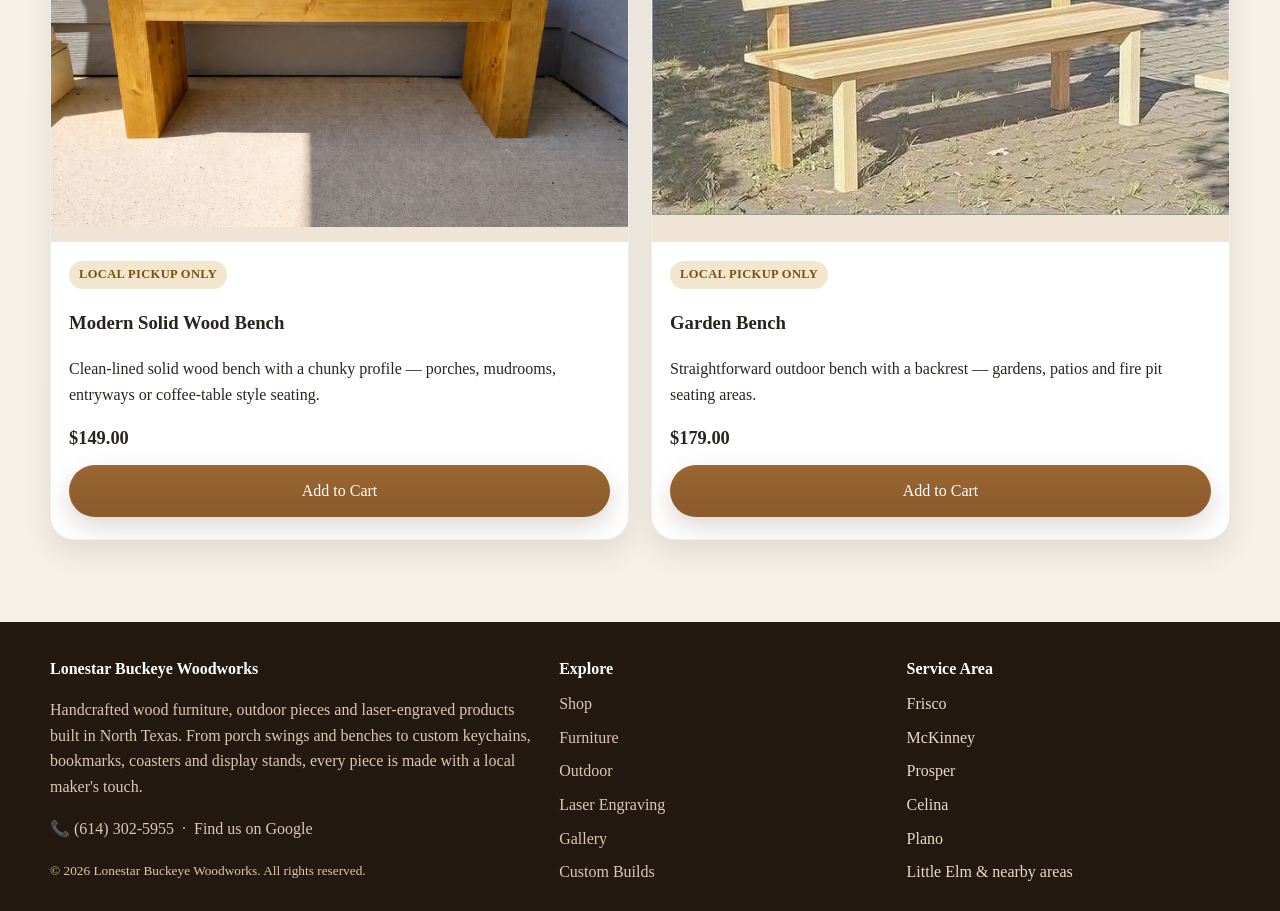
<file: shop.html>
<!DOCTYPE html>
<html lang="en">
<head>
  <meta charset="UTF-8">
  <meta name="viewport" content="width=device-width, initial-scale=1.0">
  <title>Shop | Lonestar Buckeye Woodworks</title>
  <meta name="description" content="Shop ready-made, shippable items from Lonestar Buckeye Woodworks — laser-engraved keychains, bookmarks, coasters, bottle openers and more. Ships nationwide.">
  <link rel="icon" href="images/logo.png">
  <link rel="canonical" href="https://lonestarbuckeyes.com/shop.html">
  <meta property="og:type" content="website">
  <meta property="og:site_name" content="Lonestar Buckeye Woodworks">
  <meta property="og:title" content="Shop | Lonestar Buckeye Woodworks">
  <meta property="og:description" content="Shop ready-made, shippable items from Lonestar Buckeye Woodworks — laser-engraved keychains, bookmarks, coasters, bottle openers and more. Ships nationwide.">
  <meta property="og:url" content="https://lonestarbuckeyes.com/shop.html">
  <meta property="og:image" content="https://lonestarbuckeyes.com/images/laser-coaster-collage.jpg">
  <meta name="twitter:card" content="summary_large_image">
  <meta name="twitter:title" content="Shop | Lonestar Buckeye Woodworks">
  <meta name="twitter:description" content="Shop ready-made, shippable items — laser-engraved keychains, bookmarks, coasters, bottle openers and more. Ships nationwide.">
  <meta name="twitter:image" content="https://lonestarbuckeyes.com/images/laser-coaster-collage.jpg">
  <script type="application/ld+json">
  {
    "@context": "https://schema.org",
    "@type": "BreadcrumbList",
    "itemListElement": [
      { "@type": "ListItem", "position": 1, "name": "Home", "item": "https://lonestarbuckeyes.com/" },
      { "@type": "ListItem", "position": 2, "name": "Shop", "item": "https://lonestarbuckeyes.com/shop.html" }
    ]
  }
  </script>
  <link rel="stylesheet" href="style.css">
</head>
<body>

<div class="topbar">
  <div class="container">
    <div>Handcrafted in North Texas • Frisco, McKinney, Prosper, Celina, Plano & nearby areas</div>
    <div>Made-to-order furniture, laser engraving, swings, benches and planters</div>
    <div><a href="tel:+16143025955">📞 (614) 302-5955</a></div>
  </div>
</div>

<header class="site-header">
  <div class="container nav-wrap">
    <a class="brand" href="index.html">
      <img src="images/logo.png" width="500" height="500" alt="Lonestar Buckeye Woodworks logo">
      <div class="brand-text">
        <strong>Lonestar Buckeye Woodworks</strong>
        <span>Local carpenter brand • custom builds in North Texas</span>
      </div>
    </a>
    <nav class="nav" aria-label="Primary">
      <a href="index.html">Home</a>
      <a href="shop.html">Shop</a>
      <a href="furniture.html">Furniture</a>
      <a href="outdoor.html">Outdoor</a>
      <a href="laser-engraving.html">Laser Engraving</a>
      <a href="custom-builds.html">Custom Builds</a>
      <a href="gallery.html">Gallery</a>
      <a href="contact.html">Contact</a>
      <a href="cart.html" id="cart-nav-toggle" class="cart-link"><span aria-hidden="true">🛒</span> Cart <span class="cart-badge">0</span></a>
    </nav>
  </div>
</header>

<main>
  <section class="page-hero">
    <div class="container">
      <div class="panel" style="grid-template-columns:1fr">
        <div>
          <div class="eyebrow">Order online</div>
          <h1>Shop</h1>
          <p>Small goods ship anywhere in the US. Furniture and outdoor pieces are handcrafted locally and available for pickup near McKinney, TX — enter your ZIP at checkout to confirm you're in range. Need something fully custom instead? <a href="contact.html">Get in touch</a>.</p>
          <div class="notice">New ready-made items are added regularly — cutting boards, small shippable planters and more are on the way.</div>
        </div>
      </div>
    </div>
  </section>

  <section class="section">
    <div class="container">
      <div class="section-title shop-section-title">
        <div>
          <h2>Ships Nationwide</h2>
          <p>Small goods — order from anywhere, flat-rate shipping at checkout.</p>
        </div>
      </div>
      <div class="product-grid" id="shop-product-grid-ships"></div>

      <div class="section-title shop-section-title">
        <div>
          <h2>Local Pickup Only — North Texas</h2>
          <p>Furniture and outdoor pieces are too large to ship. Available for pickup within 50 miles of McKinney, TX (75072) — we'll check your ZIP before checkout.</p>
        </div>
      </div>
      <div class="product-grid" id="shop-product-grid-pickup"></div>
    </div>
  </section>
</main>

<footer class="footer">
  <div class="container footer-grid">
    <div>
      <h4>Lonestar Buckeye Woodworks</h4>
      <p>Handcrafted wood furniture, outdoor pieces and laser-engraved products built in North Texas. From porch swings and benches to custom keychains, bookmarks, coasters and display stands, every piece is made with a local maker&apos;s touch.</p>
      <p class="footer-contact"><a href="tel:+16143025955">📞 (614) 302-5955</a> &nbsp;·&nbsp; <a href="https://g.page/r/CWdROURqW8jrEBM/" target="_blank" rel="noopener">Find us on Google</a></p>
      <small>© <span id="year"></span> Lonestar Buckeye Woodworks. All rights reserved.</small>
    </div>
    <div>
      <h4>Explore</h4>
      <div class="list">
        <a href="shop.html">Shop</a>
        <a href="furniture.html">Furniture</a>
        <a href="outdoor.html">Outdoor</a>
        <a href="laser-engraving.html">Laser Engraving</a>
        <a href="gallery.html">Gallery</a>
        <a href="custom-builds.html">Custom Builds</a>
      </div>
    </div>
    <div>
      <h4>Service Area</h4>
      <div class="list">
        <span>Frisco</span>
        <span>McKinney</span>
        <span>Prosper</span>
        <span>Celina</span>
        <span>Plano</span>
        <span>Little Elm & nearby areas</span>
      </div>
    </div>
  </div>
</footer>

<script src="script.js"></script>
<script src="products.js"></script>
<script src="cart.js"></script>
</body>
</html>
</file>
<file: style.css>
:root{
  --bg:#f6f0e6;
  --paper:#fbf7f1;
  --ink:#2a241f;
  --muted:#6a5b4e;
  --wood:#8b5a2b;
  --wood-dark:#5b3a22;
  --line:#ddcfbe;
  --card:#fffaf4;
  --shadow:0 12px 28px rgba(44, 28, 15, .10);
  --radius:18px;
  --max:1180px;
}
*{box-sizing:border-box}
html{scroll-behavior:smooth}
body{
  margin:0;
  font-family: Georgia, "Times New Roman", serif;
  color:var(--ink);
  background:
    radial-gradient(circle at top left, rgba(255,255,255,.45), transparent 28%),
    linear-gradient(180deg, #faf6f0, var(--bg));
  line-height:1.6;
}
img{max-width:100%;display:block}
a{color:inherit;text-decoration:none}
.container{width:min(calc(100% - 32px), var(--max)); margin:0 auto}
.topbar{
  background:#2d2017;
  color:#f4e7d7;
  font-size:.95rem;
}
.topbar .container{
  display:flex; gap:16px; justify-content:space-between; align-items:center;
  padding:10px 0;
  flex-wrap:wrap;
}
.site-header{
  position:sticky; top:0; z-index:50;
  backdrop-filter: blur(10px);
  background:rgba(251,247,241,.92);
  border-bottom:1px solid rgba(107,88,66,.12);
}
.nav-wrap{
  display:flex; align-items:center; justify-content:space-between;
  gap:20px; padding:14px 0;
}
.brand{display:flex; align-items:center; gap:14px; min-width:0}
.brand img{width:70px; height:70px; object-fit:contain; border-radius:12px; background:white; padding:6px; box-shadow:var(--shadow)}
.brand-text{min-width:0}
.brand-text strong{display:block; font-size:1.2rem; letter-spacing:.02em}
.brand-text span{display:block; color:var(--muted); font-size:.95rem}
.nav{
  display:flex; gap:22px; align-items:center; flex-wrap:wrap; justify-content:flex-end;
}
.nav a{font-weight:700; font-size:.98rem}
.nav a:hover{color:var(--wood)}
.btn{
  display:inline-flex; align-items:center; justify-content:center;
  border-radius:999px; padding:13px 22px; font-weight:700;
  transition:.2s ease; border:1px solid transparent;
}
.btn-primary{background:linear-gradient(180deg, #9a6633, var(--wood)); color:#fff; box-shadow:0 10px 24px rgba(91,58,34,.20)}
.btn-primary:hover{transform:translateY(-1px)}
.btn-secondary{background:var(--wood); color:#fff; border-color:var(--wood-dark)}
.btn-secondary:hover{background:var(--wood-dark); border-color:var(--wood-dark)}
.hero{
  padding:44px 0 24px;
}
.hero-grid{
  display:grid; grid-template-columns:1.1fr .9fr; gap:28px; align-items:center;
}
.hero-copy{
  background:rgba(255,251,245,.74);
  border:1px solid rgba(139,90,43,.12);
  border-radius:30px;
  padding:40px;
  box-shadow:var(--shadow);
}
.eyebrow{
  color:var(--wood);
  text-transform:uppercase;
  letter-spacing:.12em;
  font-size:.86rem;
  font-weight:700;
}
.hero h1{
  font-size:clamp(2rem, 3.2vw, 3.5rem);
  line-height:1.1;
  margin:10px 0 16px;
}
.hero p{
  font-size:1.12rem; color:var(--muted); max-width:58ch; margin:0 0 24px;
}
.hero-actions{display:flex; gap:14px; flex-wrap:wrap; margin-bottom:26px}
.service-tags{display:flex; gap:10px; flex-wrap:wrap}
.service-tags span{
  background:#fff; border:1px solid var(--line); padding:9px 14px;
  border-radius:999px; font-size:.94rem; box-shadow:var(--shadow)
}
.hero-photo{
  position:relative; border-radius:30px; overflow:hidden; box-shadow:var(--shadow);
  min-height:540px; background:#dfd0bf;
}
.hero-photo img{width:100%; height:100%; object-fit:cover}
.hero-badge{
  position:absolute; right:18px; bottom:18px; background:rgba(45,32,23,.88); color:#fff;
  padding:14px 16px; border-radius:18px; max-width:270px;
}
.hero-badge strong{display:block}
.section{
  padding:42px 0;
}
.section-title{display:flex; align-items:end; justify-content:space-between; gap:14px; margin-bottom:22px}
.section-title h2{
  font-size:clamp(1.8rem, 3vw, 2.7rem); margin:0;
}
.section-title p{margin:0; color:var(--muted); max-width:55ch}
.card-grid{
  display:grid; grid-template-columns:repeat(auto-fit, minmax(220px, 1fr)); gap:20px;
}
.card{
  background:var(--card); border:1px solid rgba(107,88,66,.10); border-radius:24px; overflow:hidden; box-shadow:var(--shadow);
}
.card-media{aspect-ratio: 1 / .82; overflow:hidden}
.card-media img{width:100%; height:100%; object-fit:cover; transition:transform .35s ease}
.card:hover .card-media img{transform:scale(1.03)}
.card-body{padding:18px}
.card-body h3{margin:0 0 8px; font-size:1.25rem}
.card-body p{margin:0 0 14px; color:var(--muted); font-size:.98rem}
.link-arrow{font-weight:700; color:var(--wood)}
.about{
  display:grid; grid-template-columns:1fr 1fr; gap:26px; align-items:center;
}
.panel{
  background:var(--paper); border:1px solid rgba(107,88,66,.10); border-radius:28px; padding:30px; box-shadow:var(--shadow)
}
.checklist{display:grid; gap:12px; margin-top:18px}
.checklist div{display:flex; gap:10px; align-items:flex-start}
.check{width:24px; height:24px; border-radius:50%; background:#efe1d2; color:var(--wood); display:inline-flex; align-items:center; justify-content:center; font-weight:700; flex:none}
.gallery-grid{
  display:grid; grid-template-columns:repeat(3, 1fr); gap:16px;
}
.gallery-grid figure{
  margin:0; background:#fff; border-radius:20px; overflow:hidden; box-shadow:var(--shadow); border:1px solid rgba(107,88,66,.1)
}
.gallery-grid img{width:100%;height:auto;display:block;object-fit:contain;}
.gallery-grid figcaption{padding:12px 14px; font-size:.95rem; color:var(--muted)}
.cta{
  padding:52px 0 70px;
}
.cta-box{
  background:
    linear-gradient(135deg, rgba(255,255,255,.06), transparent 36%),
    linear-gradient(180deg, #6a4528, #4a2f1f);
  color:#fff; border-radius:28px; padding:38px; box-shadow:var(--shadow);
  display:grid; grid-template-columns:1.15fr .85fr; gap:24px; align-items:center;
}
.cta-box p{color:#f2dfcd}
.footer{
  background:#241910; color:#eadbc8; margin-top:40px; padding:34px 0 26px;
}
.footer-grid{
  display:grid; grid-template-columns:1.2fr .8fr .8fr; gap:24px;
}
.footer small, .footer p, .footer a{color:#dbc8b3}
.footer h4{margin:0 0 10px; color:#fff}
.list{display:grid; gap:8px}
.hero-mini{
  border-radius:24px; overflow:hidden; box-shadow:var(--shadow); margin-top:16px;
}
.hero-mini img{width:100%; height:auto}
.page-hero{
  padding:28px 0 10px;
}
.page-hero .panel{
  display:grid; grid-template-columns:1fr .9fr; gap:24px; align-items:center;
}
.page-hero .panel.text-only{
  grid-template-columns:1fr;
}
.page-hero h1{margin:.2rem 0 .8rem; font-size:clamp(2rem, 3vw, 3.4rem)}
.page-hero p{color:var(--muted)}
.product-grid{display:grid; grid-template-columns:repeat(2,1fr); gap:22px}
.product-grid.single{grid-template-columns:1fr; max-width:577px; margin:0 auto}
.product{
  background:#fff; border:1px solid rgba(107,88,66,.1); border-radius:24px; overflow:hidden; box-shadow:var(--shadow)
}
.product img{width:100%; height:auto; aspect-ratio:1 / .72; object-fit:contain; background:#efe4d5}
.product .body{padding:18px 18px 22px}
.meta{display:flex; gap:10px; flex-wrap:wrap; margin:10px 0 14px}
.meta span{font-size:.9rem; padding:7px 10px; border:1px solid var(--line); border-radius:999px; background:#fbf7f1}
.notice{
  background:#fff7ea; border:1px solid #ead3a8; color:#6b4b13;
  border-radius:18px; padding:16px 18px; margin-top:16px;
}
.buy-now-link{display:inline-flex; margin-top:14px}
.faq-list{display:grid; gap:14px; max-width:820px}
.faq-item{
  background:var(--paper); border:1px solid rgba(107,88,66,.10); border-radius:var(--radius); box-shadow:var(--shadow);
  padding:4px 22px;
}
.faq-item summary{
  cursor:pointer; list-style:none; padding:18px 0; font-weight:700; font-size:1.05rem;
  display:flex; align-items:center; justify-content:space-between; gap:16px;
}
.faq-item summary::-webkit-details-marker{display:none}
.faq-item summary::after{
  content:"+"; font-size:1.5rem; font-weight:400; color:var(--wood); flex-shrink:0; transition:transform .2s ease;
}
.faq-item[open] summary::after{transform:rotate(45deg)}
.faq-item p{margin:0 0 18px; color:var(--muted)}
.contact-grid{display:grid; grid-template-columns:.95fr 1.05fr; gap:22px}
.form-card{
  background:#fff; border-radius:24px; box-shadow:var(--shadow); border:1px solid rgba(107,88,66,.1); padding:24px;
}
label{display:block; margin-bottom:6px; font-weight:700}
input, select, textarea{
  width:100%; padding:13px 14px; border-radius:14px; border:1px solid #d6c5b4; background:#fff; font:inherit;
}
textarea{min-height:140px; resize:vertical}
.form-row{display:grid; grid-template-columns:1fr 1fr; gap:14px}
.form-stack{display:grid; gap:14px}
.note{font-size:.92rem; color:var(--muted)}
@media (max-width: 980px){
  .hero-grid,.about,.cta-box,.page-hero .panel,.contact-grid{grid-template-columns:1fr}
  .card-grid{grid-template-columns:repeat(2,1fr)}
  .gallery-grid{grid-template-columns:repeat(2,1fr)}
  .footer-grid{grid-template-columns:1fr 1fr}
  .hero-photo{min-height:420px}
}
@media (max-width: 700px){
  .nav-wrap{flex-direction:column; align-items:flex-start}
  .nav{gap:14px}
  .card-grid,.gallery-grid,.product-grid,.form-row,.footer-grid{grid-template-columns:1fr}
  .hero-copy,.panel,.cta-box,.form-card{padding:22px}
  .hero{padding-top:24px}
  .brand img{width:58px;height:58px}
}


.video-grid{display:grid; grid-template-columns:repeat(2,1fr); gap:20px; margin-top:22px}
.video-card{background:#fff; border:1px solid rgba(107,88,66,.1); border-radius:24px; overflow:hidden; box-shadow:var(--shadow)}
.video-card video,.video-card img{width:100%; height:auto; aspect-ratio:16/10; object-fit:cover; background:#000}
.video-card .body{padding:16px 18px}
.small-gallery{display:grid; grid-template-columns:repeat(4,1fr); gap:16px; margin-top:18px}
.small-gallery figure{margin:0; background:#fff; border-radius:18px; overflow:hidden; box-shadow:var(--shadow); border:1px solid rgba(107,88,66,.1)}
.small-gallery img{width:100%; height:auto; aspect-ratio:1 / 1; object-fit:cover}
.small-gallery figcaption{padding:10px 12px; font-size:.92rem; color:var(--muted)}
@media (max-width: 980px){
  .video-grid,.small-gallery{grid-template-columns:repeat(2,1fr)}
}
@media (max-width: 700px){
  .video-grid,.small-gallery{grid-template-columns:1fr}
}

.engraving-split{display:grid; grid-template-columns:1.05fr .95fr; gap:22px; align-items:start}
.engraving-right{display:grid; gap:22px}
.engraving-collage-panel{padding:24px}
.split-heading{margin:.2rem 0 .5rem; font-size:1.45rem}
.split-copy{margin:0 0 16px; color:var(--muted)}
.keychain-collage-single{background:#fff; border-radius:18px; overflow:hidden; border:1px solid rgba(107,88,66,.1); box-shadow:var(--shadow); padding:14px}
.keychain-collage-single img{display:block; width:100%; height:auto; border-radius:12px}
@media (max-width: 980px){
  .engraving-split{grid-template-columns:1fr}
}

/* Shopping cart: nav badge, drawer, product buy buttons, cart page */
.cart-link{position:relative; display:inline-flex; align-items:center; gap:6px}
.cart-badge{
  background:var(--wood); color:#fff; border-radius:999px; font-size:.78rem;
  font-weight:700; min-width:20px; height:20px; display:inline-flex;
  align-items:center; justify-content:center; padding:0 5px;
}
.cart-overlay{
  position:fixed; inset:0; background:rgba(36,25,16,.45); opacity:0; visibility:hidden;
  transition:opacity .2s ease; z-index:90;
}
.cart-overlay.is-open{opacity:1; visibility:visible}
.cart-drawer{
  position:fixed; top:0; right:0; height:100%; width:min(420px, 100%);
  background:var(--paper); box-shadow:var(--shadow); z-index:91;
  display:flex; flex-direction:column; transform:translateX(100%);
  transition:transform .25s ease; border-left:1px solid var(--line);
}
.cart-drawer.is-open{transform:translateX(0)}
.cart-drawer-head{
  display:flex; align-items:center; justify-content:space-between;
  padding:20px 22px; border-bottom:1px solid var(--line);
}
.cart-drawer-head h3{margin:0}
.cart-close{
  background:none; border:none; font-size:1.6rem; line-height:1; cursor:pointer; color:var(--muted);
}
.cart-drawer-items{flex:1; overflow-y:auto; padding:14px 22px}
.cart-drawer-footer{padding:18px 22px 22px; border-top:1px solid var(--line); display:grid; gap:12px}
.cart-subtotal-row{display:flex; justify-content:space-between; align-items:center; font-size:1.1rem}
.cart-checkout-btn{width:100%; border:none; cursor:pointer; font:inherit}
.cart-view-btn{width:100%}
.cart-note{margin:0; font-size:.85rem; color:var(--muted)}
.cart-note a{text-decoration:underline}
.cart-empty{color:var(--muted)}

.cart-line{display:grid; grid-template-columns:56px 1fr auto; gap:12px; align-items:center; padding:12px 0; border-bottom:1px solid var(--line)}
.cart-line img{width:56px; height:56px; object-fit:cover; border-radius:12px}
.cart-line-body{display:grid; gap:4px}
.cart-line-price{font-size:.85rem; color:var(--muted)}
.cart-line-total{font-weight:700}
.cart-qty{display:flex; align-items:center; gap:8px; margin-top:4px}
.qty-btn{
  width:26px; height:26px; border-radius:50%; border:1px solid var(--line); background:#fff;
  cursor:pointer; font-size:1rem; line-height:1; display:inline-flex; align-items:center; justify-content:center;
}
.qty-value{min-width:18px; text-align:center; font-weight:700}
.qty-remove{background:none; border:none; color:var(--muted); text-decoration:underline; cursor:pointer; font-size:.85rem; margin-left:6px}

.product-price{font-weight:700; font-size:1.15rem; margin:6px 0 4px}
.add-to-cart-btn{width:100%; border:none; cursor:pointer; font:inherit; margin-top:8px}

.product-carousel{position:relative; aspect-ratio:1 / .72; overflow:hidden; background:#efe4d5}
.carousel-viewport{position:relative; width:100%; height:100%}
.carousel-slide{
  position:absolute; inset:0; width:100%; height:100%; object-fit:contain;
  opacity:0; transition:opacity .25s ease; display:block;
}
.carousel-slide.is-active{opacity:1}
.carousel-nav{
  position:absolute; top:50%; transform:translateY(-50%); z-index:2;
  width:34px; height:34px; border-radius:50%; border:none; cursor:pointer;
  background:rgba(36,25,16,.55); color:#fff; font-size:1.3rem; line-height:1;
  display:inline-flex; align-items:center; justify-content:center;
}
.carousel-nav:hover{background:rgba(36,25,16,.8)}
.carousel-prev{left:10px}
.carousel-next{right:10px}
.carousel-dots{position:absolute; bottom:10px; left:0; right:0; z-index:2; display:flex; justify-content:center; gap:6px}
.carousel-dot{
  width:8px; height:8px; border-radius:50%; background:rgba(255,255,255,.6);
  border:1px solid rgba(36,25,16,.3); cursor:pointer;
}
.carousel-dot.is-active{background:var(--wood)}

.shape-toggle{display:flex; gap:8px; margin:4px 0}
.shape-btn{
  border:1px solid var(--line); background:#fff; color:var(--ink); cursor:pointer; font:inherit;
  padding:8px 16px; border-radius:999px; font-weight:700; font-size:.92rem;
}
.shape-btn.is-active{background:var(--wood); border-color:var(--wood); color:#fff}

/* Engraving customization panel (text/font or logo upload) */
.customize-panel{
  margin-top:16px; padding:14px 16px; background:#fbf7f1; border:1px solid var(--line);
  border-radius:16px; display:grid; gap:10px;
}
.customize-label{margin:0; font-size:.85rem; font-weight:700; color:var(--muted)}
.required-mark{color:#a5391f}
.customize-text-fields{display:grid; gap:8px}
.customize-text-fields input, .customize-text-fields select{
  padding:10px 12px; border-radius:10px; border:1px solid var(--line); font:inherit; background:#fff; width:100%;
}
.customize-logo-fields{display:grid; gap:6px}
.customize-logo-fields input[type="file"]{font-size:.88rem}
.customize-logo-fields .note{margin:0; font-size:.82rem; color:var(--muted)}
.customize-error{margin:0; font-size:.85rem; color:#a5391f; font-weight:700}
.cart-line-custom{font-size:.82rem; color:var(--muted); font-style:italic}

/* Stain finish add-on (porch swings) */
.stain-panel{
  margin-top:16px; padding:14px 16px; background:#fbf7f1; border:1px solid var(--line);
  border-radius:16px; display:grid; gap:10px;
}
.stain-toggle{display:flex; align-items:center; gap:8px; font-weight:700; font-size:.92rem; cursor:pointer}
.stain-toggle input{width:auto; margin:0}
.stain-color-fields:not([hidden]){display:grid; gap:6px}
.stain-color-fields select{
  padding:10px 12px; border-radius:10px; border:1px solid var(--line); font:inherit; background:#fff; width:100%;
}
.stain-color-fields .note{margin:0; font-size:.82rem; color:var(--muted)}

.qty-picker{display:grid; gap:6px; margin-top:6px}
.qty-picker label{margin:0; font-size:.85rem; font-weight:700; color:var(--muted)}
.qty-picker select{
  padding:12px 14px; border-radius:12px; border:1px solid var(--line); background:#fff; font:inherit;
}
.custom-qty-fields{
  margin-top:10px; background:#fbf7f1; border:1px solid var(--line); border-radius:14px; padding:12px;
  align-items:center; gap:10px;
}
.custom-qty-fields:not([hidden]){display:flex}
.custom-qty-fields input{padding:8px 10px; width:80px}
.qty-picker-action{margin-top:10px}

.tiered-picker{display:grid; gap:6px; margin-top:6px}
.tiered-picker label{margin:0; font-size:.85rem; font-weight:700; color:var(--muted)}
.tiered-picker input{
  padding:12px 14px; border-radius:12px; border:1px solid var(--line); background:#fff; font:inherit; width:100px;
}
.tiered-price-line{
  display:flex; justify-content:space-between; align-items:center; margin-top:4px;
  font-weight:700; font-size:1.05rem;
}
.tiered-breaks{
  list-style:none; margin:8px 0 0; padding:10px 12px; display:grid; gap:4px;
  background:#fbf7f1; border:1px solid var(--line); border-radius:14px; font-size:.88rem; color:var(--muted);
}
.tiered-picker-action{margin-top:10px}

.size-picker{display:grid; gap:6px; margin-top:6px}
.size-picker label{margin:0; font-size:.85rem; font-weight:700; color:var(--muted)}
.size-picker select{
  padding:12px 14px; border-radius:12px; border:1px solid var(--line); background:#fff; font:inherit;
}
.custom-size-fields{margin-top:10px; background:#fbf7f1; border:1px solid var(--line); border-radius:14px; padding:12px}
.custom-size-fields .note{margin:0 0 10px}
.custom-size-row{display:grid; grid-template-columns:repeat(3,1fr); gap:8px}
.custom-size-row input{padding:10px 12px}
.size-picker-action{margin-top:10px}
@media (max-width: 480px){
  .custom-size-row{grid-template-columns:1fr}
}

.cart-page-grid{display:grid; grid-template-columns:1.6fr 1fr; gap:26px; align-items:start}
.cart-summary{position:sticky; top:100px}
.cart-summary-row{display:flex; justify-content:space-between; align-items:center; font-size:1.15rem; margin-bottom:14px}
#cart-page-checkout{width:100%; border:none; cursor:pointer; font:inherit}
#cart-page-checkout:disabled{opacity:.5; cursor:not-allowed}
@media (max-width: 900px){
  .cart-page-grid{grid-template-columns:1fr}
  .cart-summary{position:static}
}

/* Fulfillment tags (Ships / Local Pickup) + shop section grouping */
.fulfillment-tag{
  display:inline-flex; align-items:center; font-size:.78rem; font-weight:700;
  padding:4px 10px; border-radius:999px; text-transform:uppercase; letter-spacing:.03em;
}
.fulfillment-ships{background:#e7f0e6; color:#33622e}
.fulfillment-pickup{background:#f3e6cf; color:#7a4f12}
.cart-line-price .fulfillment-tag{
  margin-left:6px; font-size:.68rem; padding:2px 8px; text-transform:none; letter-spacing:0; font-weight:700;
}
.shop-section-title{margin:34px 0 18px}
.shop-section-title:first-of-type{margin-top:0}
.zip-change-link{
  background:none; border:none; padding:0; color:var(--wood); text-decoration:underline;
  cursor:pointer; font:inherit; font-size:inherit;
}

/* ZIP eligibility modal */
.zip-modal{
  position:fixed; top:50%; left:50%; transform:translate(-50%, -48%);
  width:min(420px, calc(100% - 32px)); background:var(--paper); border-radius:24px;
  box-shadow:var(--shadow); z-index:96; padding:28px; opacity:0; visibility:hidden;
  transition:opacity .2s ease, transform .2s ease;
}
.zip-modal.is-open{opacity:1; visibility:visible; transform:translate(-50%, -50%)}
#zip-modal-overlay{z-index:95}
.zip-modal-box{position:relative}
.zip-modal-box h3{margin:0 0 10px}
.zip-modal-box p{margin:0 0 16px; color:var(--muted)}
.zip-modal-box .cart-close{position:absolute; top:-10px; right:-10px}
.zip-modal-row{display:flex; gap:10px}
.zip-modal-row input{
  flex:1; padding:12px 14px; border-radius:12px; border:1px solid var(--line); font:inherit;
}
.zip-modal-row .btn{border:none; cursor:pointer; font:inherit; padding:12px 20px}
.zip-modal-message{margin:14px 0 0; font-size:.92rem}
.zip-modal-message.is-success{color:#33622e; font-weight:700}
.zip-modal-message.is-error{color:#a5391f}
.zip-modal-message a{color:inherit; text-decoration:underline}

/* Contact form with Formspree + drag and drop */
.contact-panel{max-width:980px;margin:0 auto}
.contact-form{display:grid;gap:20px}
.form-grid{display:grid;grid-template-columns:repeat(2,minmax(0,1fr));gap:18px}
.contact-form label{display:block;margin-bottom:8px;font-weight:700;color:#3b2a1a}
.contact-form input,.contact-form select,.contact-form textarea{
  width:100%;padding:14px 16px;border:1px solid var(--line, #d8c7b5);border-radius:12px;
  background:#fff;color:#2e261e;font:inherit;
}
.contact-form textarea{resize:vertical;min-height:160px}
.upload-wrap{display:grid;gap:10px}
.dropzone{position:relative;border:2px dashed #c8b29a;background:#fbf7f2;border-radius:18px;padding:28px 20px;cursor:pointer;transition:all .2s ease}
.dropzone:hover,.dropzone.is-dragover{border-color:#8b5a2b;background:#f6eee5}
.dropzone input[type="file"]{position:absolute;inset:0;width:100%;height:100%;opacity:0;cursor:pointer}
.dropzone-inner{display:grid;gap:6px;justify-items:center;text-align:center}
.dropzone-inner strong{font-size:1.05rem;color:#3b2a1a}
.dropzone-inner span{color:#6b6258}
.dropzone-inner small{color:#7b7268;max-width:42rem}
.file-list{list-style:none;margin:0;padding:0;display:grid;gap:8px}
.file-list li{background:#fff;border:1px solid var(--line, #d8c7b5);border-radius:10px;padding:10px 12px;color:#4b4035}
.form-actions{display:flex;gap:14px;flex-wrap:wrap;align-items:center}
.form-note{margin-top:18px}
@media (max-width: 768px){.form-grid{grid-template-columns:1fr}}
</file>
